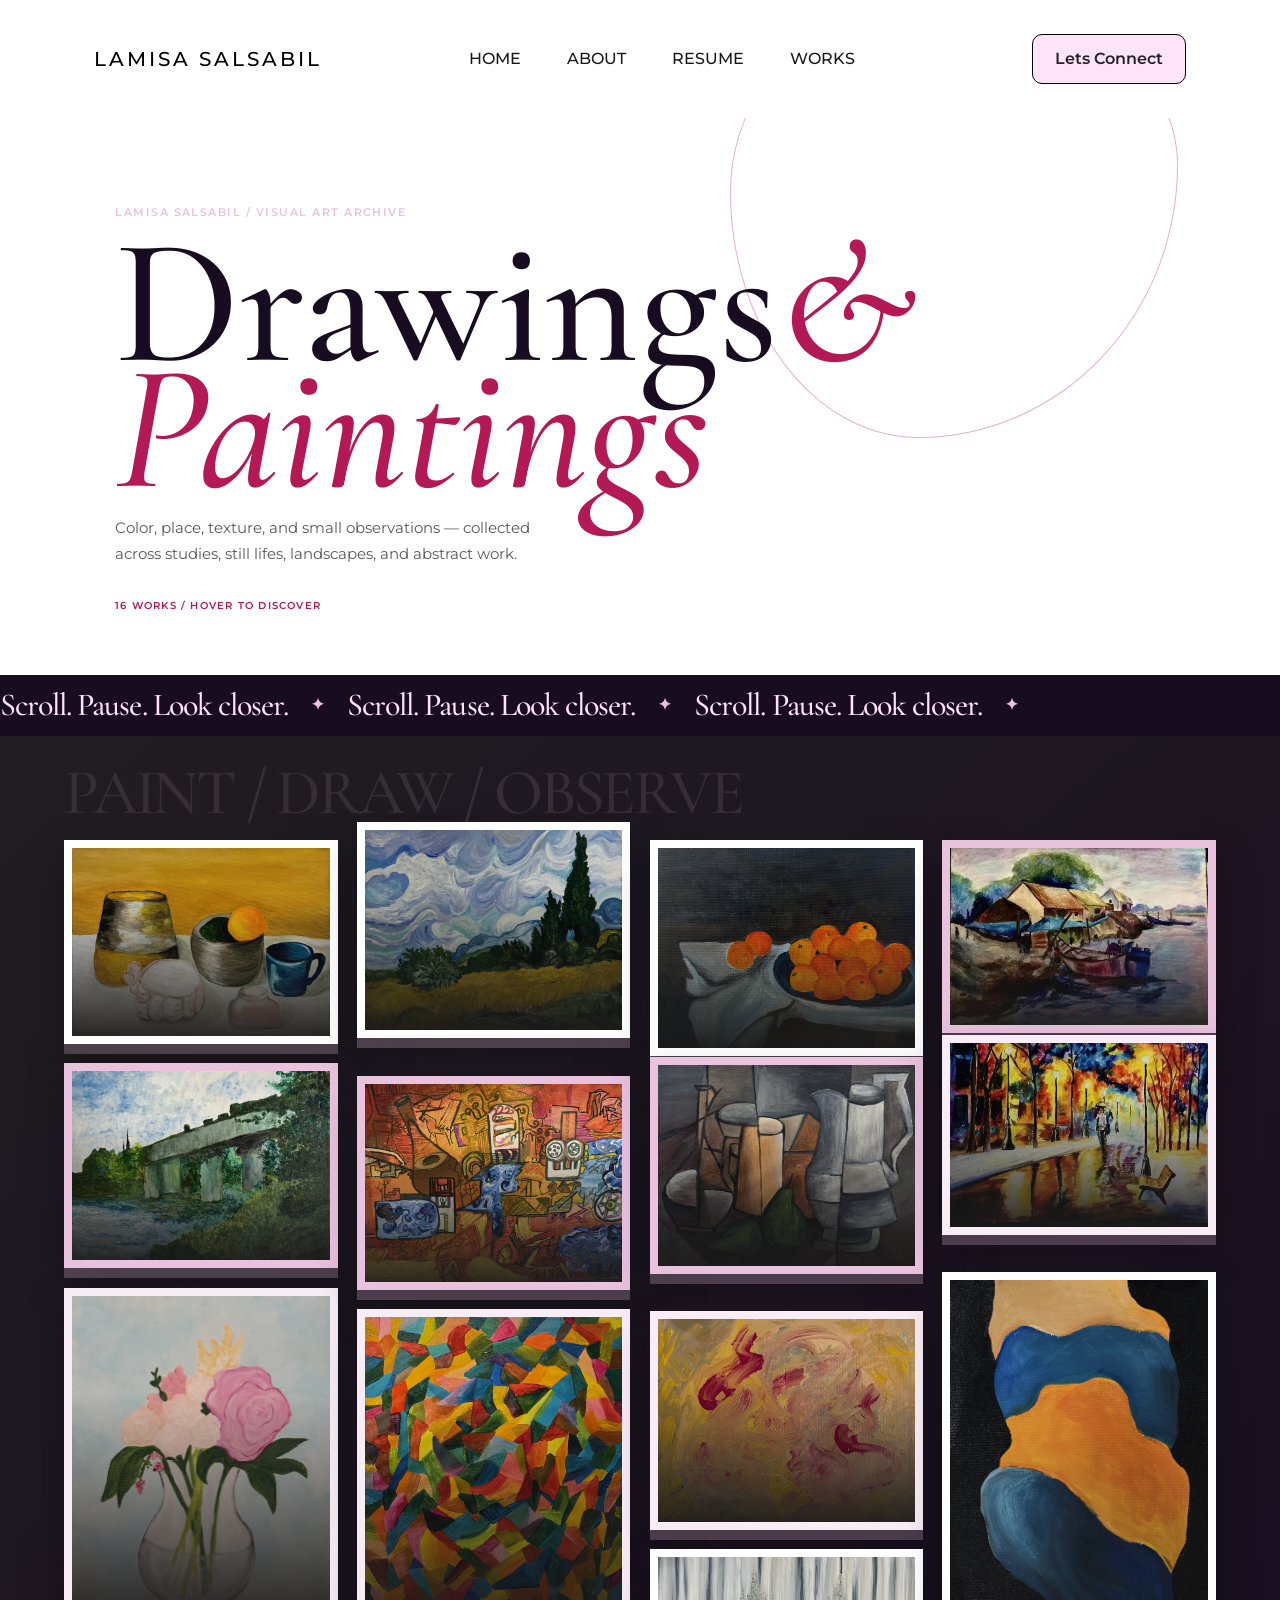
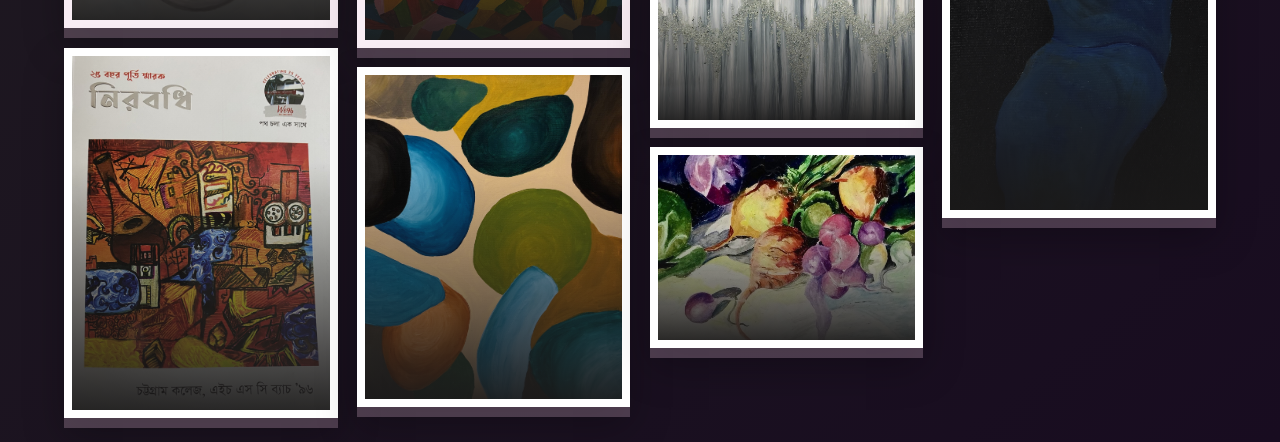
<file: drawings.html>
<!DOCTYPE html>
<html lang="en">
<head>
	  <meta charset="UTF-8">
    <meta name="viewport" content="width=device-width, initial-scale=1.0">
    <meta name="title" content="Lamisa Salsabil">
    <meta name="description" content="layout ">
    <meta name="keywords" content="portfolio, design, fordham, university, visual, art, storyteller">
    <meta name="robots" content="index, follow">
    <meta http-equiv="Content-Type" content="text/html; charset=utf-8">
    <meta name="language" content="English">
    <meta name="revisit-after" content="30 days">
    <meta name="author" content="Abu Bakr">
	  <title>Lamisa Salsabil</title>

    <!-- fav icon -->
    <link rel="shortcut icon" href="images/lsalsabil.png" type="images/x-icon">

    <!-- css sytlesheet link -->
    <link rel="stylesheet" href="vendor/bs/css/bootstrap.css">
    <link rel="stylesheet" href="https://cdn.jsdelivr.net/npm/bootstrap-icons@1.11.0/font/bootstrap-icons.css">
    <!-- <link rel="stylesheet" href="vendor/bs/css/bootstrap.min.css"> -->
	  <link rel="stylesheet" href="css/style.css">
      <link rel="stylesheet" href="css/media.css">



    <!-- font links -->
    <link rel="preconnect" href="https://fonts.googleapis.com">
    <link rel="preconnect" href="https://fonts.gstatic.com" crossorigin>

    <link href="https://fonts.googleapis.com/css2?family=Cormorant+Garamond:wght@300;400;500;600;700&family=Montserrat:wght@300;400;500;600&display=swap" rel="stylesheet">
</head>
<body class="bd-w drab">
    <!-- header start -->
    <header class="head">
        <!-- <div class="head-top">
            <div class="container">
                <h4>Crafting ideas into meaningful visual experiences.</h4>
            </div>
        </div> -->
        <div class="head-bottom">
            <div class="container">
                <nav class="navbar navbar-expand-lg bg-body-tertiary">
                    <div class="container-fluid">
                        <a class="navbar-brand logo" href="index.html">Lamisa Salsabil</a>
                        <button class="navbar-toggler" type="button" data-bs-toggle="collapse" data-bs-target="#navbarSupportedContent" aria-controls="navbarSupportedContent" aria-expanded="false" aria-label="Toggle navigation">
                        <span class="navbar-toggler-icon togicon"><i class="bi bi-list"></i></span>
                        </button>
                        <div class="menu collapse navbar-collapse" id="navbarSupportedContent">
                            <ul class="navbar-nav m-auto mb-2 mb-lg-0">
                                <li class="nav-item">
                                    <a class="nav-link nlc active act" aria-current="page" href="index.html">Home</a>
                                </li>
                                <li class="nav-item">
                                    <a class="nav-link nlc" href="about.html">About</a>
                                </li>
                                <li class="nav-item">
                                    <a class="nav-link nlc" href="resume.html">Resume</a>
                                </li>
                                <li class="nav-item">
                                    <a class="nav-link nlc" href="work.html">Works</a>
                                </li>
                            </ul>
                            <div class="btn-lc">
                                <a target="_blank" href="https://mail.google.com/mail/?view=cm&fs=1&to=lsalsabil0520@gmail.com?subject=Portfolio Inquiry&body=Hello Lamisa, I would like to discuss..." class="btn ms-auto">Lets Connect</a>
                            </div>
                        </div>
                    </div>
                </nav>
            </div>
        </div>
    </header>

    <!-- header end -->

    <main class="gallery-page">
      <header class="gallery-intro">
        <p class="eyebrow">Lamisa Salsabil / Visual art archive</p>
        <h1>Drawings<em>&amp; Paintings</em></h1>
        <p>Color, place, texture, and small observations — collected across studies, still lifes, landscapes, and abstract work.</p>
        <span class="gallery-count">16 works / Hover to discover</span>
      </header>

      <div class="gallery-marquee" aria-hidden="true">
        <div><span>Scroll. Pause. Look closer.</span><b>✦</b><span>Scroll. Pause. Look closer.</span><b>✦</b><span>Scroll. Pause. Look closer.</span><b>✦</b></div>
      </div>

      <div id="artGallery" class="art-gallery" aria-label="Drawings and paintings gallery">
        <article class="gallery-card card-tall" data-title="Still Life Study" data-detail="Painting study / 01">
          <img src="assets/paintings/painting-01.jpg" alt="Still life painting" />
          <div class="card-detail"><span>01</span><h2>Still Life Study</h2><p>Painting study</p><i>View ↗</i></div>
        </article>
        <article class="gallery-card card-wide" data-title="Painting Study II" data-detail="Color and composition / 02">
          <img src="assets/paintings/painting-02.jpg" alt="Abstract painting study" />
          <div class="card-detail"><span>02</span><h2>Painting Study II</h2><p>Color and composition</p><i>View ↗</i></div>
        </article>
        <article class="gallery-card" data-title="Painting Study III" data-detail="Mixed media / 03">
          <img src="assets/paintings/painting-03.jpg" alt="Painting study" />
          <div class="card-detail"><span>03</span><h2>Painting Study III</h2><p>Mixed media</p><i>View ↗</i></div>
        </article>
        <article class="gallery-card card-tall" data-title="Painting Study IV" data-detail="Visual exploration / 04">
          <img src="assets/paintings/painting-04.jpg" alt="Painting study" />
          <div class="card-detail"><span>04</span><h2>Painting Study IV</h2><p>Visual exploration</p><i>View ↗</i></div>
        </article>
        <article class="gallery-card" data-title="Painting Study V" data-detail="Color study / 05">
          <img src="assets/paintings/painting-05.jpg" alt="Painting study" />
          <div class="card-detail"><span>05</span><h2>Painting Study V</h2><p>Color study</p><i>View ↗</i></div>
        </article>
        <article class="gallery-card card-wide" data-title="Painting Study VI" data-detail="Mixed media / 06">
          <img src="assets/paintings/painting-06.jpg" alt="Painting study" />
          <div class="card-detail"><span>06</span><h2>Painting Study VI</h2><p>Mixed media</p><i>View ↗</i></div>
        </article>
        <article class="gallery-card card-tall" data-title="Painting Study VII" data-detail="Visual exploration / 07">
          <img src="assets/paintings/painting-07.jpg" alt="Painting study" />
          <div class="card-detail"><span>07</span><h2>Painting Study VII</h2><p>Visual exploration</p><i>View ↗</i></div>
        </article>
        <article class="gallery-card" data-title="Painting Study VIII" data-detail="Color study / 08">
          <img src="assets/paintings/painting-08.jpg" alt="Painting study" />
          <div class="card-detail"><span>08</span><h2>Painting Study VIII</h2><p>Color study</p><i>View ↗</i></div>
        </article>
        <article class="gallery-card card-wide" data-title="Painting Study IX" data-detail="Mixed media / 09">
          <img src="assets/paintings/painting-09.jpg" alt="Painting study" />
          <div class="card-detail"><span>09</span><h2>Painting Study IX</h2><p>Mixed media</p><i>View ↗</i></div>
        </article>
        <article class="gallery-card" data-title="Painting Study X" data-detail="Visual exploration / 10">
          <img src="assets/paintings/painting-10.jpg" alt="Painting study" />
          <div class="card-detail"><span>10</span><h2>Painting Study X</h2><p>Visual exploration</p><i>View ↗</i></div>
        </article>
        <article class="gallery-card card-tall" data-title="Painting Study XI" data-detail="Color study / 11">
          <img src="assets/paintings/painting-11.jpg" alt="Painting study" />
          <div class="card-detail"><span>11</span><h2>Painting Study XI</h2><p>Color study</p><i>View ↗</i></div>
        </article>
        <article class="gallery-card" data-title="Painting Study XII" data-detail="Mixed media / 12">
          <img src="assets/paintings/painting-16.jpg" alt="Painting study" />
          <div class="card-detail"><span>12</span><h2>Silver Current</h2><p>Mixed media</p><i>View ↗</i></div>
        </article>
        <article class="gallery-card card-wide" data-title="Harvest Still Life" data-detail="Watercolor / 13">
          <img src="assets/paintings/painting-13.jpg" alt="Colorful fruit still life painting" />
          <div class="card-detail"><span>13</span><h2>Harvest Still Life</h2><p>Watercolor</p><i>View ↗</i></div>
        </article>
        <article class="gallery-card card-wide" data-title="Riverbank" data-detail="Watercolor landscape / 14">
          <img src="assets/paintings/painting-14.jpg" alt="Watercolor riverside landscape painting" />
          <div class="card-detail"><span>14</span><h2>Riverbank</h2><p>Watercolor landscape</p><i>View ↗</i></div>
        </article>
        <article class="gallery-card card-wide" data-title="City Lights" data-detail="Night scene / 15">
          <img src="assets/paintings/painting-15.jpg" alt="Colorful painting of a park at night" />
          <div class="card-detail"><span>15</span><h2>City Lights</h2><p>Night scene</p><i>View ↗</i></div>
        </article>
        <article class="gallery-card card-tall" data-title="Silver Current" data-detail="Abstract painting / 16">
          <img src="assets/paintings/painting-12.jpg" alt="Silver and grey abstract painting" />
          <div class="card-detail"><span>16</span><h2>Painting Study XII</h2><p>Abstract painting</p><i>View ↗</i></div>
        </article>
      </div>
    </main>

    <dialog id="artDialog" class="art-dialog">
      <button class="dialog-close" type="button" aria-label="Close artwork preview">×</button>
      <img id="dialogImage" alt="" />
      <div><p id="dialogDetail"></p><h2 id="dialogTitle"></h2></div>
    </dialog>
    </main>

    <!--  -->
    <!-- <section class="contact">
        <div class="container">
            <div class="cont-text">
                <div class="cc-text">
                    <p class="con-p1">Contact</p>
                    <h1 class="con-h1">Let's Connect</h1>
                    <p class="con-p2">Always excited to meet fellow creatives, exchange ideas, and build <br>something meaningful.</p>
                </div>

                <div class="con-info">
                    <div class="row">
                        <div class="offset-lg-2 col-lg-3">
                            <div class="cmail">
                                <a target="_blank" href="https://mail.google.com/mail/?view=cm&fs=1&to=lsalsabil0520@gmail.com?subject=Portfolio Inquiry&body=Hello Lamisa, I would like to discuss...">lsalsabil0520@gmail.com</a>
                            </div>
                        </div>
                        <div class="col-lg-3">
                            <div class="cnum">
                                <a href="tel:+1 (929) 393-4497">  +1 (929) 393 4497</a>
                            </div>
                        </div>
                        <div class="col-lg-4">
                            <div class="cloc">
                                <a target="_blank" href="https://maps.app.goo.gl/GKYGActFXGjX47QH6">Queens, NY</a>
                            </div>
                        </div>
                    </div>
                </div>
            </div>
        </div>
    </section> -->
    <!-- contant ends -->

    <!-- footer starts -->
    <!-- <footer>
        <div class="fftt">
        <div class="container">
            <div class="foot-top">
                <div class="row">
                <div class="col-lg-4">
                    <div class="fll">
                    <a class="navbar-brand logo foot-logo" href="index.html">Lamisa Salsabil</a>
                    <p class="flogo-sub">Passion Fueled By Creativity Across Design, Branding, Marketing & Engagement.</p>
                    </div>
                </div>
                <div class="offset-lg-5 col-lg-3">
                    <div class="fright">
                        <p>Social</p>
                        <ul class="nav">
                           <li class="nav-item">
                                <a class="nav-link active" aria-current="page" href="www.linkedin.com/in/lamisasalsabil"><i class="bi bi-linkedin"></i></a>
                           </li>
                           <li class="nav-item">
                                <a class="nav-link" href="https://www.instagram.com/lamisasalsabil/"><i class="bi bi-instagram"></i></a>
                           </li>
                        </ul>
                    </div>
                </div>
            </div>
            </div>
        </div> 
        </div>   -->

            <!-- <div class="foot-mid">
                <div class="container">
               <div class="row">
                    <div class="col-lg fcl">
                    <div class="fm-img">
                        <img src="images/1.png" alt="lsalsabil">
                    </div>
                </div>
                <div class="col-lg fcl">
                    <div class="fm-img">
                        <img src="images/2.jpeg" alt="lsalsabil">
                    </div>
                </div>
                <div class="col-lg fcl">
                    <div class="fm-img">
                        <img src="images/4.png" alt="lsalsabil">
                    </div>
                </div>
                <div class="col-lg fcl">
                    <div class="fm-img">
                        <img src="images/3.png" alt="lsalsabil">
                    </div>
                </div>
                <div class="col-lg fcl">
                    <div class="fm-img">
                        <img src="images/5.png" alt="lsalsabil">
                    </div>
               </div>
                </div>
                </div>
        </div> -->

       
    <!-- footer ends -->












    <!-- js links -->
    <script src="vendor/bs/js/bootstrap.bundle.min.js"></script>
    <script src="js/script.js"></script>
</body>
</html>
</file>
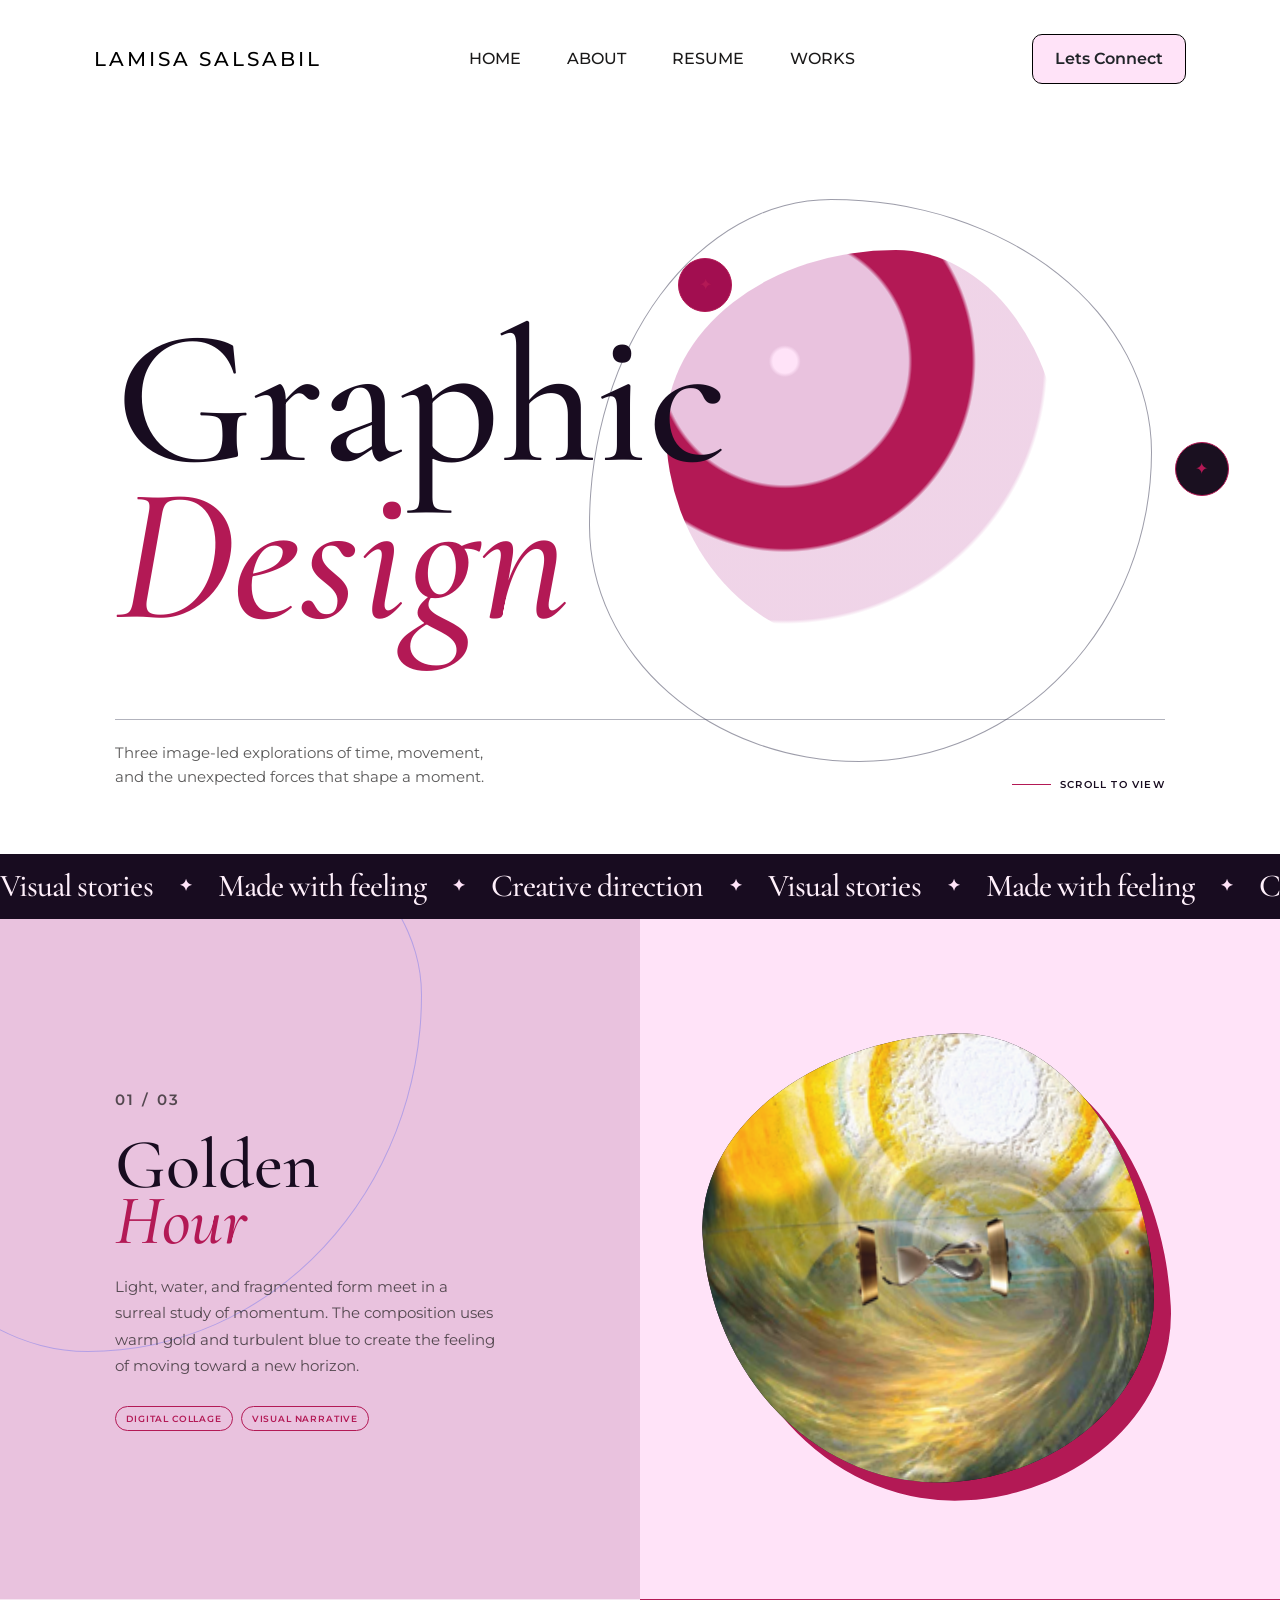
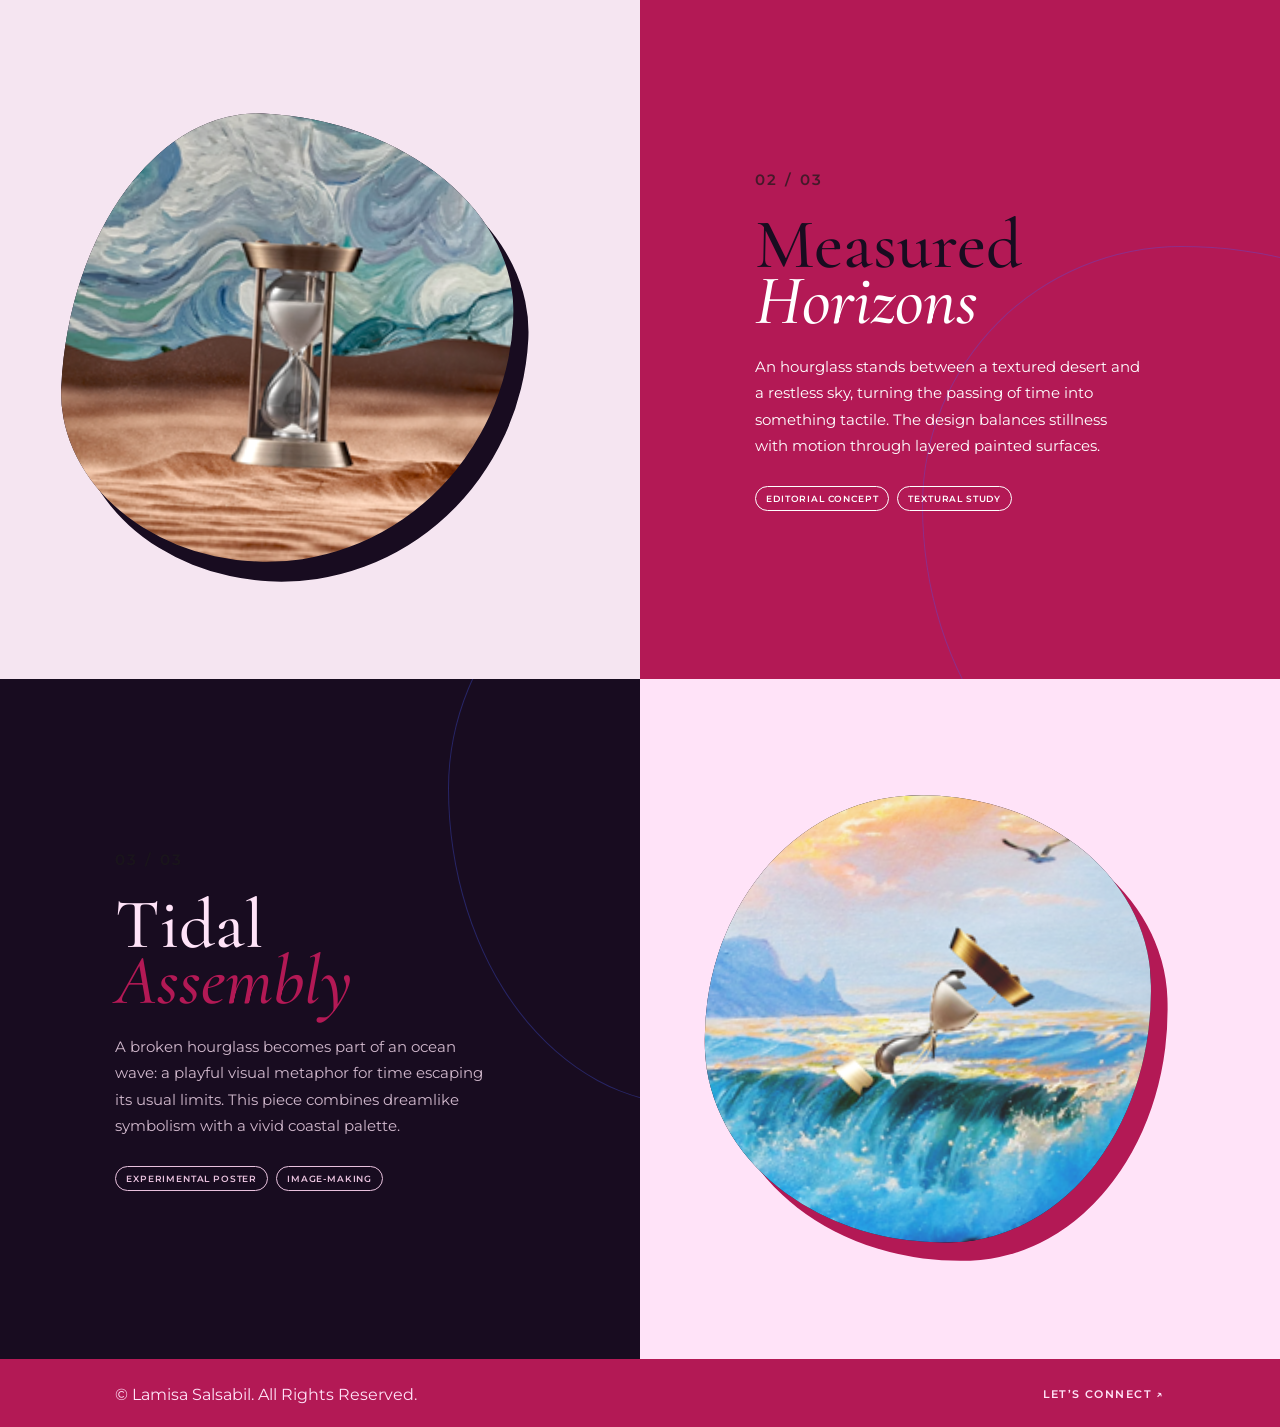
<file: graph.html>
<!DOCTYPE html>
<html lang="en">
<head>
	  <meta charset="UTF-8">
    <meta name="viewport" content="width=device-width, initial-scale=1.0">
    <meta name="title" content="Lamisa Salsabil">
    <meta name="description" content="layout ">
    <meta name="keywords" content="portfolio, design, fordham, university, visual, art, storyteller">
    <meta name="robots" content="index, follow">
    <meta http-equiv="Content-Type" content="text/html; charset=utf-8">
    <meta name="language" content="English">
    <meta name="revisit-after" content="30 days">
    <meta name="author" content="Abu Bakr">
	  <title>Lamisa Salsabil</title>

    <!-- fav icon -->
    <link rel="shortcut icon" href="images/lsalsabil.png" type="images/x-icon">

    <!-- css sytlesheet link -->
    <link rel="stylesheet" href="vendor/bs/css/bootstrap.css">
    <link rel="stylesheet" href="https://cdn.jsdelivr.net/npm/bootstrap-icons@1.11.0/font/bootstrap-icons.css">
    <!-- <link rel="stylesheet" href="vendor/bs/css/bootstrap.min.css"> -->
	  <link rel="stylesheet" href="css/style.css">
      <link rel="stylesheet" href="css/media.css">



    <!-- font links -->
    <link rel="preconnect" href="https://fonts.googleapis.com">
    <link rel="preconnect" href="https://fonts.gstatic.com" crossorigin>

    <link href="https://fonts.googleapis.com/css2?family=Cormorant+Garamond:wght@300;400;500;600;700&family=Montserrat:wght@300;400;500;600&display=swap" rel="stylesheet">
</head>
<body class="bd-w">
    <!-- header start -->
    <header class="head">
        <!-- <div class="head-top">
            <div class="container">
                <h4>Crafting ideas into meaningful visual experiences.</h4>
            </div>
        </div> -->
        <div class="head-bottom">
            <div class="container">
                <nav class="navbar navbar-expand-lg bg-body-tertiary">
                    <div class="container-fluid">
                        <a class="navbar-brand logo" href="index.html">Lamisa Salsabil</a>
                        <button class="navbar-toggler" type="button" data-bs-toggle="collapse" data-bs-target="#navbarSupportedContent" aria-controls="navbarSupportedContent" aria-expanded="false" aria-label="Toggle navigation">
                        <span class="navbar-toggler-icon togicon"><i class="bi bi-list"></i></span>
                        </button>
                        <div class="menu collapse navbar-collapse" id="navbarSupportedContent">
                            <ul class="navbar-nav m-auto mb-2 mb-lg-0">
                                <li class="nav-item">
                                    <a class="nav-link nlc active act" aria-current="page" href="index.html">Home</a>
                                </li>
                                <li class="nav-item">
                                    <a class="nav-link nlc" href="about.html">About</a>
                                </li>
                                <li class="nav-item">
                                    <a class="nav-link nlc" href="resume.html">Resume</a>
                                </li>
                                <li class="nav-item">
                                    <a class="nav-link nlc" href="work.html">Works</a>
                                </li>
                            </ul>
                            <div class="btn-lc">
                                <a target="_blank" href="https://mail.google.com/mail/?view=cm&fs=1&to=lsalsabil0520@gmail.com?subject=Portfolio Inquiry&body=Hello Lamisa, I would like to discuss..." class="btn ms-auto">Lets Connect</a>
                            </div>
                        </div>
                    </div>
                </nav>
            </div>
        </div>
    </header>

    <!-- header end -->

    <main>
      <section class="graphic-hero" aria-labelledby="page-title">
        <div class="hero-orbit orbit-one" aria-hidden="true">✦</div>
        <div class="hero-orbit orbit-two" aria-hidden="true">✦</div>
        <div class="container-fluid px-0">
          <!-- <p class="eyebrow">Selected visual studies / 2026</p> -->
          <h1 id="page-title"><span>Graphic</span><em>Design</em></h1>
          <div class="hero-footer">
            <p>Three image-led explorations of time, movement, and the unexpected forces that shape a moment.</p>
            <span class="scroll-prompt" aria-hidden="true"><i></i> Scroll to view</span>
          </div>
        </div>
      </section>

      <div class="creative-marquee" aria-label="Creative disciplines">
        <div class="creative-marquee-track">
          <span>Visual stories</span><b>✦</b><span>Made with feeling</span><b>✦</b><span>Creative direction</span><b>✦</b><span>Visual stories</span><b>✦</b><span>Made with feeling</span><b>✦</b><span>Creative direction</span><b>✦</b>
        </div>
      </div>

      <section class="project-section project-gold" aria-labelledby="sunlit-current-title">
        <div class="container-fluid px-0">
          <div class="row g-0 align-items-center">
            <div class="col-lg-6 project-copy reveal-item2">
              <p class="project-number">01 / 03</p>
              <h2 id="sunlit-current-title">Golden<br /><em>Hour</em></h2>
              <p>Light, water, and fragmented form meet in a surreal study of momentum. The composition uses warm gold and turbulent blue to create the feeling of moving toward a new horizon.</p>
              <div class="project-tags"><span>Digital collage</span><span>Visual narrative</span></div>
            </div>
            <div class="col-lg-6 project-art reveal-item2">
              <div class="art-frame art-frame-gold tilt-card">
                <img src="images/graph1.png" alt="Surreal gold and ocean graphic design composition" />
                <span class="frame-mark" aria-hidden="true">01</span>
              </div>
            </div>
          </div>
        </div>
      </section>

      <section class="project-section project-sand" aria-labelledby="measured-horizons-title">
        <div class="container-fluid px-0">
          <div class="row g-0 align-items-center flex-lg-row-reverse">
            <div class="col-lg-6 project-copy reveal-item2">
              <p class="project-number">02 / 03</p>
              <h2 id="measured-horizons-title">Measured<br /><em class="measure">Horizons</em></h2>
              <p class="measp">An hourglass stands between a textured desert and a restless sky, turning the passing of time into something tactile. The design balances stillness with motion through layered painted surfaces.</p>
              <div class="project-tags ptsp"><span>Editorial concept</span><span>Textural study</span></div>
            </div>
            <div class="col-lg-6 project-art reveal-item2">
              <div class="art-frame art-frame-sand tilt-card">
                <img src="images/graph2.png" />
                <span class="frame-mark" aria-hidden="true">02</span>
              </div>
            </div>
          </div>
        </div>
      </section>

      <section class="project-section project-tide" aria-labelledby="tidal-assembly-title">
        <div class="container-fluid px-0">
          <div class="row g-0 align-items-center">
            <div class="col-lg-6 project-copy reveal-item2">
              <p class="project-number">03 / 03</p>
              <h2 id="tidal-assembly-title">Tidal<br /><em>Assembly</em></h2>
              <p>A broken hourglass becomes part of an ocean wave: a playful visual metaphor for time escaping its usual limits. This piece combines dreamlike symbolism with a vivid coastal palette.</p>
              <div class="project-tags"><span>Experimental poster</span><span>Image-making</span></div>
            </div>
            <div class="col-lg-6 project-art reveal-item2">
              <div class="art-frame art-frame-tide tilt-card">
                <img src="images/graph3.png" />
                <span class="frame-mark" aria-hidden="true">03</span>
              </div>
            </div>
          </div>
        </div>
      </section>

      <footer class="graphic-footer">
        <p>&copy; Lamisa Salsabil. All Rights Reserved.</p>
        <a href="mailto:hello@example.com">Let’s connect <span aria-hidden="true">↗</span></a>
      </footer>

    <!-- contant starts -->
    <!-- <section class="contact">
        <div class="container">
            <div class="cont-text">
                <div class="cc-text">
                    <p class="con-p1">Contact</p>
                    <h1 class="con-h1">Let's Connect</h1>
                    <p class="con-p2">Always excited to meet fellow creatives, exchange ideas, and build <br>something meaningful.</p>
                </div>

                <div class="con-info">
                    <div class="row">
                        <div class="offset-lg-2 col-lg-3">
                            <div class="cmail">
                                <a target="_blank" href="https://mail.google.com/mail/?view=cm&fs=1&to=lsalsabil0520@gmail.com?subject=Portfolio Inquiry&body=Hello Lamisa, I would like to discuss...">lsalsabil0520@gmail.com</a>
                            </div>
                        </div>
                        <div class="col-lg-3">
                            <div class="cnum">
                                <a href="tel:+1 (929) 393-4497">  +1 (929) 393 4497</a>
                            </div>
                        </div>
                        <div class="col-lg-4">
                            <div class="cloc">
                                <a target="_blank" href="https://maps.app.goo.gl/GKYGActFXGjX47QH6">Queens, NY</a>
                            </div>
                        </div>
                    </div>
                </div>
            </div>
        </div>
    </section> -->
    <!-- contant ends -->

    <!-- footer starts -->
    <!-- <footer>
        <div class="fftt">
        <div class="container">
            <div class="foot-top">
                <div class="row">
                <div class="col-lg-4">
                    <div class="fll">
                    <a class="navbar-brand logo foot-logo" href="index.html">Lamisa Salsabil</a>
                    <p class="flogo-sub">Passion Fueled By Creativity Across Design, Branding, Marketing & Engagement.</p>
                    </div>
                </div>
                <div class="offset-lg-5 col-lg-3">
                    <div class="fright">
                        <p>Social</p>
                        <ul class="nav">
                           <li class="nav-item">
                                <a class="nav-link active" aria-current="page" href="www.linkedin.com/in/lamisasalsabil"><i class="bi bi-linkedin"></i></a>
                           </li>
                           <li class="nav-item">
                                <a class="nav-link" href="https://www.instagram.com/lamisasalsabil/"><i class="bi bi-instagram"></i></a>
                           </li>
                        </ul>
                    </div>
                </div>
            </div>
            </div>
        </div> 
        </div>   -->

            <!-- <div class="foot-mid">
                <div class="container">
               <div class="row">
                    <div class="col-lg fcl">
                    <div class="fm-img">
                        <img src="images/1.png" alt="lsalsabil">
                    </div>
                </div>
                <div class="col-lg fcl">
                    <div class="fm-img">
                        <img src="images/2.jpeg" alt="lsalsabil">
                    </div>
                </div>
                <div class="col-lg fcl">
                    <div class="fm-img">
                        <img src="images/4.png" alt="lsalsabil">
                    </div>
                </div>
                <div class="col-lg fcl">
                    <div class="fm-img">
                        <img src="images/3.png" alt="lsalsabil">
                    </div>
                </div>
                <div class="col-lg fcl">
                    <div class="fm-img">
                        <img src="images/5.png" alt="lsalsabil">
                    </div>
               </div>
                </div>
                </div>
        </div> -->

       
    <!-- footer ends -->












    <!-- js links -->
    <script src="vendor/bs/js/bootstrap.bundle.min.js"></script>
    <script src="js/script.js"></script>
</body>
</html>
</file>
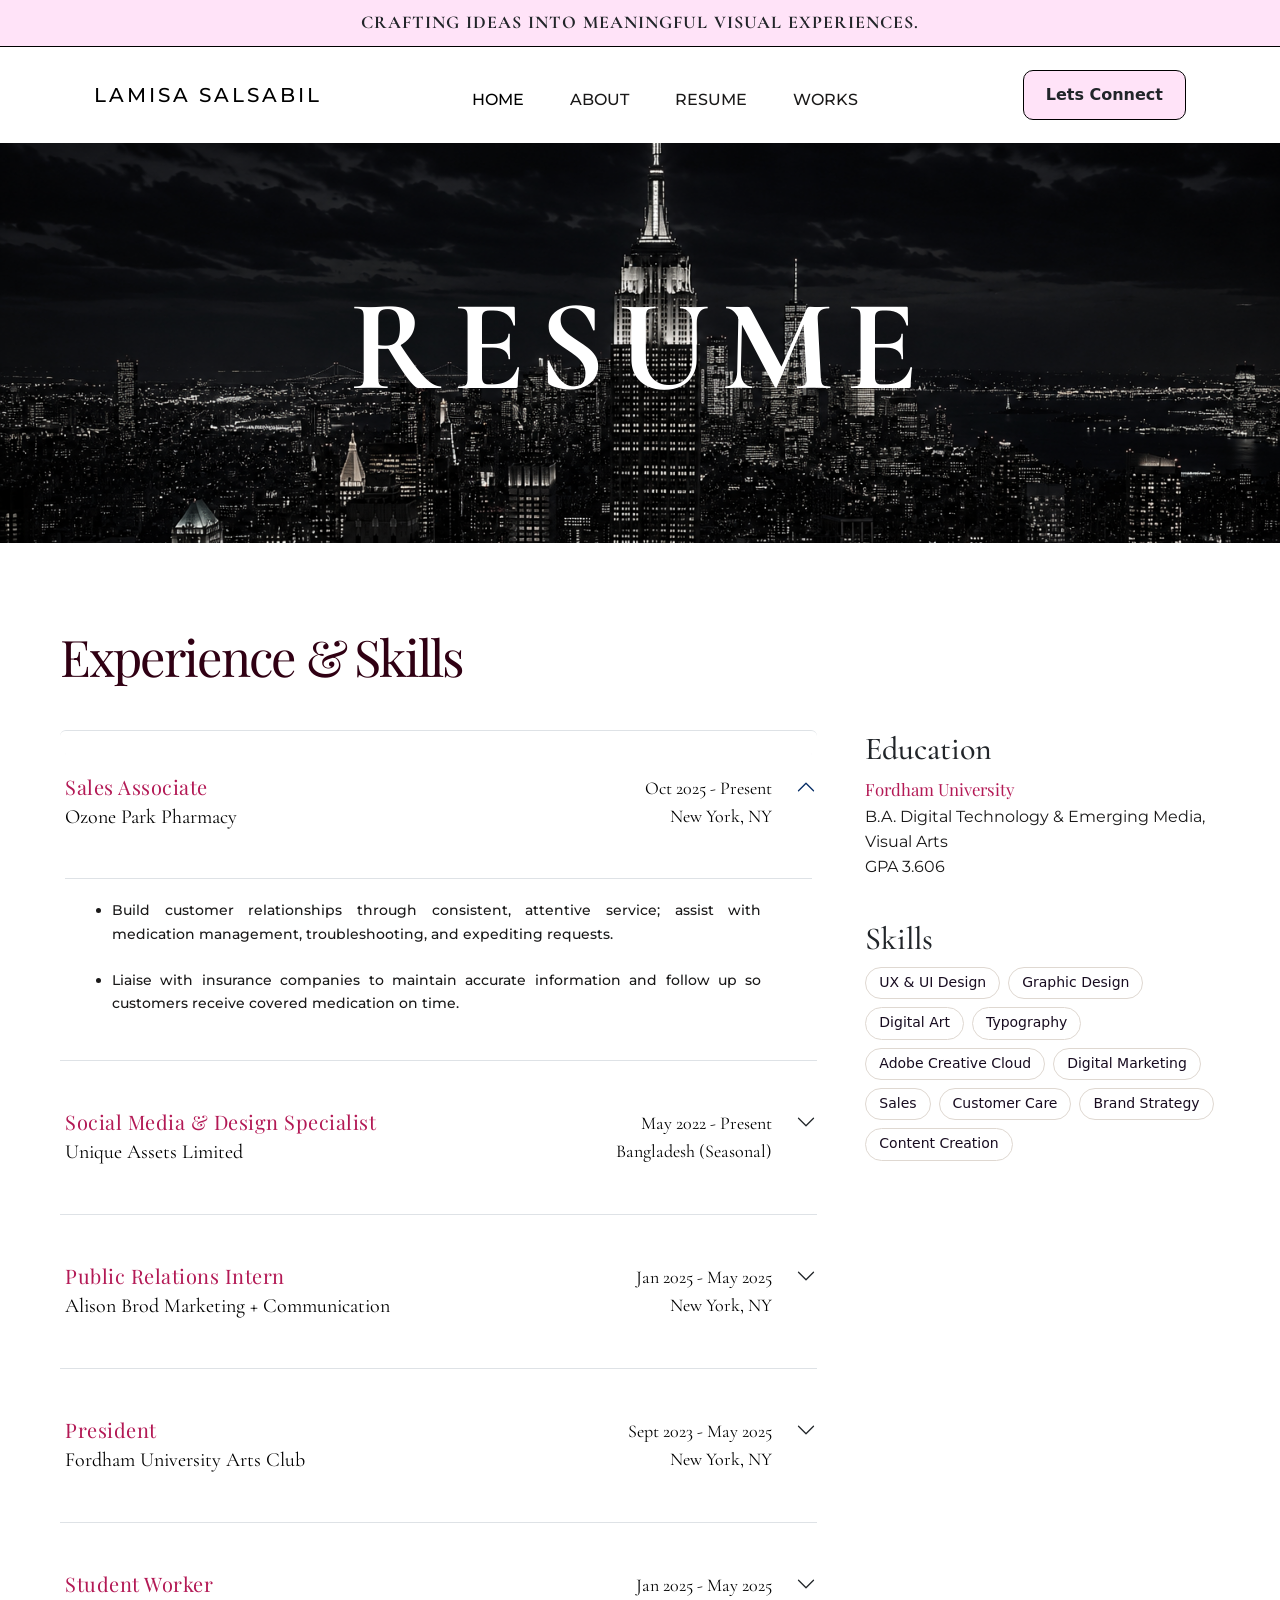
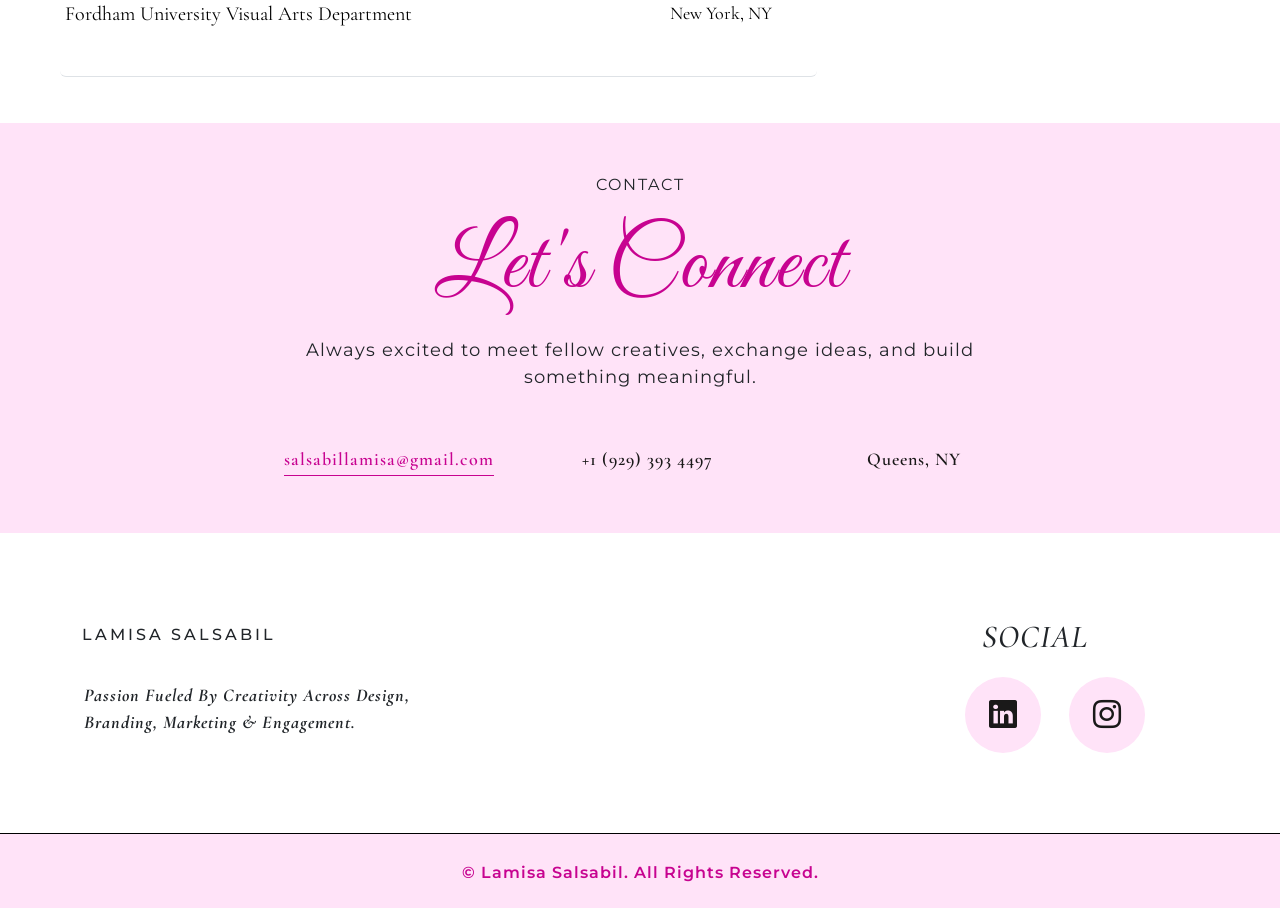
<file: resume.html>
<!DOCTYPE html>
<html lang="en">
<head>
	  <meta charset="UTF-8">
    <meta name="viewport" content="width=device-width, initial-scale=1.0">
    <meta name="title" content="Lamisa Salsabil">
    <meta name="description" content="layout ">
    <meta name="keywords" content="portfolio, design, fordham, university, visual, art, storyteller">
    <meta name="robots" content="index, follow">
    <meta http-equiv="Content-Type" content="text/html; charset=utf-8">
    <meta name="language" content="English">
    <meta name="revisit-after" content="30 days">
    <meta name="author" content="Abu Bakr">
	  <title>Lamisa Salsabil</title>

    <!-- fav icon -->
    <link rel="shortcut icon" href="images/herro.jpeg" type="images/x-icon">

    <!-- css sytlesheet link -->
    <link rel="stylesheet" href="vendor/bs/css/bootstrap.css">
    <link rel="stylesheet" href="https://cdn.jsdelivr.net/npm/bootstrap-icons@1.11.0/font/bootstrap-icons.css">
    <!-- <link rel="stylesheet" href="vendor/bs/css/bootstrap.min.css"> -->
	  <link rel="stylesheet" href="css/style.css">
      <link rel="stylesheet" href="css/media.css">



    <!-- font links -->
     <link
      href="https://cdn.jsdelivr.net/npm/bootstrap@5.3.3/dist/css/bootstrap.min.css"
      rel="stylesheet"
    />
    <link rel="preconnect" href="https://fonts.googleapis.com">
    <link rel="preconnect" href="https://fonts.gstatic.com" crossorigin>

    <link
      href="https://fonts.googleapis.com/css2?family=DM+Mono:wght@400;500&family=DM+Sans:wght@400;500&family=Playfair+Display:wght@400;500&display=swap"
      rel="stylesheet"
    />

    <link href="https://fonts.googleapis.com/css2?family=Cormorant+Garamond:wght@300;400;500;600;700&family=Montserrat:wght@300;400;500;600&display=swap" rel="stylesheet">
</head>
<body>
    <!-- header start -->
    <header class="head">
        <div class="head-top">
            <div class="container">
                <h4>Crafting ideas into meaningful visual experiences.</h4>
            </div>
        </div>
        <div class="head-bottom">
            <div class="container">
                <nav class="navbar navbar-expand-lg ">
                    <div class="container-fluid">
                        <a class="navbar-brand logo" href="index.html">Lamisa Salsabil</a>
                        <button class="navbar-toggler" type="button" data-bs-toggle="collapse" data-bs-target="#navbarSupportedContent" aria-controls="navbarSupportedContent" aria-expanded="false" aria-label="Toggle navigation">
                        <span class="navbar-toggler-icon togicon"><i class="bi bi-list"></i></span>
                        </button>
                        <div class="menu collapse navbar-collapse" id="navbarSupportedContent">
                            <ul class="navbar-nav m-auto mb-2 mb-lg-0">
                                <li class="nav-item">
                                    <a class="nav-link nlc active act" aria-current="page" href="index.html">Home</a>
                                </li>
                                <li class="nav-item">
                                    <a class="nav-link nlc" href="about.html">About</a>
                                </li>
                                <li class="nav-item">
                                    <a class="nav-link nlc" href="resume.html">Resume</a>
                                </li>
                                <li class="nav-item">
                                    <a class="nav-link nlc" href="work.html">Works</a>
                                </li>
                            </ul>
                            <div class="btn-lc">
                                <a target="_blank" href="https://mail.google.com/mail/?view=cm&fs=1&to=salsabillamisa@gmail.com?subject=Portfolio Inquiry&body=Hello Lamisa, I would like to discuss..." class="btn ms-auto">Lets Connect</a>
                            </div>
                        </div>
                    </div>
                </nav>
            </div>
        </div>
    </header>

    <!-- header end -->
    <!-- resume page part-1 starts -->
    <div class="resume-hero">
        <div class="container">
            <div class="rh-text">
                <h1>Resume</h1>
            </div>
        </div>
    </div>
    <!-- resume page part-1 ends -->
    <!-- resume page part-2 starts -->
    <section class="r-experience">
        <main class="resume-section">
      <div class="container-fluid px-0">
        <h1 class="exp-res">Experience <span>&amp;</span> Skills</h1>

        <div class="row g-5 resume-grid">
          <section class="col-lg-8" aria-labelledby="experience-heading">
            <div id="experience-list" class="accordion resume-accordion"></div>
          </section>

          <aside class="col-lg-4 sidebar">
            <section aria-labelledby="education-heading">
              <h2 id="education-heading .edu2">Education</h2>
              <div class="education-copy">
                <h3 class="uni-res">Fordham University</h3>
                <p class="res-p">B.A. Digital Technology &amp; Emerging Media,<br />Visual Arts</p>
                <p class="res-p">GPA 3.606</p>
              </div>
            </section>

            <section class="skills-section" aria-labelledby="skills-heading">
              <h2 id="skills-heading .edu2">Skills</h2>
              <div id="skills-list" class="skills-list" aria-label="Professional skills"></div>
            </section>
          </aside>
        </div>
      </div>
    </main>
    </section>
    <!-- resume page part-2 ends -->




    <!-- contant starts -->
    <section class="contact">
        <div class="container">
            <div class="cont-text">
                <div class="cc-text">
                    <p class="con-p1">Contact</p>
                    <h1 class="con-h1">Let's Connect</h1>
                    <p class="con-p2">Always excited to meet fellow creatives, exchange ideas, and build <br>something meaningful.</p>
                </div>

                <div class="con-info">
                    <div class="row">
                        <div class="offset-lg-2 col-lg-3">
                            <div class="cmail">
                                <a target="_blank" href="https://mail.google.com/mail/?view=cm&fs=1&to=salsabillamisa@gmail.com?subject=Portfolio Inquiry&body=Hello Lamisa, I would like to discuss...">salsabillamisa@gmail.com</a>
                            </div>
                        </div>
                        <div class="col-lg-3">
                            <div class="cnum">
                                <a href="tel:+1 (929) 393-4497">  +1 (929) 393 4497</a>
                            </div>
                        </div>
                        <div class="col-lg-4">
                            <div class="cloc">
                                <a target="_blank" href="https://maps.app.goo.gl/GKYGActFXGjX47QH6">Queens, NY</a>
                            </div>
                        </div>
                    </div>
                </div>
            </div>
        </div>
    </section>
    <!-- contant ends -->

    <!-- footer starts -->
    <footer>
        <div class="fftt">
        <div class="container">
            <div class="foot-top">
                <div class="row">
                <div class="col-lg-4">
                    <div class="fll">
                    <a class="navbar-brand logo foot-logo" href="index.html">Lamisa Salsabil</a>
                    <p class="flogo-sub">Passion Fueled By Creativity Across Design, Branding, Marketing & Engagement.</p>
                    </div>
                </div>
                <div class="offset-lg-5 col-lg-3">
                    <div class="fright">
                        <p>Social</p>
                        <ul class="nav">
                           <li class="nav-item">
                                <a class="nav-link active" aria-current="page" href="https://www.linkedin.com/in/lamisasalsabil" target="_blank" rel="noopener noreferrer"><i class="bi bi-linkedin"></i></a>
                           </li>
                           <li class="nav-item">
                                <a class="nav-link" href="https://www.instagram.com/artalike_/" target="_blank"><i class="bi bi-instagram"></i></a>
                           </li>
                        </ul>
                    </div>
                </div>
            </div>
            </div>
        </div> 
        </div>  

           <!--  <div class="foot-mid">
                <div class="container">
               <div class="row">
                    <div class="col-lg fcl">
                    <div class="fm-img">
                        <img src="images/1.png" alt="lsalsabil">
                    </div>
                </div>
                <div class="col-lg fcl">
                    <div class="fm-img">
                        <img src="images/2.jpeg" alt="lsalsabil">
                    </div>
                </div>
                <div class="col-lg fcl">
                    <div class="fm-img">
                        <img src="images/4.png" alt="lsalsabil">
                    </div>
                </div>
                <div class="col-lg fcl">
                    <div class="fm-img">
                        <img src="images/3.png" alt="lsalsabil">
                    </div>
                </div>
                <div class="col-lg fcl">
                    <div class="fm-img">
                        <img src="images/5.png" alt="lsalsabil">
                    </div>
               </div>
                </div>
                </div>
        </div> -->

        <div class="foot-down">
            <div class="container">
                <p>&copy; Lamisa Salsabil. All Rights Reserved.</p>
            </div>
        </div>
    </footer>
    <!-- footer ends -->












    <!-- js links -->
    <script src="vendor/bs/js/bootstrap.bundle.min.js"></script>
    <script src="js/script.js"></script>
</body>
</html>
</file>
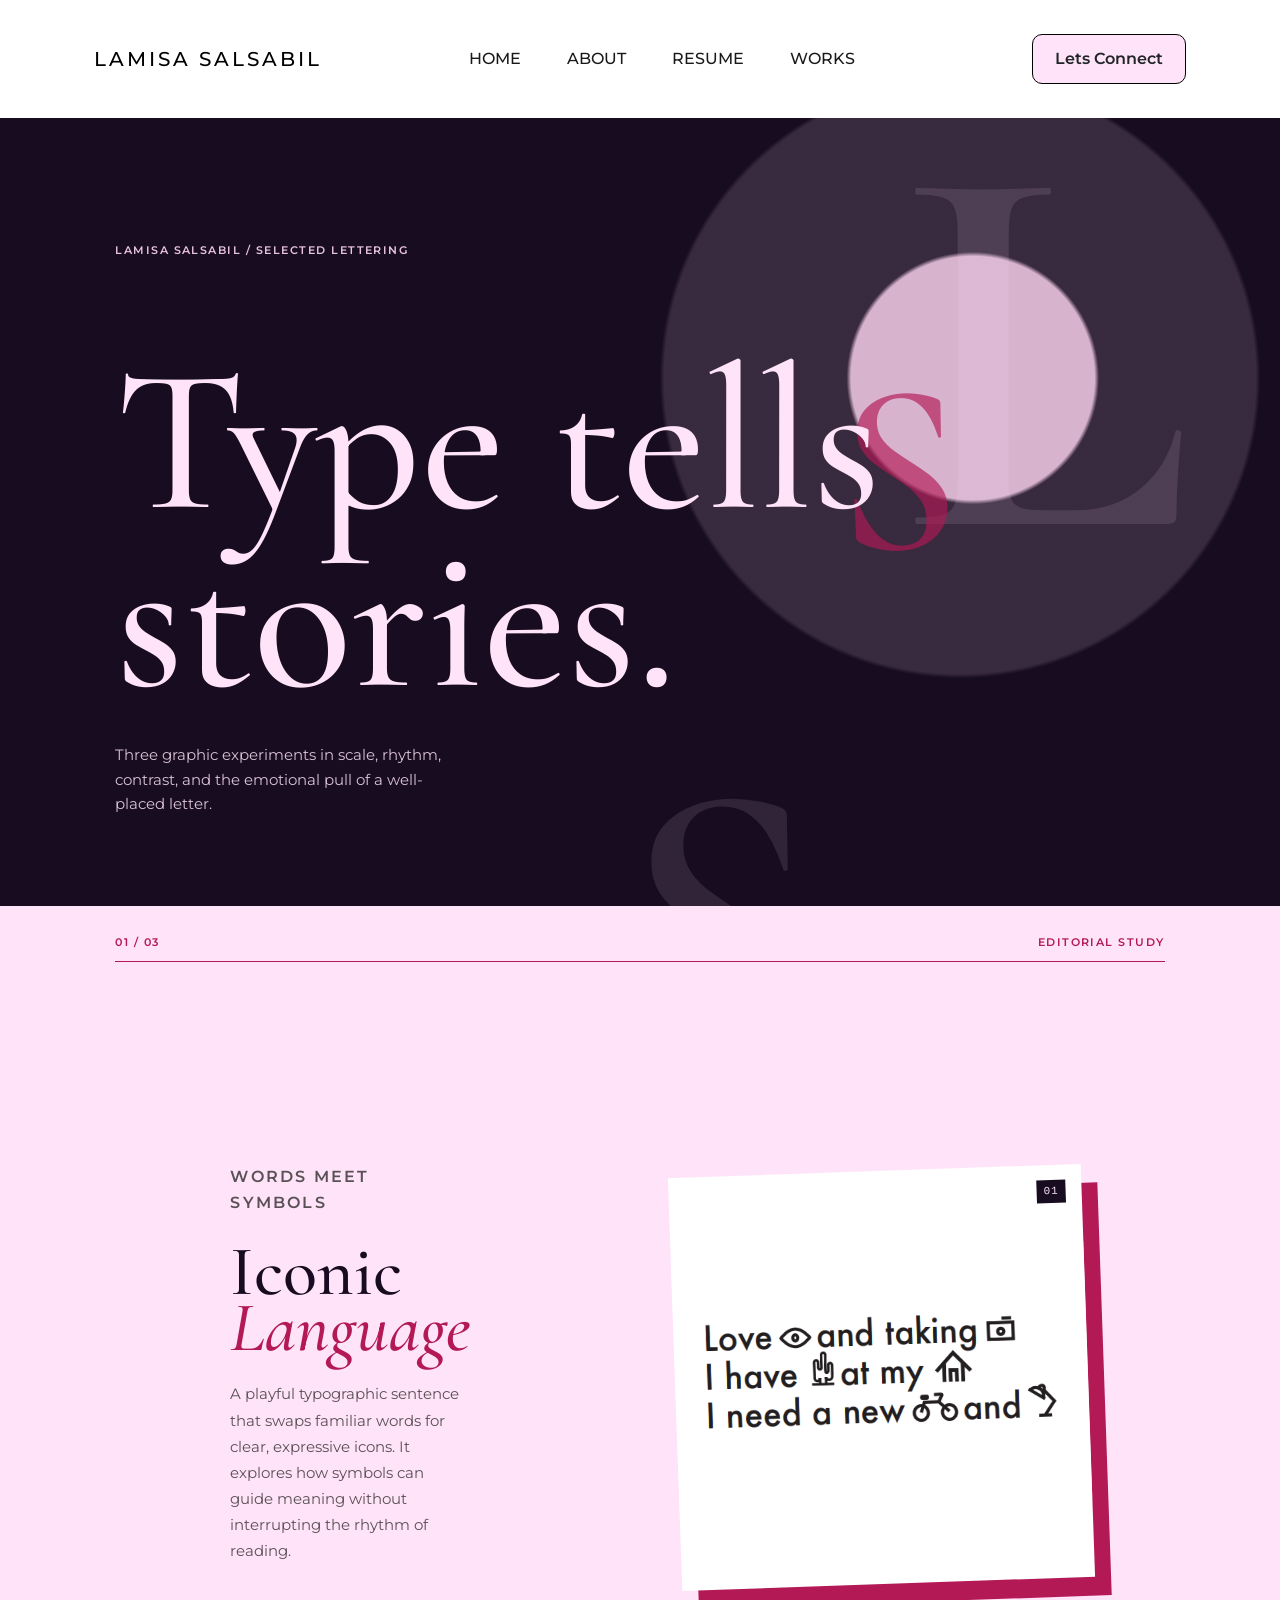
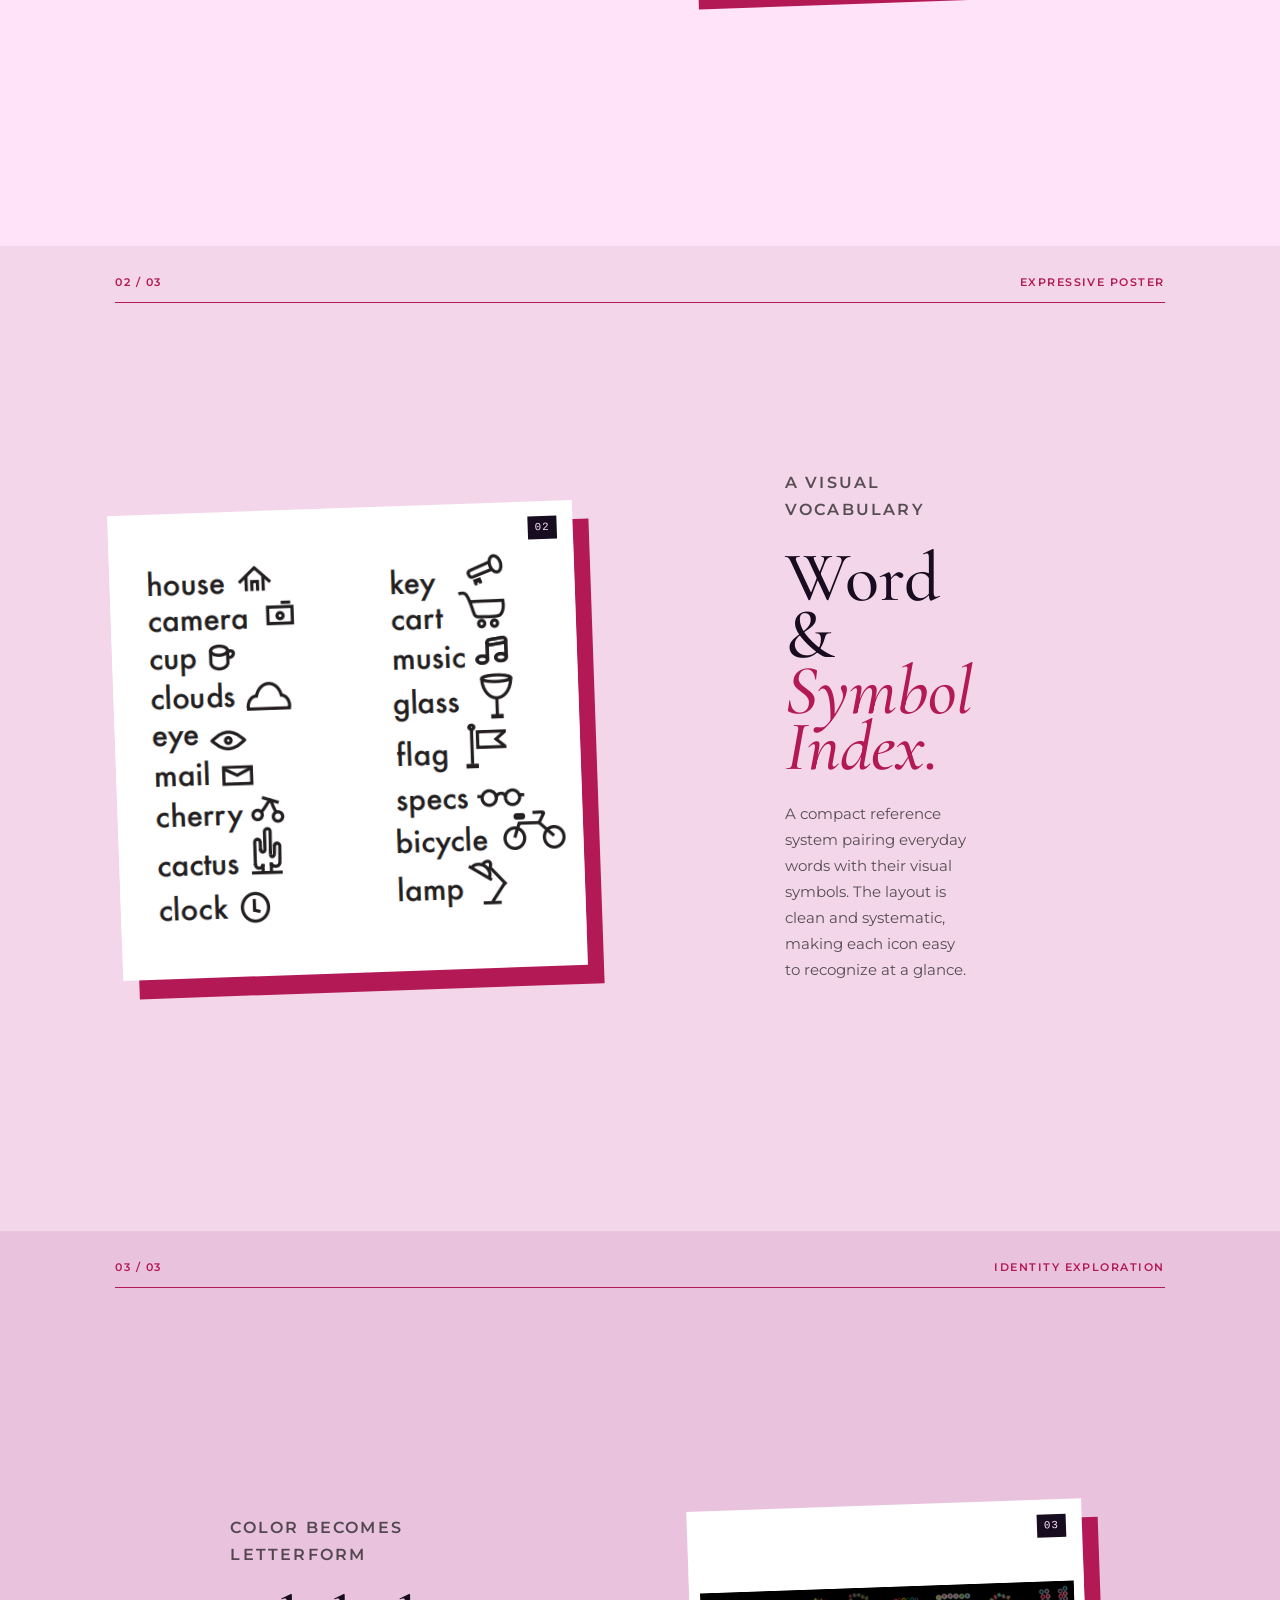
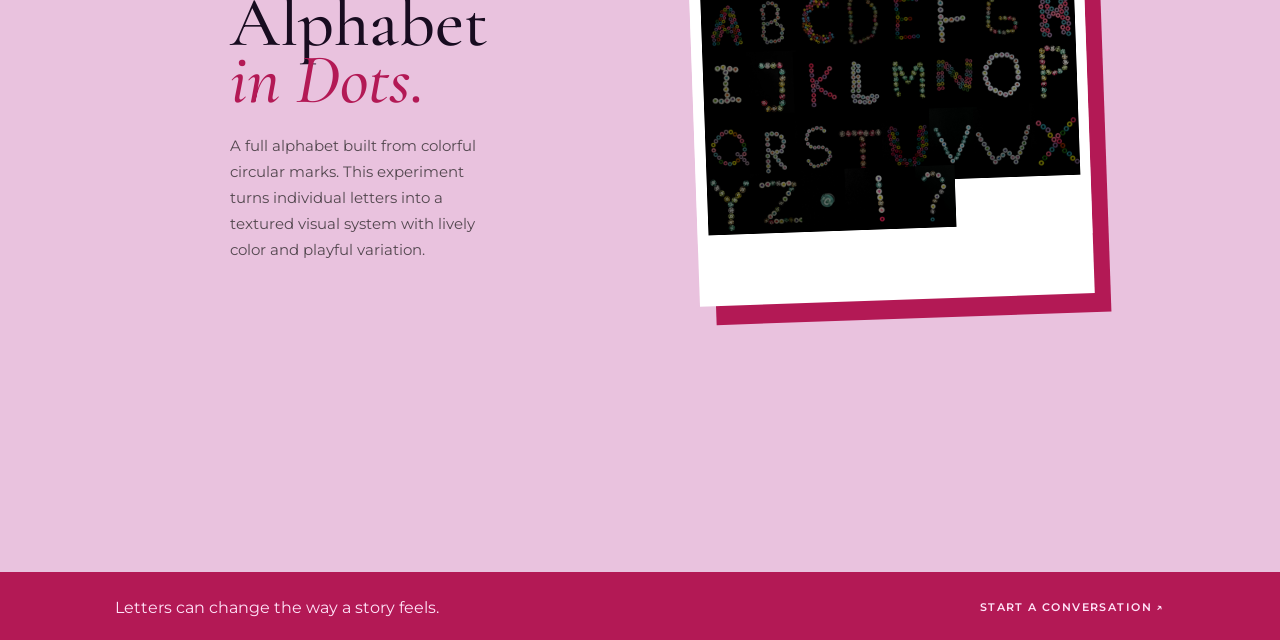
<file: typography.html>
<!DOCTYPE html>
<html lang="en">
<head>
	  <meta charset="UTF-8">
    <meta name="viewport" content="width=device-width, initial-scale=1.0">
    <meta name="title" content="Lamisa Salsabil">
    <meta name="description" content="layout ">
    <meta name="keywords" content="portfolio, design, fordham, university, visual, art, storyteller">
    <meta name="robots" content="index, follow">
    <meta http-equiv="Content-Type" content="text/html; charset=utf-8">
    <meta name="language" content="English">
    <meta name="revisit-after" content="30 days">
    <meta name="author" content="Abu Bakr">
	  <title>Lamisa Salsabil</title>

    <!-- fav icon -->
    <link rel="shortcut icon" href="images/lsalsabil.png" type="images/x-icon">

    <!-- css sytlesheet link -->
    <link rel="stylesheet" href="vendor/bs/css/bootstrap.css">
    <link rel="stylesheet" href="https://cdn.jsdelivr.net/npm/bootstrap-icons@1.11.0/font/bootstrap-icons.css">
    <!-- <link rel="stylesheet" href="vendor/bs/css/bootstrap.min.css"> -->
	  <link rel="stylesheet" href="css/style.css">
      <link rel="stylesheet" href="css/media.css">



    <!-- font links -->
    <link rel="preconnect" href="https://fonts.googleapis.com">
    <link rel="preconnect" href="https://fonts.gstatic.com" crossorigin>

    <link href="https://fonts.googleapis.com/css2?family=Cormorant+Garamond:wght@300;400;500;600;700&family=Montserrat:wght@300;400;500;600&display=swap" rel="stylesheet">
</head>
<body class="bd-w">
    <!-- header start -->
    <header class="head">
        <!-- <div class="head-top">
            <div class="container">
                <h4>Crafting ideas into meaningful visual experiences.</h4>
            </div>
        </div> -->
        <div class="head-bottom">
            <div class="container">
                <nav class="navbar navbar-expand-lg bg-body-tertiary">
                    <div class="container-fluid">
                        <a class="navbar-brand logo" href="index.html">Lamisa Salsabil</a>
                        <button class="navbar-toggler" type="button" data-bs-toggle="collapse" data-bs-target="#navbarSupportedContent" aria-controls="navbarSupportedContent" aria-expanded="false" aria-label="Toggle navigation">
                        <span class="navbar-toggler-icon togicon"><i class="bi bi-list"></i></span>
                        </button>
                        <div class="menu collapse navbar-collapse" id="navbarSupportedContent">
                            <ul class="navbar-nav m-auto mb-2 mb-lg-0">
                                <li class="nav-item">
                                    <a class="nav-link nlc active act" aria-current="page" href="index.html">Home</a>
                                </li>
                                <li class="nav-item">
                                    <a class="nav-link nlc" href="about.html">About</a>
                                </li>
                                <li class="nav-item">
                                    <a class="nav-link nlc" href="resume.html">Resume</a>
                                </li>
                                <li class="nav-item">
                                    <a class="nav-link nlc" href="work.html">Works</a>
                                </li>
                            </ul>
                            <div class="btn-lc">
                                <a target="_blank" href="https://mail.google.com/mail/?view=cm&fs=1&to=lsalsabil0520@gmail.com?subject=Portfolio Inquiry&body=Hello Lamisa, I would like to discuss..." class="btn ms-auto">Lets Connect</a>
                            </div>
                        </div>
                    </div>
                </nav>
            </div>
        </div>
    </header>

    <!-- header end -->

    
      <section class="type-hero" aria-labelledby="page-title">
        <p class="eyebrow">Lamisa Salsabil / Selected lettering</p>
        <h1 id="page-title"><span>Type tells</span><em></em><span>stories.</span></h1>
        <p class="hero-note">Three graphic experiments in scale, rhythm, contrast, and the emotional pull of a well-placed letter.</p>
        <div class="hero-letter letter-a" aria-hidden="true">L</div>
        <div class="hero-letter letter-m" aria-hidden="true">S</div>
        <div class="hero-letter letter-s" aria-hidden="true">S</div>
      </section>

      <section class="type-project project-alchemy reveal-item" aria-labelledby="alchemy-title">
        <div class="project-label"><span>01 / 03</span><span>Editorial study</span></div>
        <div class="project-grid">
          <div class="project-copy">
            <p class="project-kicker">Words meet symbols</p>
            <h2 id="alchemy-title">Iconic<br /><em>Language</em></h2>
            <p>A playful typographic sentence that swaps familiar words for clear, expressive icons. It explores how symbols can guide meaning without interrupting the rhythm of reading.</p>
          </div>
          <div class="type-art art-image tilt-art" aria-label="Iconic Language typography design">
            <img class="project-artwork" src="images/typ1.png" alt="Typography sentence using symbols for eye, camera, cactus, house, bicycle, and lamp" />
            <span class="art-number">01</span>
          </div>
        </div>
      </section>

      <section class="type-project project-sayless reveal-item" aria-labelledby="sayless-title">
        <div class="project-label"><span>02 / 03</span><span>Expressive poster</span></div>
        <div class="project-grid reverse-project">
          <div class="project-copy">
            <p class="project-kicker">A visual vocabulary</p>
            <h2 id="sayless-title">Word &amp;<br /><em>Symbol Index.</em></h2>
            <p>A compact reference system pairing everyday words with their visual symbols. The layout is clean and systematic, making each icon easy to recognize at a glance.</p>
          </div>
          <div class="type-art art-image tilt-art" aria-label="Word and Symbol Index typography design">
            <img class="project-artwork" src="images/typ2.png" alt="Typography index pairing words with symbols including house, camera, cup, clouds, key, cart, and music" />
            <span class="art-number">02</span>
          </div>
        </div>
      </section>

      <section class="type-project project-bloom reveal-item" aria-labelledby="bloom-title">
        <div class="project-label"><span>03 / 03</span><span>Identity exploration</span></div>
        <div class="project-grid">
          <div class="project-copy">
            <p class="project-kicker">Color becomes letterform</p>
            <h2 id="bloom-title">Alphabet<br /><em>in Dots.</em></h2>
            <p>A full alphabet built from colorful circular marks. This experiment turns individual letters into a textured visual system with lively color and playful variation.</p>
          </div>
          <div class="type-art art-image tilt-art" aria-label="Alphabet in Dots typography design">
            <img class="project-artwork" src="images/typ3.png" alt="Alphabet typography design made from multicolored circular dots" />
            <span class="art-number">03</span>
          </div>
        </div>
      </section>


      <footer class="type-footer">
        <p>Letters can change the way a story feels.</p>
        <a href="mailto:hello@example.com">Start a conversation <span aria-hidden="true">↗</span></a>
      </footer>

    <!-- contant starts -->
    <!-- <section class="contact">
        <div class="container">
            <div class="cont-text">
                <div class="cc-text">
                    <p class="con-p1">Contact</p>
                    <h1 class="con-h1">Let's Connect</h1>
                    <p class="con-p2">Always excited to meet fellow creatives, exchange ideas, and build <br>something meaningful.</p>
                </div>

                <div class="con-info">
                    <div class="row">
                        <div class="offset-lg-2 col-lg-3">
                            <div class="cmail">
                                <a target="_blank" href="https://mail.google.com/mail/?view=cm&fs=1&to=lsalsabil0520@gmail.com?subject=Portfolio Inquiry&body=Hello Lamisa, I would like to discuss...">lsalsabil0520@gmail.com</a>
                            </div>
                        </div>
                        <div class="col-lg-3">
                            <div class="cnum">
                                <a href="tel:+1 (929) 393-4497">  +1 (929) 393 4497</a>
                            </div>
                        </div>
                        <div class="col-lg-4">
                            <div class="cloc">
                                <a target="_blank" href="https://maps.app.goo.gl/GKYGActFXGjX47QH6">Queens, NY</a>
                            </div>
                        </div>
                    </div>
                </div>
            </div>
        </div>
    </section> -->
    <!-- contant ends -->

    <!-- footer starts -->
    <!-- <footer>
        <div class="fftt">
        <div class="container">
            <div class="foot-top">
                <div class="row">
                <div class="col-lg-4">
                    <div class="fll">
                    <a class="navbar-brand logo foot-logo" href="index.html">Lamisa Salsabil</a>
                    <p class="flogo-sub">Passion Fueled By Creativity Across Design, Branding, Marketing & Engagement.</p>
                    </div>
                </div>
                <div class="offset-lg-5 col-lg-3">
                    <div class="fright">
                        <p>Social</p>
                        <ul class="nav">
                           <li class="nav-item">
                                <a class="nav-link active" aria-current="page" href="www.linkedin.com/in/lamisasalsabil"><i class="bi bi-linkedin"></i></a>
                           </li>
                           <li class="nav-item">
                                <a class="nav-link" href="https://www.instagram.com/lamisasalsabil/"><i class="bi bi-instagram"></i></a>
                           </li>
                        </ul>
                    </div>
                </div>
            </div>
            </div>
        </div> 
        </div>   -->

            <!-- <div class="foot-mid">
                <div class="container">
               <div class="row">
                    <div class="col-lg fcl">
                    <div class="fm-img">
                        <img src="images/1.png" alt="lsalsabil">
                    </div>
                </div>
                <div class="col-lg fcl">
                    <div class="fm-img">
                        <img src="images/2.jpeg" alt="lsalsabil">
                    </div>
                </div>
                <div class="col-lg fcl">
                    <div class="fm-img">
                        <img src="images/4.png" alt="lsalsabil">
                    </div>
                </div>
                <div class="col-lg fcl">
                    <div class="fm-img">
                        <img src="images/3.png" alt="lsalsabil">
                    </div>
                </div>
                <div class="col-lg fcl">
                    <div class="fm-img">
                        <img src="images/5.png" alt="lsalsabil">
                    </div>
               </div>
                </div>
                </div>
        </div> -->

       
    <!-- footer ends -->












    <!-- js links -->
    <script src="vendor/bs/js/bootstrap.bundle.min.js"></script>
    <script src="js/script.js"></script>
</body>
</html>
</file>
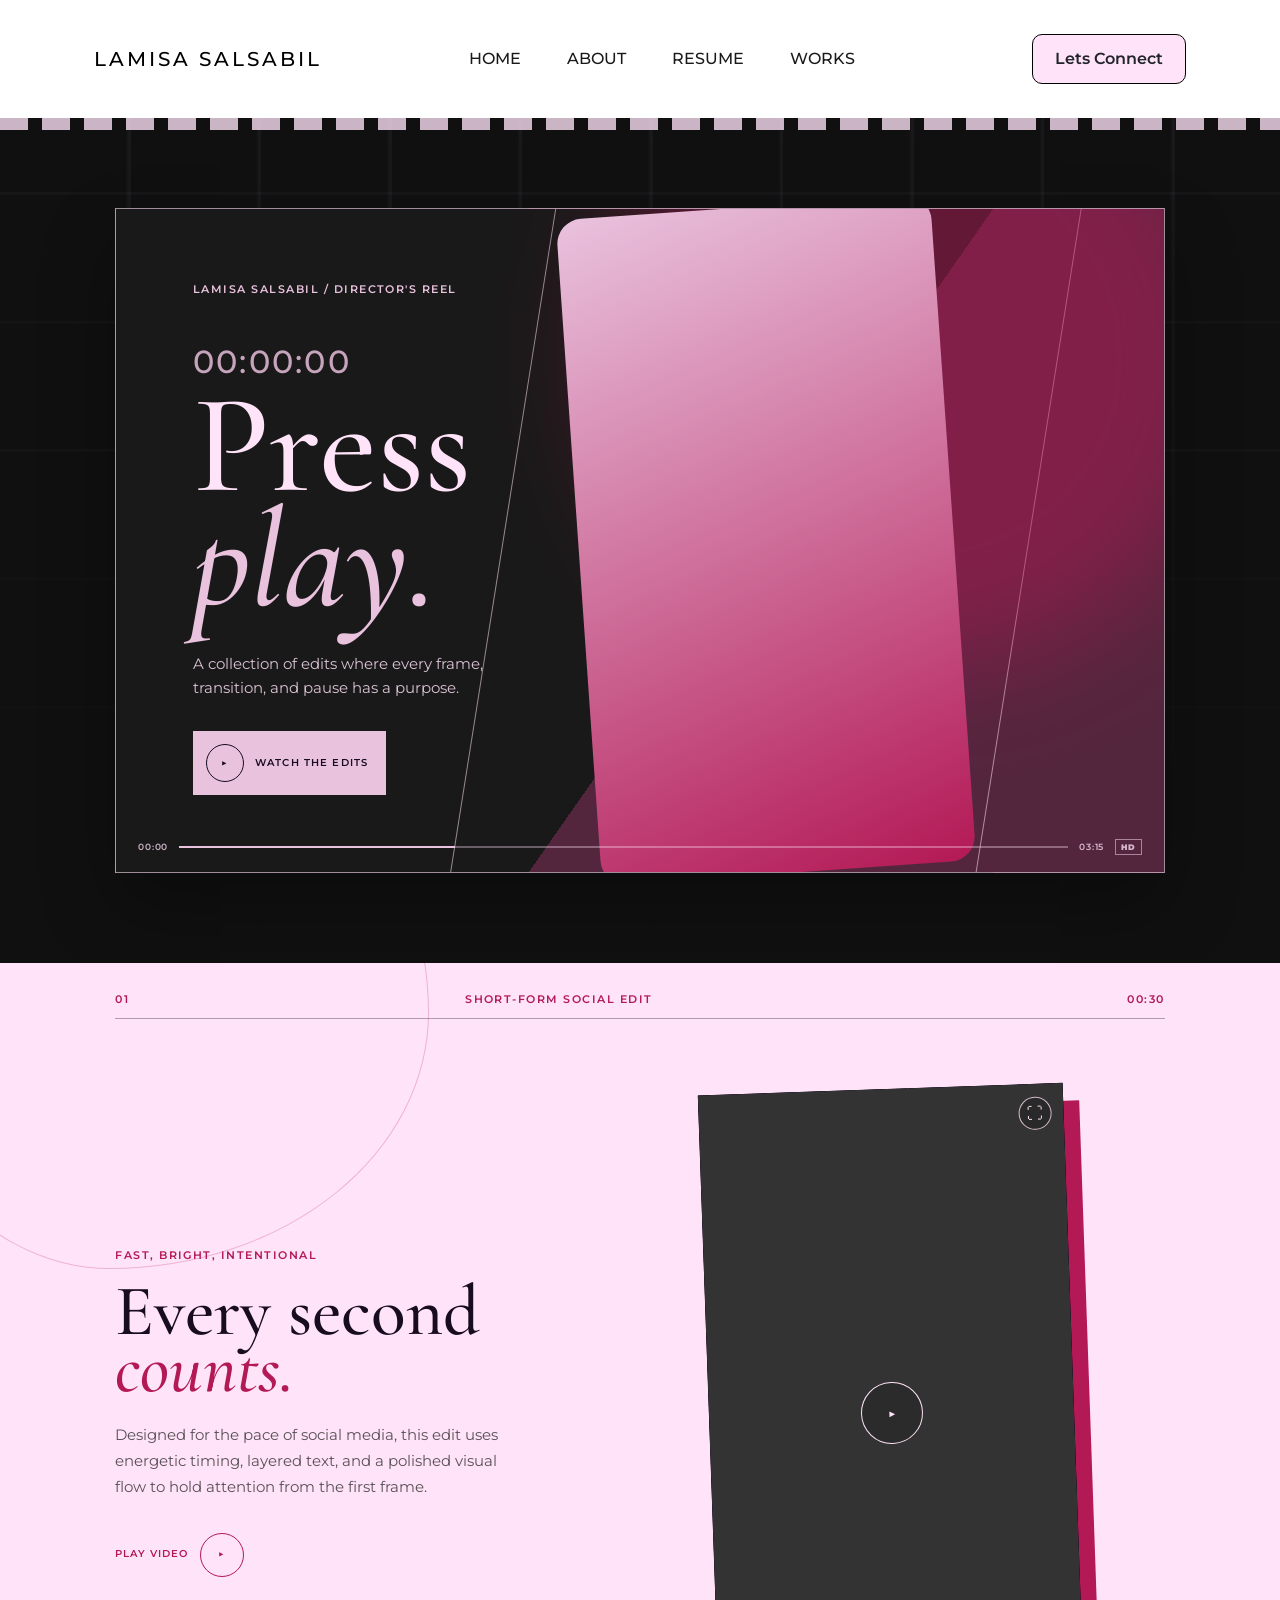
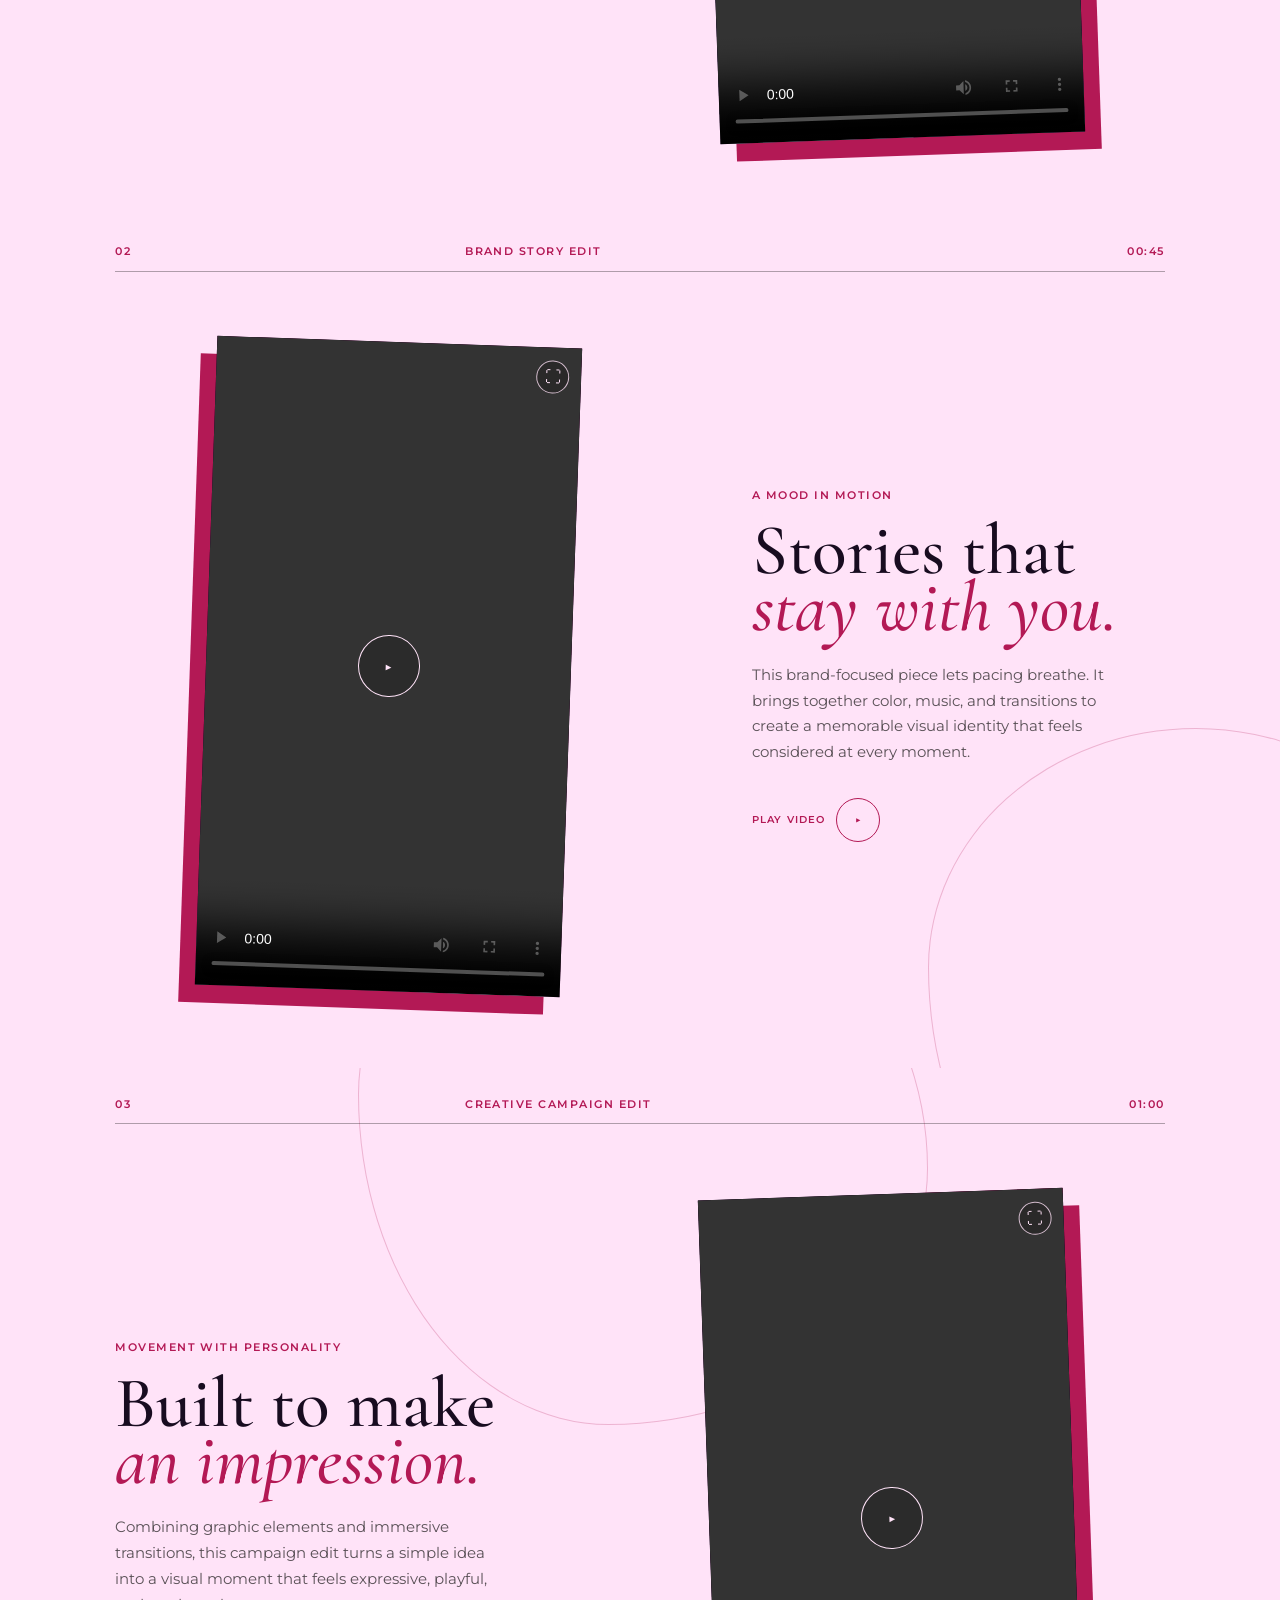
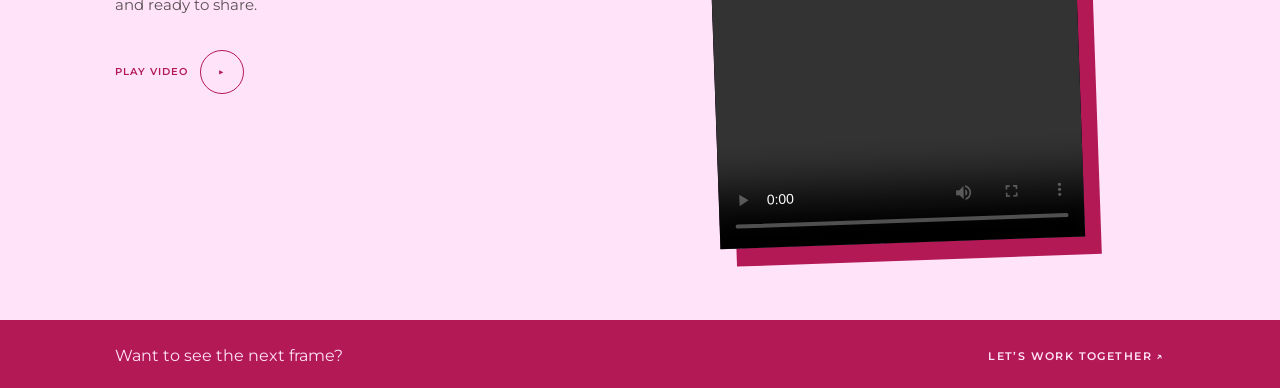
<file: videos.html>
<!DOCTYPE html>
<html lang="en">
<head>
	  <meta charset="UTF-8">
    <meta name="viewport" content="width=device-width, initial-scale=1.0">
    <meta name="title" content="Lamisa Salsabil">
    <meta name="description" content="layout ">
    <meta name="keywords" content="portfolio, design, fordham, university, visual, art, storyteller">
    <meta name="robots" content="index, follow">
    <meta http-equiv="Content-Type" content="text/html; charset=utf-8">
    <meta name="language" content="English">
    <meta name="revisit-after" content="30 days">
    <meta name="author" content="Abu Bakr">
	  <title>Lamisa Salsabil</title>

    <!-- fav icon -->
    <link rel="shortcut icon" href="images/lsalsabil.png" type="images/x-icon">

    <!-- css sytlesheet link -->
    <link rel="stylesheet" href="vendor/bs/css/bootstrap.css">
    <link rel="stylesheet" href="https://cdn.jsdelivr.net/npm/bootstrap-icons@1.11.0/font/bootstrap-icons.css">
    <!-- <link rel="stylesheet" href="vendor/bs/css/bootstrap.min.css"> -->
	  <link rel="stylesheet" href="css/style.css">
      <link rel="stylesheet" href="css/media.css">



    <!-- font links -->
    <link rel="preconnect" href="https://fonts.googleapis.com">
    <link rel="preconnect" href="https://fonts.gstatic.com" crossorigin>

    <link href="https://fonts.googleapis.com/css2?family=Cormorant+Garamond:wght@300;400;500;600;700&family=Montserrat:wght@300;400;500;600&display=swap" rel="stylesheet">
</head>
<body class="bd-w">
    <!-- header start -->
    <header class="head">
        <!-- <div class="head-top">
            <div class="container">
                <h4>Crafting ideas into meaningful visual experiences.</h4>
            </div>
        </div> -->
        <div class="head-bottom">
            <div class="container">
                <nav class="navbar navbar-expand-lg bg-body-tertiary">
                    <div class="container-fluid">
                        <a class="navbar-brand logo" href="index.html">Lamisa Salsabil</a>
                        <button class="navbar-toggler" type="button" data-bs-toggle="collapse" data-bs-target="#navbarSupportedContent" aria-controls="navbarSupportedContent" aria-expanded="false" aria-label="Toggle navigation">
                        <span class="navbar-toggler-icon togicon"><i class="bi bi-list"></i></span>
                        </button>
                        <div class="menu collapse navbar-collapse" id="navbarSupportedContent">
                            <ul class="navbar-nav m-auto mb-2 mb-lg-0">
                                <li class="nav-item">
                                    <a class="nav-link nlc active act" aria-current="page" href="index.html">Home</a>
                                </li>
                                <li class="nav-item">
                                    <a class="nav-link nlc" href="about.html">About</a>
                                </li>
                                <li class="nav-item">
                                    <a class="nav-link nlc" href="resume.html">Resume</a>
                                </li>
                                <li class="nav-item">
                                    <a class="nav-link nlc" href="work.html">Works</a>
                                </li>
                            </ul>
                            <div class="btn-lc">
                                <a target="_blank" href="https://mail.google.com/mail/?view=cm&fs=1&to=lsalsabil0520@gmail.com?subject=Portfolio Inquiry&body=Hello Lamisa, I would like to discuss..." class="btn ms-auto">Lets Connect</a>
                            </div>
                        </div>
                    </div>
                </nav>
            </div>
        </div>
    </header>

    <!-- header end -->

     <section class="video-hero" aria-labelledby="page-title">
        <div class="film-strip film-strip-top" aria-hidden="true"></div>
        <div class="container-fluid px-0">
          <div class="showreel-player">
            <div class="showreel-glow" aria-hidden="true"></div>
            <div class="showreel-screen">
              <p class="eyebrow">Lamisa Salsabil / Director's reel</p>
              <p class="showreel-time" aria-hidden="true">00:00:00</p>
              <h1 id="page-title"><span>Press</span><em>play.</em></h1>
              <p class="showreel-description">A collection of edits where every frame, transition, and pause has a purpose.</p>
              <button id="reelButton" class="reel-button reel-button-large" type="button"><i aria-hidden="true">▶</i><span>Watch the edits</span></button>
            </div>
            <div class="showreel-controls" aria-hidden="true">
              <span>00:00</span><i></i><span>03:15</span><b>HD</b>
            </div>
          </div>
        </div>
      </section>

      <section class="video-gallery" aria-label="Featured video edits">
        <article class="video-project project-one reveal-item6">
          <div class="project-meta"><span>01</span><span>Short-form social edit</span><span>00:30</span></div>
          <div class="video-layout">
            <div class="video-copy">
              <p class="video-kicker">Fast, bright, intentional</p>
              <h2>Every second<br /><em>counts.</em></h2>
              <p>Designed for the pace of social media, this edit uses energetic timing, layered text, and a polished visual flow to hold attention from the first frame.</p>
              <button class="video-play" type="button" data-video="video-01" aria-label="Play Video Work 01"><span>Play video</span><i aria-hidden="true">▶</i></button>
            </div>
            <div class="video-screen tilt-card" data-video-card="video-01">
              <!-- Add the first video at assets/video-work/video-01.mp4. -->
              <video id="video-01" class="portfolio-video" controls playsinline preload="metadata">
                <source src="videos/vid1.mp4" type="video/mp4" />
              </video>
              <div class="video-poster poster-one" aria-hidden="true"><span>01</span><b>Social</b></div>
              <button class="center-play" type="button" data-video="video-01" aria-label="Play Video Work 01">▶</button>
              <button class="fullscreen-button" type="button" data-fullscreen="video-01" aria-label="Open Video Work 01 in full screen">⛶</button>
            </div>
          </div>
        </article>

        <article class="video-project project-two reveal-item6">
          <div class="project-meta"><span>02</span><span>Brand story edit</span><span>00:45</span></div>
          <div class="video-layout reverse-layout">
            <div class="video-copy">
              <p class="video-kicker">A mood in motion</p>
              <h2>Stories that<br /><em>stay with you.</em></h2>
              <p>This brand-focused piece lets pacing breathe. It brings together color, music, and transitions to create a memorable visual identity that feels considered at every moment.</p>
              <button class="video-play" type="button" data-video="video-02" aria-label="Play Video Work 02"><span>Play video</span><i aria-hidden="true">▶</i></button>
            </div>
            <div class="video-screen tilt-card" data-video-card="video-02">
              <!-- Add the second video at assets/video-work/video-02.mp4. -->
              <video id="video-02" class="portfolio-video" controls playsinline preload="metadata">
                <source src="videos/vid2.mp4" type="video/mp4" />
              </video>
              <div class="video-poster poster-two" aria-hidden="true"><span>02</span><b>Story</b></div>
              <button class="center-play" type="button" data-video="video-02" aria-label="Play Video Work 02">▶</button>
              <button class="fullscreen-button" type="button" data-fullscreen="video-02" aria-label="Open Video Work 02 in full screen">⛶</button>
              
            </div>
          </div>
        </article>

        <article class="video-project project-three reveal-item6">
          <div class="project-meta"><span>03</span><span>Creative campaign edit</span><span>01:00</span></div>
          <div class="video-layout">
            <div class="video-copy">
              <p class="video-kicker">Movement with personality</p>
              <h2>Built to make<br /><em>an impression.</em></h2>
              <p>Combining graphic elements and immersive transitions, this campaign edit turns a simple idea into a visual moment that feels expressive, playful, and ready to share.</p>
              <button class="video-play" type="button" data-video="video-03" aria-label="Play Video Work 03"><span>Play video</span><i aria-hidden="true">▶</i></button>
            </div>
            <div class="video-screen tilt-card" data-video-card="video-03">
              <!-- Add the third video at assets/video-work/video-03.mp4. -->
              <video id="video-03" class="portfolio-video" controls playsinline preload="metadata">
                <source src="videos/vid3.mp4" type="video/mp4" />
              </video>
              <div class="video-poster poster-three" aria-hidden="true"><span>03</span><b>Motion</b></div>
              <button class="center-play" type="button" data-video="video-03" aria-label="Play Video Work 03">▶</button>
              <button class="fullscreen-button" type="button" data-fullscreen="video-03" aria-label="Open Video Work 03 in full screen">⛶</button>
            
            </div>
          </div>
        </article>
      </section>

      <section class="end-card">
        <p>Want to see the next frame?</p>
        <a href="mailto:hello@example.com">Let’s work together <span aria-hidden="true">↗</span></a>
      </section>

    <!-- contant starts -->
    <!-- <section class="contact">
        <div class="container">
            <div class="cont-text">
                <div class="cc-text">
                    <p class="con-p1">Contact</p>
                    <h1 class="con-h1">Let's Connect</h1>
                    <p class="con-p2">Always excited to meet fellow creatives, exchange ideas, and build <br>something meaningful.</p>
                </div>

                <div class="con-info">
                    <div class="row">
                        <div class="offset-lg-2 col-lg-3">
                            <div class="cmail">
                                <a target="_blank" href="https://mail.google.com/mail/?view=cm&fs=1&to=lsalsabil0520@gmail.com?subject=Portfolio Inquiry&body=Hello Lamisa, I would like to discuss...">lsalsabil0520@gmail.com</a>
                            </div>
                        </div>
                        <div class="col-lg-3">
                            <div class="cnum">
                                <a href="tel:+1 (929) 393-4497">  +1 (929) 393 4497</a>
                            </div>
                        </div>
                        <div class="col-lg-4">
                            <div class="cloc">
                                <a target="_blank" href="https://maps.app.goo.gl/GKYGActFXGjX47QH6">Queens, NY</a>
                            </div>
                        </div>
                    </div>
                </div>
            </div>
        </div>
    </section> -->
    <!-- contant ends -->

    <!-- footer starts -->
    <!-- <footer>
        <div class="fftt">
        <div class="container">
            <div class="foot-top">
                <div class="row">
                <div class="col-lg-4">
                    <div class="fll">
                    <a class="navbar-brand logo foot-logo" href="index.html">Lamisa Salsabil</a>
                    <p class="flogo-sub">Passion Fueled By Creativity Across Design, Branding, Marketing & Engagement.</p>
                    </div>
                </div>
                <div class="offset-lg-5 col-lg-3">
                    <div class="fright">
                        <p>Social</p>
                        <ul class="nav">
                           <li class="nav-item">
                                <a class="nav-link active" aria-current="page" href="www.linkedin.com/in/lamisasalsabil"><i class="bi bi-linkedin"></i></a>
                           </li>
                           <li class="nav-item">
                                <a class="nav-link" href="https://www.instagram.com/lamisasalsabil/"><i class="bi bi-instagram"></i></a>
                           </li>
                        </ul>
                    </div>
                </div>
            </div>
            </div>
        </div> 
        </div>   -->

            <!-- <div class="foot-mid">
                <div class="container">
               <div class="row">
                    <div class="col-lg fcl">
                    <div class="fm-img">
                        <img src="images/1.png" alt="lsalsabil">
                    </div>
                </div>
                <div class="col-lg fcl">
                    <div class="fm-img">
                        <img src="images/2.jpeg" alt="lsalsabil">
                    </div>
                </div>
                <div class="col-lg fcl">
                    <div class="fm-img">
                        <img src="images/4.png" alt="lsalsabil">
                    </div>
                </div>
                <div class="col-lg fcl">
                    <div class="fm-img">
                        <img src="images/3.png" alt="lsalsabil">
                    </div>
                </div>
                <div class="col-lg fcl">
                    <div class="fm-img">
                        <img src="images/5.png" alt="lsalsabil">
                    </div>
               </div>
                </div>
                </div>
        </div> -->

       
    <!-- footer ends -->












    <!-- js links -->
    <script src="vendor/bs/js/bootstrap.bundle.min.js"></script>
    <script src="js/script.js"></script>
</body>
</html>
</file>
<file: css/style.css>
/* fonts */
@import url('https://fonts.googleapis.com/css2?family=Great+Vibes&display=swap');

/* root directory starts */
:root{
  --light: #F4F0F3;
  /* --spink: #E8D7E4; */
  --spink: #ffe3f8;
  --white: #FAF9F8;

  --black: #1A1919;
  --charcoal: #2A2524;

  --text-gray: #6B6763;
  --taupe: #A78E7A;
  --sbrown: #9D8776;

  --accent: #CDBBC8;

  --paper: #fbf7f2;
  --ink: #170d20;
  --muted-ink: #1A1919;
  --accent: #b31955;
  --line: #dfd8d1;
  --pink: #e9c2de;

   --ink: #1a1919;
  --cream: #ffe3f8;
  --pink: #e9c2de;
  --hot-pink: #b31955;
  --purple: #1a1919;
  --lime: #e9c2de;

  --cream: #ffe3f8;
  --pink: #e9c2de;
  --hot-pink: #b31955;
  --ink: #1a1919;
  --soft-ink: rgba(26, 25, 25, .72);
  --coral: #b31955;
  --sky: #e9c2de;
  --lime: #ffe3f8;

   --cream: #ffe3f8;
  --pink: #e9c2de;
  --hot: #b31955;
  --ink: #1a1919;

    --paper: #fbf7f2;
  --paper-deep: #f1e8df;
  --ink: #180c20;
  --muted: #625664;
  --accent: #b31955;

}

/* root directory ends */


/* common css starts */
*{
	margin: 0;
	padding: 0;
	box-sizing: border-box;
}

h1,h2,h3,h4,h5{
   font-family: 'Cormorant Garamond', serif;
}

body,p,a,button,input{
   font-family: 'Montserrat', sans-serif;
}

body{
	/* min-height: 700vh; */

}
section {
    animation: fadeUp .8s ease;
}

/* common css ends */

/* header starts */
.head{}
.head-top{
	background-color: var(--spink);
	border-bottom: 1px solid black;
}
.head-top h4{
	margin-bottom: 0;
	padding: 12px 0;
    font-size: 18px;
    font-weight: 900;
    letter-spacing: 1px;
    word-spacing: 1px;
    text-transform: uppercase;
    text-align: center;
}
.head-bottom{
	background-color: white !important;
  padding-top: 15px;
  padding-bottom: 15px;
}

.logo{
	margin: 0 0 0 0;
	font-weight: 500;
    color: black;
    text-transform: uppercase;
    letter-spacing: 3px;
}

.logo:hover{
	color: var(--black);
}

.togicon{}
.togicon i{
	font-size: 30px;
	color: var(--black);
}

.navbar-toggler:focus {
    box-shadow: 0 0 0 0.05rem;
}

.nav-link:hover, .nav-link:focus{
    color: var(--black);
}

.menu{}
.menu ul{}
.menu ul li{
	margin-right: 30px;
}

.menu ul li a{
	font-weight: 500;
	color: var(--black);
	text-transform: uppercase;
}

.nlc{
	padding: 1.5rem 1rem;
}

.btn-lc{}
.btn-lc a{
	padding: 12px 22px;
    font-weight: 600;
    background-color: var(--spink);
    border: 1px solid black;
    border-radius: 10px;
}

.btn-lc a:hover{
	background-color: #e9c2de;
}
/* header ends */

/* hero section starts */
.hero{
   box-shadow: 5px 5px 5px 1px #0000004d;
}
.hero-text{
	padding: 75px 0;
}
.hero-text h2{
	font-size: 77px;
	text-transform: uppercase;
}
.hero-text h2 span{}
.hero-p1{
	margin: 0;
	font-size: 20px;
	color: #a9017a;
}
.hero-p2{
	font-size: 20px;
	color: #a9017a;
}
.hero-p3{
	margin: 20px 95px 35px 0;
	text-align: justify;
}

.hero-img{
	width: 100%;
	padding: 8px 0 0;
}
.hero-img img{
	width: 100%;
}

/* ------------------------- */

.hero-visual-side { display: grid; min-height: min(66vw, 640px); place-items: center;  }
.portrait-stage { position: relative; width: min(74vw, 580px); aspect-ratio: 1; animation: stageIn .85s cubic-bezier(.22,1,.36,1) .25s backwards; }
.portrait-blob { position: absolute; z-index: 0; inset: 14% 8% 11% 9%; background: #ffe3f8; animation: blobMorph 8s ease-in-out infinite alternate; }
.blob-one { border-radius: 45% 55% 58% 42% / 45% 39% 61% 55%; transform: rotate(-11deg); }
.blob-two { inset: 21% 2% 7% 17%; border: 1px solid #e8a6c3; background: transparent; border-radius: 50% 41% 52% 49% / 58% 48% 52% 42%; animation-delay: -3s; }
.portrait-ring { position: absolute; z-index: 1; inset: 8% 4%; border: 1px solid rgba(179,25,85,.28); border-radius: 50%; transform: rotate(-15deg); animation: ringRotate 14s linear infinite; }
.portrait-circle { position: absolute; z-index: 2; inset: 15%; overflow: hidden; border: 7px solid #fff; border-radius: 50%; background: #e9c2de; box-shadow: 0 18px 42px rgba(78,35,58,.16); animation: circleFloat 5.5s ease-in-out infinite; }
.portrait-circle img { width: 100%; height: 100%; display: block; object-fit: cover; object-position: 50% 69%; opacity: 1; transform: scale(1.12); transition: opacity .65s ease, transform 1s cubic-bezier(.2,.8,.2,1); z-index: 999;}
.portrait-stage.is-ready .portrait-circle img { opacity: 1; transform: scale(1); }
.portrait-label { position: absolute; z-index: 3; right: 2%; bottom: 9%; margin: 0; color: var(--accent); font: 500 .67rem/1.35 "DM Mono", monospace; letter-spacing: .12em; text-align: right; text-transform: uppercase; animation: labelWiggle 4s ease-in-out infinite; }


@keyframes heroTextIn { from { opacity: 0; transform: translateY(24px); } to { opacity: 1; transform: none; } }
@keyframes stageIn { from { opacity: 0; transform: scale(.78) rotate(-7deg); } to { opacity: 1; transform: scale(1) rotate(0); } }
@keyframes blobMorph { 50% { border-radius: 60% 40% 42% 58% / 62% 44% 56% 38%; transform: rotate(8deg) scale(1.04); } 100% { border-radius: 39% 61% 53% 47% / 46% 61% 39% 54%; transform: rotate(-4deg) scale(.98); } }
@keyframes ringRotate { to { transform: rotate(345deg); } }
@keyframes circleFloat { 50% { transform: translateY(-13px) rotate(2deg); } }


@media (max-width: 991.98px) {
  .hero-visual-side { min-height: 69vw; }

}


/* ------------------------- */


/* hero section ends */

/* about starts */
.about{
	margin: 200px 0 110px;
}
.img-bbox {
    height: 592px;
    width: 487px;
    background-color: #e9c2de;

}
.about-img{
	width: 100%;
}
.about-img img{
	width: 100%;
	padding: 10px 45px 0 45px;
	margin: -60px 0 0;
}

.img-text{
	margin: 0;
    font-family: "Dancing Script", cursive !important;
    font-size: 57px;
    font-weight: 100;
    font-style: italic;
    color: #ab2c8d;
    position: relative;
    left: 280px;
    top: -80px;
}

.img-text span{
	font-size: 80px;
}

.about-text{
	padding: 16px 0;
}
.ab-p1{
	font-size: 25px;
    font-weight: 700;
    color: #9f949c;
    text-transform: uppercase;
    letter-spacing: 1px;
}
.ab1-h3, .ab2-h3{
	padding: 0 0 0 1px;
    font-size: 50px;
}
.ab1-h3{}
.ab2-h3{}
.ab-p2{
	margin: 25px 0 0 3px !important;
	text-align: justify;
}
.ab a{
	padding: 13px 35px;
	margin: 33px 0 0 0;
}
/* about ends */
/* resume starts */
.resume{
	background: linear-gradient(to left, black);

}
.r-text{
	padding: 90px 0;
	color: white;
}
.r-text p{
	margin-bottom: 30px;
    font-size: 17px;
    font-weight: 600;
    color: var(--spink);
    text-transform: uppercase;
}
.r-text h4{
	font-size: 55px;
	letter-spacing: 1px;
}
.card {
    padding: 48px 20px !important;
    margin: 92px 0;
    background-color: transparent;
    text-align: center;
    border: 1px solid white;
}
.ric{}
.ric i{
	font-size: 65px;
	color: var(--spink);
}
.rb-text{}
.rb-text h4{
	font-size: 21px;
    font-weight: 700;
    color: var(--spink);
    text-transform: uppercase;
    letter-spacing: 1px;
}
.rb-text p{
	margin: 0 6px 0;
    font-size: 14px;
    color: var(--spink);
}

/* resume ends */

/* work starts */
.work{
	margin: 100px 0;
	/* background-color: var(--spink); */
}
.work-head{

}
.wb-p{
	margin: 5px 0 0 0;
    font-size: 36px;
    color: #767376 !important;
    letter-spacing: 0px;
}
.wb a{
	margin: 0 0 0 100px !important;
}

.work-bot{
	margin-top: 35px;
}

.wb-img {
  position: relative;
  overflow: hidden;
  display: block;
  transition: 0.3s ease-in-out;
}


.overlay {
  position: absolute;
  top: 0;
  left: 0;
  width: 100%;
  height: 100%;
  background: rgba(0, 0, 0, 0.5);
  opacity: 0;
  transition: opacity 0.3s ease;
  display: flex;
  align-items: center;
  justify-content: center;
}

.overlay h4{
	padding: 5px 8px;
	color: var(--spink);
	border-radius: 5px;
}

.wb-img:hover .overlay {
  opacity: 1;
}

.wb-img img{
	width: 100%;
}

.wb-img img:hover {
	background: rgba(128, 128, 128, 0.3);

}
.wb-text h4{
	margin: 8px 0 2px 5px;
    font-family: 'Playfair Display', serif;
    font-size: 22px;
    font-weight: 600;
    font-style: italic;
}
.wb-text p{
	margin: 0 0 0 17px;
    font-size: 15px;
}


/* work ends */

/* about page starts */
.hero-layout { min-height: 695px; }
.hero-image-column { min-height: 695px; animation: heroImageSlide 1.05s cubic-bezier(.22,1,.36,1) both; }
.hero-portrait { position: relative; height: 100%; min-height: inherit; overflow: hidden; background: #b31955; }
.hero-portrait::after { position: absolute;  content: ""; background: #e8b5e5; transform-origin: right; animation: curtainOpen 1.3s cubic-bezier(.77, 0, .18, 1) .2s both; }
.hero-portrait img { width: 100%; height: 100%; display: block; object-fit: cover; object-position: 50% 72%;  animation: portraitSettle 1.5s cubic-bezier(.2,.8,.2,1) .35s forwards; }
.portrait-stamp { position: absolute; z-index: 2; right: 24px; bottom: 24px; display: grid; place-items: center; width: 88px; height: 88px; border-radius: 50%; background: #e8b5e5; color: #1a1020; font: 500 .65rem/1.3 "DM Mono", monospace; letter-spacing: .08em; text-align: center; text-transform: uppercase; animation: stampSpin .8s cubic-bezier(.2,.8,.2,1) .65s backwards; }
.hero-copy-column { display: flex; min-height: 695px; padding: 124px 5.8vw 48px; flex-direction: column; justify-content: center; background: linear-gradient(140deg, #f0b9ee 0%, #e2a5e4 100%); color: var(--ink); }
.hero-kicker { margin-bottom: 27px; color: var(--ink); animation: fadeLift .75s ease .55s backwards; }
.hero-split h1 { max-width: 710px; margin: 0; font-size: clamp(4rem, 7.5vw, 7.5rem); line-height: .79; }
.hero-split h1 span, .hero-split h1 em { display: block; overflow: hidden; padding: 0 0 .12em; font-style: normal; animation: wordIn .95s cubic-bezier(.22, 1, .36, 1) both; }
.hero-split h1 em { color: #a20e50; font-style: italic; animation-delay: .14s; }
.hero-split h1 span:last-child { animation-delay: .28s; }
.hero-bottom-line { display: flex; align-items: end; justify-content: space-between; gap: 25px; margin-top: 43px; padding-top: 17px; border-top: 1px solid rgba(24,12,32,.35); animation: fadeLift .75s ease .7s backwards; }
.hero-bottom-line p { max-width: 320px; margin: 0; font-size: .89rem; line-height: 1.5; }
.hero-arrow { font: 400 2.1rem/1 "Playfair Display", Georgia, serif; animation: arrowBob 1.5s ease-in-out infinite; }
.ab-hero{
	background: url('../images/abhero2.png');
	height: 700px;
	background-size: cover;
	background-repeat: no-repeat;
}


.section-two { background: var(--paper-deep); }

.story-collage { position: relative; background: #f8e0f3; overflow: hidden; }
.story-layout { min-height: 650px;   padding: 80px 0 !important;}
.story-copy-wrap { display: flex; min-height: 650px; align-items: center; }
.story-copy { padding-left: 5vw; text-align: justify;}
.story-copy h2 { max-width: 480px; }
.story-copy p { max-width: 410px; }
.about-biography p { margin-bottom: 1.1rem; font-size: .93rem; line-height: 1.66; }
.more-about { overflow: hidden; animation: bioExpand .6s cubic-bezier(.2,.8,.2,1) both; }
.about-toggle { border: 0; background: transparent; cursor: pointer; }
.about-toggle[aria-expanded="true"] span { transform: rotate(90deg); }
.mini-link { display: inline-flex; gap: 12px; margin-top: 16px; padding-bottom: 6px; border-bottom: 1px solid var(--accent); color: var(--accent); font: 500 .7rem/1 "DM Mono", monospace; letter-spacing: .1em; text-decoration: none; text-transform: uppercase; }
.mini-link span { transition: transform .25s ease; }
.mini-link:hover span, .mini-link:focus-visible span { transform: translateX(5px); }
.story-visual-wrap { min-height: 650px; padding: 57px 7vw 57px 2vw; }
.story-visual { position: relative; height: 100%; min-height: 536px; overflow: hidden; background: #b31955; }
.story-visual::before { position: absolute; z-index: 2; opacity: 0; inset: 0; content: ""; background: #b31955; transform-origin: bottom; transition: transform 1s cubic-bezier(.77,0,.18,1); }
.story-visual-wrap.is-visible .story-visual::before { transform: scaleY(0); }
.story-visual img { width: 100%; height: 100%; display: block; object-fit: cover; filter: saturate(.78); transform: scale(1.17); transition: transform 1.15s cubic-bezier(.2,.8,.2,1); }
.story-visual-wrap.is-visible .story-visual img { transform: scale(1); }
.orbit { position: absolute; z-index: 3; display: grid; place-items: center; width: 94px; height: 94px; border: 1px solid rgba(255,255,255,.8); border-radius: 50%; color: #fff; font: 500 .7rem/1 "DM Mono", monospace; letter-spacing: .08em; text-transform: uppercase; opacity: 0; animation: orbitIn .75s cubic-bezier(.2,.8,.2,1) forwards; animation-play-state: paused; }
.story-visual-wrap.is-visible .orbit { animation-play-state: running; }
.orbit-one { top: 14%; left: -27px; background: #a20e50; animation-delay: .65s; }
.orbit-two { top: 44%; right: -23px; background: #1a1020; animation-delay: .78s; }
.orbit-three { bottom: 9%; left: 12%; background: #d58dd2; color: var(--ink); animation-delay: .91s; }
.visual-note { position: absolute; z-index: 3; right: 25px; bottom: 20px; margin: 0; color: #fff; font: 400 1.05rem/1.26 "Playfair Display", Georgia, serif; text-align: right; opacity: 0; animation: fadeLift .7s ease 1.05s forwards; animation-play-state: paused; }

.abhero-text{}
.abhero-text h1{
	margin: 278px 0 0 -177px;
    display: inline-block;
    font-family: 'Montserrat', sans-serif;
    font-size: 55px;
    font-weight: 700;
    color: white;
    letter-spacing: 17px;
    text-transform: uppercase;
    transform: rotate(-90deg);
}
.abhero-text h1 span{

}

.abhero-text2{
	padding: 0 65px 50px;
}
.abhero-text2 h4{
	margin-bottom: 40px;
	font-size: 65px;
	letter-spacing: 1px;
	text-transform: uppercase;
	text-align: center;
}
.abhero-text2 p{
	font-size: 17px;
	font-weight: 500;
	text-align: justify;
}

.about-del{}
#ad{
	padding-top: 100px;
	padding-bottom: 100px;
	border-top: 3px solid white;
	border-bottom: 3px solid white;

}
.ad-text{}
.ad-text h4{}
.ad-text p{
	padding: 0 30px 0 0;
    font-weight: 500;
    line-height: 27px;
    text-align: justify;
}

.adpp{
	display: none;
}
.rm1{
	font-weight: 500;
	color: black;
	text-decoration: none;
}
.rm1:hover{
	color: maroon;
}
.rm1 i{
	padding-left: 5px;
}
.rll{
	display: none;
}
.ad-img{
	width: 100%;
}
.ad-img img{
	width: 100%;
}







/* about page ends */

/* resume page starts */

.resume-hero{
	padding: 10px 0;
	background: url('../images/rhero2.png');
	background-repeat: no-repeat;
	background-size: cover;
	height: 400px;
	background-position-y: -120px;
	
}


.rh-text{

}

.rh-text h1{
	padding: 116px 0;
    font-size: 130px;
    font-weight: 800;
    color: white;
    text-transform: uppercase;
    text-align: center;
    letter-spacing: 13px;
}

.r-experience{
	
}

.resume-section {
  min-height: 100vh;
  padding: 90px 60px 46px;
  overflow: hidden;
}

.eyebrow {
  margin: 0 0 11px;
  color: #5c5362;
  font: 500 14px/1 "DM Mono", monospace;
  letter-spacing: .25em;
  text-transform: uppercase;
}

.exp-res, .edu2, .uni-res, .res-p { margin-top: 0; }

.exp-res, .edu2, .uni-res { 
	font-family: "Playfair Display", Georgia, serif; 
	font-weight: 400; 
}

.exp-res {
	color: #300013;
  margin-bottom: 50px;
  font-size: clamp(2.35rem, 4.1vw, 3.15rem);
  line-height: .95;
  letter-spacing: -.04em;
}

.exp-res span { letter-spacing: -.09em; }

.resume-grid { --bs-gutter-x: 3rem; }

.edu2 {
  margin-bottom: 25px;
  color: var(--accent);
  font-size: 1.25rem;
  line-height: 1;
}

.accordion-header{
	padding: 20px 5px 0;
}

.resume-accordion {
  --bs-accordion-bg: transparent;
  --bs-accordion-border-color: var(--line);
  --bs-accordion-btn-focus-box-shadow: none;
  --bs-accordion-active-bg: transparent;
  --bs-accordion-active-color: var(--ink);
  --bs-accordion-btn-icon-width: 1rem;
}

.accordion-button:not(.collapsed) {
    color: var(--bs-accordion-active-color);
    background-color: white !important;
    box-shadow: transparent;
}
.accordion-button:focus {
	border-color: maroon !important;
    box-shadow: none !important;
}

.resume-accordion .accordion-item { 
	border-left: 0; 
	border-right: 0; }

.resume-accordion .accordion-button {
  display: grid;
  grid-template-columns: minmax(0, 1fr) auto 16px;
  gap: 1.5rem;
  align-items: start;
  padding: 0 0 22px;
  color: var(--ink);
  background: transparent;
  box-shadow: none;
}

.resume-accordion .accordion-button:not(.collapsed) { 
	padding-top: 20px; 
}
.resume-accordion .accordion-button::after { 
	grid-column: 3; 
	grid-row: 1 / span 2; 
	margin: 6px 0 0; 
}
.resume-accordion .accordion-button:focus-visible { 
	outline: 2px solid var(--accent); 
	outline-offset: 4px; 
}
.resume-accordion .accordion-item + .accordion-item .accordion-button { padding-top: 25px; }


.accordion-button:not(.collapsed){
}

.accordion-header-copy { min-width: 0; }

.experience-company{
	font-size: 20px !important;
	color: black !important;
}

.experience-meta{
	padding-top: 4px;
	font-size: 18px !important;
	color: black !important;

}
.experience-role{
	font-size: 20px !important;
	color: #b31955 !important;
	letter-spacing: 0.5px;
}
.experience-role, .experience-company, .experience-meta, .education-copy p {
  font-size: 1rem;
  line-height: 1.55;
}

.experience-role { margin: 0; font-family: "Playfair Display", Georgia, serif; }
.experience-company { margin: 0; color: var(--muted-ink); }
.experience-meta { min-width: 152px; margin: 0; color: var(--muted-ink); text-align: right; }

.resume-accordion .accordion-body { padding: 0 2.25rem 25px 0; color: var(--muted-ink); }
.experience-summary {
    margin: 20px;
    max-width: 46rem;
    font-family: 'Montserrat';
    font-size: 14px;
    font-weight: 500;
    line-height: 1.65;
    text-align: justify;
}

.education-copy, .uni-res { 
	margin-bottom: 3px; 
	font-size: 1.05rem; 
	color: #b31955 !important;
	line-height: 1.5; }
.education-copy, .res-p { margin-bottom: 0; color: var(--muted-ink); }

.skills-section { margin-top: 41px; }
.skills-list { display: flex; flex-wrap: wrap; gap: 8px; }

.skill-pill {
  padding: 7px 13px 8px;
  border: 1px solid var(--line);
  border-radius: 99px;
  background: rgba(255, 255, 255, .55);
  color: var(--ink);
  font-size: .875rem;
  line-height: 1.1;
  white-space: nowrap;
  transition: color .2s ease, background-color .2s ease, border-color .2s ease;
}

.skill-pill:hover, .skill-pill:focus-visible {
  background: var(--accent);
  border-color: var(--accent);
  color: #fff;
  outline: none;
}

@media (max-width: 991.98px) {
  .resume-section { padding: 24px 28px 42px; }
  .exp-res { margin-bottom: 42px; }
  .resume-grid { --bs-gutter-y: 3.25rem; }
  .sidebar { max-width: 580px; }
}

@media (max-width: 575.98px) {
  .resume-section { padding: 22px 20px 34px; }
  .eyebrow { font-size: 12px; }
  .exp-res { margin-bottom: 38px; font-size: 2.3rem; }
  .edu2{ margin-bottom: 21px; }
  .resume-accordion .accordion-button { grid-template-columns: 1fr 16px; gap: 8px 16px; padding-bottom: 18px; }
  .resume-accordion .accordion-button::after { grid-column: 2; grid-row: 1 / span 2; }
  .resume-accordion .accordion-item + .accordion-item .accordion-button { padding-top: 20px; }
  .experience-meta { min-width: 0; text-align: left; font-size: .925rem; }
  .resume-accordion .experience-meta { grid-column: 1; }
  .resume-accordion .accordion-body { padding: 0 0 21px; }
  .experience-role, .experience-company, .education-copy p { font-size: .95rem; }
  .skills-section { margin-top: 34px; }
}


/* resume page ends */

/* work page starts */

.bd-w { min-width: 320px; margin: 0; color: var(--ink); background: var(--cream); font-family: "DM Sans", Arial, sans-serif; }
.wh2, .wh1, .wp1 { margin-top: 0; }
.wh2, .wh1{ font-family: "Playfair Display", Georgia, serif; font-weight: 400; letter-spacing: -.065em; }
em { color: var(--hot-pink); font-style: italic; }

.site-header { position: relative; z-index: 10; background: #fff; color: var(--ink); }
.header-tagline { padding: 13px 20px 12px; border-bottom: 1px solid var(--ink); background: var(--cream); font: 500 .73rem/1 "Playfair Display", Georgia, serif; letter-spacing: .13em; text-align: center; text-transform: uppercase; }
.main-nav { display: grid; min-height: 109px; padding: 0 9.5vw; grid-template-columns: 1fr auto 1fr; align-items: center; gap: 30px; }
.brand { color: var(--ink); font: 500 1.04rem/1 "DM Sans", Arial, sans-serif; letter-spacing: .16em; text-decoration: none; text-transform: uppercase; }
.nav-links { display: flex; align-items: center; justify-content: center; gap: clamp(25px, 3.4vw, 56px); }
.nav-links a { position: relative; padding: 8px 0; color: var(--ink); font-size: .86rem; font-weight: 500; text-decoration: none; text-transform: uppercase; }
.nav-links a::after { position: absolute; right: 0; bottom: 2px; left: 0; height: 1px; content: ""; background: var(--hot-pink); transform: scaleX(0); transition: transform .2s ease; }
.nav-links a:hover::after, .nav-links a:focus-visible::after, .nav-links a.active::after { transform: scaleX(1); }
.connect-button { justify-self: end; padding: 14px 18px; border: 1px solid var(--ink); border-radius: 10px; background: var(--cream); color: var(--ink); font-size: .82rem; font-weight: 600; text-decoration: none; transition: background-color .2s ease, color .2s ease; }
.connect-button:hover, .connect-button:focus-visible { background: var(--hot-pink); color: #fff; }
.works-hero { position: relative; display: flex; min-height: calc(100svh - 152px); padding: 60px 5vw 39px; flex-direction: column; justify-content: space-between; overflow: hidden; background: var(--ink); color: var(--cream); }
.works-hero::before, .works-hero::after { position: absolute; border-radius: 50%; content: ""; filter: blur(2px); }
.works-hero::before { top: -20vw; right: -9vw; width: 54vw; height: 54vw; background: var(--hot-pink); animation: glowDrift 8s ease-in-out infinite alternate; }
.works-hero::after { bottom: -19vw; left: 25vw; width: 43vw; height: 43vw; background: var(--purple); animation: glowDrift 11s ease-in-out -2s infinite alternate-reverse; }
.hero-title-wrap, .scroll-down { position: relative; z-index: 1; }
.hero-title-wrap { margin: auto 0; }
.hero-label, .work-index { font: 500 .71rem/1 "DM Mono", monospace; letter-spacing: .13em; text-transform: uppercase; }
.hero-label { margin: 0 0 17px; color: var(--pink); animation: heroLift .7s ease .15s backwards; }
.works-hero h1 { margin: 0; font-size: clamp(6rem, 19vw, 18rem); line-height: .72; animation: heroLift 1s cubic-bezier(.22,1,.36,1) .28s backwards; }
.hero-dot { color: var(--pink); }
.hero-copy { max-width: 340px; margin: 39px 0 0; color: rgba(255,255,255,.85); font-size: .95rem; line-height: 1.6; animation: heroLift .7s ease .56s backwards; }
.scroll-down { display: flex; align-items: center; gap: 10px; align-self: flex-end; font: 500 .68rem/1 "DM Mono", monospace; letter-spacing: .12em; text-transform: uppercase; animation: heroLift .7s ease .72s backwards; }
.scroll-down span { width: 43px; height: 1px; background: var(--pink); animation: linePulse 1.8s ease-in-out infinite; }

.marquee { 
	border-bottom: 1px solid black;
	overflow: hidden; padding: 17px 0; background: var(--pink); white-space: nowrap; }
.marquee-track { display: inline-flex; align-items: center; gap: 28px; width: max-content; animation: marqueeMove 25s linear infinite; }
.marquee span { font: 400 clamp(1.3rem, 2.6vw, 2.35rem)/1 "Playfair Display", Georgia, serif; letter-spacing: -.04em; }
.marquee b { color: var(--hot-pink); font-size: 1.1rem; }
.marquee-bottom { background: var(--lime); }
.marquee-reverse { animation-direction: reverse; animation-duration: 20s; }

.work-section { overflow: hidden; }
.work-copy { display: flex; min-height: 690px; padding: 90px 9vw; flex-direction: column; justify-content: center; }
.work-index { margin-bottom: 24px; color: var(--hot-pink); }
.work-copy h2, .video-content h2 { margin-bottom: 25px; font-size: clamp(3.6rem, 6vw, 6.3rem); line-height: .82; }
.work-copy > p:not(.work-index), .video-content > p:not(.work-index) { max-width: 345px; margin-bottom: 26px; color: #625868; font-size: .98rem; line-height: 1.67; }
.work-link { display: inline-flex; gap: 11px; width: max-content; padding-bottom: 7px; border-bottom: 1px solid currentColor; color: var(--hot-pink); font: 500 .7rem/1 "DM Mono", monospace; letter-spacing: .1em; text-decoration: none; text-transform: uppercase; }
.ttwl1{
    margin-top: 30px;
    font-size: 13px;
    color: white;
}


.ttwl1:hover, .drawl:hover, .grawl:hover {
    color: black;
    letter-spacing: 2px;

}
.work-link span { transition: transform .25s ease; }
.work-link:hover span, .work-link:focus-visible span { transform: translate(4px, 4px); }

.graphic-section { background: var(--pink); }
.project-grid { display: grid; min-height: 690px; padding: 52px 6vw 52px 0; grid-template-columns: 1.2fr .8fr; gap: 20px; }
.dddn{
    display: grid;
    max-width: 1207px;
    margin: 0 auto;
    padding-top: 60px;
    grid-template-columns: 2fr 1.7fr !important;
    gap: clamp(38px, 7vw, 115px);
    align-items: center;
}
.project-card { position: relative; overflow: hidden; background: var(--purple); }
.project-card img { width: 100%; height: 100%; display: block; object-fit: cover; transition: transform .7s cubic-bezier(.2,.8,.2,1); }
.project-card:hover img { transform: scale(1.07); }
.project-card span { position: absolute; right: 14px; bottom: 12px; color: #fff; font: 500 .62rem/1 "DM Mono", monospace; letter-spacing: .09em; text-transform: uppercase; }
.card-tall { min-height: 200px; }
.card-small { min-height: 355px; align-self: end; }

.type-section { position: relative; min-height: 785px; padding: 62px 5vw; background: var(--hot-pink); color: #fff; }
.type-stage { position: relative; display: grid; min-height: 660px; grid-template-columns: minmax(0, 1.18fr) minmax(260px, .82fr); gap: 5vw; align-items: center; }
.type-content { position: relative; z-index: 2; }
.type-section .work-index { color: var(--cream); }
.type-display { position: relative; z-index: 2; margin: 0; font-size: clamp(4.8rem, 15vw, 14rem); line-height: .72; letter-spacing: -.1em; }
.type-quote { position: relative; z-index: 2; margin-top: 44px; }
.type-quote p { margin: 0 0 9px; font: 400 clamp(1.5rem, 2.4vw, 2.55rem)/1 "Playfair Display", Georgia, serif; }
.type-quote span { font: 500 .65rem/1.4 "DM Mono", monospace; letter-spacing: .1em; text-transform: uppercase; }
.type-orbit { position: absolute; display: grid; place-items: center; border: 1px solid rgba(255,255,255,.7); border-radius: 50%; color: rgba(255,255,255,.88); font-family: "Playfair Display", Georgia, serif; animation: floatOrbit 7s ease-in-out infinite alternate; }
.type-media { position: relative; z-index: 2; display: grid; min-height: 498px; grid-template-columns: repeat(2, minmax(0, 1fr)); grid-template-rows: repeat(2, minmax(0, 1fr)); gap: 13px; }
.type-image { position: relative; overflow: hidden; aspect-ratio: 1; margin: 0; background: var(--ink); box-shadow: 5px 7px 0 rgba(26,25,25,.18); }
.type-image img { position: absolute; width: 220%; max-width: none; height: auto; display: block; filter: saturate(.96) contrast(1.02); transition: transform .65s cubic-bezier(.2,.8,.2,1); }
.type-image:hover img { transform: scale(1.07); }
.type-image figcaption { position: absolute; right: 11px; bottom: 10px; color: #fff; font: 500 .59rem/1 "DM Mono", monospace; letter-spacing: .09em; text-transform: uppercase; }
.crop-ocean img {
    top: -17%;
    left: -110px;
 }
.crop-type img {
    top: -38%;
    left: -114%;
}
.crop-zebra img {
    top: -13%;
    left: -16px;
}
.crop-painting img {
    top: -14%;
    left: -114%;
}
.orbit-a { top: 7%; left: 11%; width: 135px; height: 135px; font-size: 6.5rem; animation-delay: -3s; }
.orbit-b { right: 4%; bottom: 5%; width: 105px; height: 105px; font-size: 5rem; animation-delay: -1.4s; }
.orbit-c { top: 23%; right: 43%; width: 76px; height: 76px; font-size: 3rem; animation-delay: -4.6s; }

.art-section { background: var(--cream); }
.art-copy { background: var(--pink); }
.art-gallery { position: relative; min-height: 715px; padding: 65px 7vw 65px 4vw; }
.art-gallery figure { margin: 0; overflow: hidden; }
.art-gallery img { width: 100%; height: 100%; display: block; object-fit: cover; }
.art-main { width: 310%; height: 570px; transform: rotate(-2.2deg); box-shadow: 14px 16px 0 var(--hot-pink); }
.art-main figcaption { padding-top: 11px; font: 500 .62rem/1 "DM Mono", monospace; letter-spacing: .1em; text-transform: uppercase; }
.art-secondary { position: absolute; right: 7vw; bottom: 67px; width: 33%; height: 230px; border: 10px solid #fff; transform: rotate(7deg); box-shadow: 4px 7px 18px rgba(25,18,29,.14); }

.video-section { position: relative; display: grid; min-height: 720px; place-items: center; padding: 80px 5vw; background: var(--ink); color: #fff; isolation: isolate; }
.video-backdrop { position: absolute; z-index: -2; inset: 0; overflow: hidden; }
.video-backdrop::after { position: absolute; inset: 0; content: ""; background: linear-gradient(100deg, rgba(25,18,29,.93), rgba(25,18,29,.62)); }
.video-backdrop img { width: 100%; height: 100%; object-fit: cover; filter: grayscale(1); animation: slowZoom 12s ease-in-out infinite alternate; }
.video-content { width: min(100%, 890px); }
.video-content .work-index { color: var(--pink); }
.video-content h2 { font-size: clamp(4.4rem, 10vw, 10rem); }
.video-content > p:not(.work-index) { color: rgba(255,255,255,.82); }
.play-button { display: inline-flex; align-items: center; gap: 16px; margin-top: 16px; padding: 0; border: 0; color: var(--pink); background: transparent; font: 500 .72rem/1 "DM Mono", monospace; letter-spacing: .12em; text-transform: uppercase; }
.vh1{
    color: white;
    text-decoration: none;
}

.vh1:hover{
    color: black;
}
.play-button i { display: grid; width: 54px; height: 54px; place-items: center; border: 1px solid currentColor; border-radius: 50%; font-size: .75rem; font-style: normal; transition: color .2s ease, background .2s ease, transform .2s ease; }
.play-button:hover i, .play-button:focus-visible i { color: var(--ink); background: var(--pink); transform: scale(1.08); }
.play-button:focus-visible { outline: 2px solid var(--pink); outline-offset: 6px; }

.reveal-item { opacity: 0; transform: translateY(42px); transition: opacity .8s ease, transform .8s cubic-bezier(.2,.8,.2,1); }
.reveal-item.is-visible { opacity: 1; transform: none; }

@keyframes heroLift { from { opacity: 0; transform: translateY(32px); } to { opacity: 1; transform: none; } }
@keyframes glowDrift { to { transform: translate(-8%, 11%) scale(1.13); } }
@keyframes linePulse { 50% { transform: scaleX(.45); transform-origin: left; } }
@keyframes marqueeMove { to { transform: translateX(-50%); } }
@keyframes floatOrbit { to { transform: translate(25px, -20px) rotate(25deg); } }
@keyframes slowZoom { to { transform: scale(1.1); } }

@media (max-width: 991.98px) {
  .main-nav { min-height: 88px; padding: 0 5vw; grid-template-columns: auto 1fr auto; gap: 23px; }
  .nav-links { gap: clamp(16px, 2.7vw, 28px); }
  .brand { font-size: .88rem; }
  .work-copy { min-height: auto; padding: 72px 11vw; }
  .project-grid { min-height: 620px; padding: 48px 11vw 58px; }
  .type-section { min-height: 650px; }
  .type-stage { grid-template-columns: 1fr 1fr; gap: 6vw; }
  .art-copy { min-height: auto; }
  .art-gallery { min-height: 650px; padding: 52px 12vw; }
  .art-secondary { right: 12vw; }
}

@media (max-width: 575.98px) {
  .header-tagline { padding: 11px 18px; font-size: .59rem; letter-spacing: .09em; }
  .main-nav { min-height: auto; padding: 17px 20px; grid-template-columns: 1fr auto; gap: 15px; }
  .brand { font-size: .76rem; letter-spacing: .11em; }
  .nav-links { grid-row: 2; grid-column: 1 / -1; justify-content: space-between; gap: 10px; }
  .nav-links a { padding: 5px 0; font-size: .67rem; }
  .connect-button { padding: 11px 13px; border-radius: 8px; font-size: .69rem; white-space: nowrap; }
  .works-hero { min-height: 85svh; padding: 19px 23px 26px; }
  .works-hero h1 { font-size: clamp(5.5rem, 25vw, 8rem); }
  .hero-copy { margin-top: 30px; font-size: .9rem; }
  .marquee { padding: 13px 0; }
  .marquee-track { gap: 19px; }
  .marquee span { font-size: 1.55rem; }
  .work-copy { padding: 54px 24px; }
  .work-copy h2 { font-size: 4.1rem; }
  .project-grid { min-height: 510px; padding: 25px 24px 42px; gap: 12px; }
  .card-tall { min-height: 440px; }
  .card-small { min-height: 270px; }
  .type-section { min-height: 560px; padding: 42px 24px; }
  .type-stage { min-height: auto; grid-template-columns: 1fr; gap: 46px; }
  .type-display { font-size: clamp(4.2rem, 21vw, 6.3rem); }
  .type-quote { margin-top: 33px; }
  .orbit-a { width: 85px; height: 85px; font-size: 4rem; }
  .orbit-b { width: 112px; height: 112px; font-size: 5rem; }
  .orbit-c { right: 16%; width: 54px; height: 54px; font-size: 2rem; }
  .type-media { min-height: 425px; }
  .art-gallery { min-height: 515px; padding: 46px 24px; }
  .art-main {
    width: 83%;
   height: 385px; 
 }
  .art-secondary {
    right: 24px;
    bottom: 43px;
    width: 38%;
    height: 165px;
    border-width: 6px;
  }
  .video-section {
    min-height: 610px;
    padding: 60px 24px;
  }
  .video-content h2 {
    font-size: 5.4rem;
  }
}

@media (prefers-reduced-motion: reduce) {
  *, *::before, *::after { scroll-behavior: auto !important; animation-duration: .01ms !important; animation-iteration-count: 1 !important; transition-duration: .01ms !important; }
  .reveal-item { opacity: 1; transform: none; }
}
/* work page ends */

/* graphics page starts */

.graphic-hero { position: relative; min-height: 76svh; padding: 11vw 9vw 5vw; overflow: hidden; background: #ffffff; color: var(--ink); }
.graphic-hero::before { position: absolute; top: 11%; right: 10%; width: min(44vw, 570px); aspect-ratio: 1; border: 1px solid rgba(36,37,66,.45); border-radius: 43% 57% 52% 48% / 58% 45% 55% 42%; content: ""; animation: slowSpin 18s linear infinite; }
.graphic-hero::after { position: absolute; top: 18%; right: 17%; width: min(31vw, 420px); aspect-ratio: 1; border-radius: 58% 42% 50% 50% / 45% 56% 44% 55%; content: ""; background: radial-gradient(circle at 30% 28%, var(--cream) 0 3%, var(--sky) 4% 31%, var(--coral) 32% 47%, rgba(233,194,222,.7) 48% 65%, transparent 66%); filter: none; animation: heroFloat 7s ease-in-out infinite alternate; }
.graphic-hero .container-fluid { position: relative; z-index: 1; display: flex; min-height: 59svh; flex-direction: column; justify-content: space-between; }
.eyebrow, .project-number { font: 600 .67rem/1 "Montserrat", Arial, sans-serif; letter-spacing: .15em; text-transform: uppercase; }
.eyebrow { margin-bottom: 29px; color: var(--hot-pink); animation: liftIn .6s ease .1s backwards; }
.graphic-hero h1 { max-width: 780px; margin: auto 0; font-size: clamp(5.4rem, 15vw, 14rem); line-height: .7; }
.graphic-hero h1 em { color: var(--coral); }
.graphic-hero h1 > span, .graphic-hero h1 > em { display: block; padding-bottom: .12em; animation: titleIn .95s cubic-bezier(.22,1,.36,1) backwards; }
.graphic-hero h1 > em { animation-delay: .13s; }
.letter { display: inline-block; opacity: 0; transform: translateY(110%) rotate(8deg); animation: letterRise .62s cubic-bezier(.22,1,.36,1) forwards; }
.hero-footer { display: flex; align-items: end; justify-content: space-between; gap: 22px; padding-top: 22px; border-top: 1px solid rgba(36,37,66,.35); animation: liftIn .7s ease .48s backwards; }
.hero-footer p { max-width: 370px; margin: 0; color: var(--soft-ink); font-size: .93rem; line-height: 1.6; }
.scroll-prompt { display: flex; align-items: center; gap: 9px; font: 600 .63rem/1 "Montserrat", Arial, sans-serif; letter-spacing: .12em; text-transform: uppercase; }
.scroll-prompt i { width: 39px; height: 1px; background: var(--hot-pink); animation: lineBreathe 1.6s ease-in-out infinite; }
.hero-orbit { position: absolute; z-index: 2; display: grid; width: 54px; height: 54px; place-items: center; border: 1px solid var(--hot-pink); border-radius: 50%; color: var(--hot-pink); animation: bobble 4.5s ease-in-out infinite alternate; }
.orbit-one { top: 19%; left: 53%; }
.orbit-two { right: 4%; bottom: 15%; animation-delay: -2.1s; }

.creative-marquee { overflow: hidden; padding: 16px 0; background: var(--ink); color: #fff0fb; white-space: nowrap; }
.creative-marquee-track { display: inline-flex; align-items: center; gap: 26px; width: max-content; animation: marqueeSlide 24s linear infinite; }
.creative-marquee span { font: 500 clamp(1.35rem, 2.5vw, 2.35rem)/1 "Cormorant Garamond", Georgia, serif; letter-spacing: -.03em; }
.creative-marquee b { color: var(--lime); font-size: 1rem; }

.project-section { position: relative; overflow: hidden; }
.project-section::before { position: absolute; z-index: 0; width: min(45vw, 640px); aspect-ratio: 1; border: 1px solid rgba(71,88,243,.33); border-radius: 45% 55% 58% 42% / 45% 38% 62% 55%; content: ""; animation: contourDrift 12s ease-in-out infinite alternate; }
.project-section > .container-fluid { position: relative; z-index: 1; }
.project-gold::before { top: -21%; left: -12%; }
.project-sand::before { right: -17%; bottom: -21%; }
.measure, .measp{
    color: white !important;
}
.project-tide::before { top: -22%; left: 35%; }
.project-copy { display: flex; min-height: 680px; padding: 92px 9vw; flex-direction: column; justify-content: center; }
.project-number { margin-bottom: 24px; color: var(--hot-pink); }
.project-copy h2 { margin-bottom: 27px; font-size: clamp(3.7rem, 6vw, 6.2rem); line-height: .8; }
.project-copy > p:not(.project-number) { max-width: 390px; margin-bottom: 27px; color: var(--soft-ink); font-size: .98rem; line-height: 1.7; }
.project-tags { display: flex; flex-wrap: wrap; gap: 8px; }
.project-tags span { padding: 7px 10px; border: 1px solid currentColor; border-radius: 99px; color: var(--hot-pink); font: 600 .58rem/1 "Montserrat", Arial, sans-serif; letter-spacing: .09em; text-transform: uppercase; }
.ptsp span{
    border: 1px solid white;
    color: white !important;
}
.ptsp span:hover{
    background: white;
    border: 1px solid var(--spink);
    color:#b31955  !important;
}
.project-art { display: grid; min-height: 680px; place-items: center; padding: 72px 10vw 72px 5vw; }
.art-frame { position: relative; width: min(100%, 510px); aspect-ratio: 1; overflow: hidden; border-radius: var(--frame-shape, 48% 52% 46% 54% / 55% 43% 57% 45%); background: var(--ink); box-shadow: 16px 19px 0 var(--frame-shadow, var(--hot-pink)); transform: rotate(var(--rotation, -3deg)); transition: transform .55s cubic-bezier(.2,.8,.2,1), box-shadow .4s ease, border-radius .55s ease; }
.art-frame::after { position: absolute; z-index: 2; inset: 0; opacity: 0; content: ""; background: var(--cream); transform: scaleY(1); transform-origin: bottom; transition: transform 1s cubic-bezier(.77,0,.18,1); }
.project-art.is-visible .art-frame::after { transform: scaleY(0); }
.art-frame:hover { border-radius: 14px; box-shadow: 22px 27px 0 var(--frame-shadow, var(--hot-pink)); transform: rotate(0) scale(1.025); }
.art-frame img { width: 100%; height: 100%; display: block; object-fit: cover; transition: transform .8s cubic-bezier(.2,.8,.2,1); }
.art-frame:hover img { transform: scale(1.08); }
.frame-mark { position: absolute; right: 16px; bottom: 12px; color: var(--cream); font: 600 .67rem/1 "Montserrat", Arial, sans-serif; letter-spacing: .12em; text-shadow: 0 1px 7px rgba(0,0,0,.45); }
.project-gold { background: var(--sky); }
.project-gold .project-art { background: var(--cream); }
.art-frame-gold { --rotation: -3deg; --frame-shadow: var(--coral); --frame-shape: 58% 42% 48% 52% / 42% 59% 41% 58%; }
.project-sand { background: var(--coral); }
.project-sand .project-art { background: #f5e5f1; }
.art-frame-sand { --rotation: 3deg; --frame-shadow: var(--ink); --frame-shape: 42% 58% 55% 45% / 63% 43% 57% 37%; }
.project-sand .project-copy > p:not(.project-number) { color: rgba(36,37,66,.83); }
.project-tide { background: var(--ink); color: var(--cream); }
.project-tide .project-art { background: var(--lime); }
.project-tide .project-copy > p:not(.project-number) { color: rgba(255,227,248,.8); }
.project-tide .project-tags span { color: var(--pink); }
.art-frame-tide { --rotation: -2deg; }

.graphic-footer, .type-footer, .end-card { 
    display: flex;
    align-items: center;
    justify-content: space-between;
    gap: 25px;
    padding: 24px 9vw 20px;
    background: var(--hot-pink);
    color: var(--cream);
}
.graphic-footer p, .type-footer p, .end-card p{ margin: 0;  }
.graphic-footer a { color: var(--lime); font: 600 .68rem/1 "Montserrat", Arial, sans-serif; letter-spacing: .13em; text-decoration: none; text-transform: uppercase; }
.graphic-footer a span { display: inline-block; transition: transform .2s ease; }
.graphic-footer a:hover span, .graphic-footer a:focus-visible span { transform: translate(4px, -4px); }

.reveal-item { opacity: 0; transform: translateY(42px); transition: opacity .75s ease, transform .75s cubic-bezier(.2,.8,.2,1); }
.reveal-item.is-visible { opacity: 1; transform: none; }

@keyframes titleIn { from { opacity: 0; transform: translateY(110%); } to { opacity: 1; transform: none; } }
@keyframes liftIn { from { opacity: 0; transform: translateY(24px); } to { opacity: 1; transform: none; } }
@keyframes slowSpin { to { transform: rotate(360deg); } }
@keyframes heroFloat { to { transform: translate(-5%, 8%) scale(1.08); } }
@keyframes lineBreathe { 50% { transform: scaleX(.45); transform-origin: left; } }
@keyframes bobble { to { transform: translateY(-24px) rotate(60deg); } }
@keyframes letterRise { to { opacity: 1; transform: translateY(0) rotate(0); } }
@keyframes marqueeSlide { to { transform: translateX(-50%); } }
@keyframes contourDrift { to { transform: translate(10%, 7%) rotate(28deg) scale(1.1); border-radius: 56% 44% 35% 65% / 58% 50% 50% 42%; } }

@media (max-width: 991.98px) {
  .main-nav { min-height: 88px; padding: 0 5vw; grid-template-columns: auto 1fr auto; gap: 23px; }
  .nav-links { gap: clamp(16px, 2.7vw, 28px); }
  .brand { font-size: .88rem; }
  .graphic-hero { min-height: 70svh; padding: 10vw 10vw 6vw; }
  .project-copy { min-height: auto; padding: 72px 12vw 44px; }
  .project-art { min-height: auto; padding: 42px 12vw 72px; }
}

@media (max-width: 575.98px) {
  .header-tagline { padding: 11px 18px; font-size: .59rem; letter-spacing: .09em; }
  .main-nav { min-height: auto; padding: 17px 20px; grid-template-columns: 1fr auto; gap: 15px; }
  .brand { font-size: .76rem; letter-spacing: .11em; }
  .nav-links { grid-row: 2; grid-column: 1 / -1; justify-content: space-between; gap: 10px; }
  .nav-links a { padding: 5px 0; font-size: .67rem; }
  .connect-button { padding: 11px 13px; border-radius: 8px; font-size: .69rem; white-space: nowrap; }
  .graphic-hero { min-height: 67svh; padding: 15vw 24px 26px; }
  .graphic-hero .container-fluid { min-height: 50svh; }
  .graphic-hero h1 { font-size: clamp(5.2rem, 24vw, 7rem); }
  .creative-marquee { padding: 13px 0; }
  .creative-marquee-track { gap: 18px; }
  .creative-marquee span { font-size: 1.45rem; }
  .hero-footer { align-items: start; flex-direction: column; }
  .scroll-prompt { align-self: flex-end; }
  .project-copy { padding: 56px 24px 33px; }
  .project-copy h2 { font-size: 4.25rem; }
  .project-copy > p:not(.project-number) { font-size: .93rem; }
  .project-art { padding: 35px 24px 60px; }
  .art-frame { box-shadow: 10px 13px 0 var(--hot-pink); }
  .art-frame-sand { box-shadow: -10px 13px 0 var(--ink); }
  .graphic-footer { align-items: start; padding: 38px 24px; flex-direction: column; }
}

@media (prefers-reduced-motion: reduce) {
  *, *::before, *::after { scroll-behavior: auto !important; animation-duration: .01ms !important; animation-iteration-count: 1 !important; transition-duration: .01ms !important; }
  .reveal-item { opacity: 1; transform: none; }
}
/* graphics page ends */

/* typography page starts */

.type-hero { position: relative; min-height: 78svh; padding: 10vw 9vw 7vw; overflow: hidden; background: var(--ink); color: var(--cream); }
.type-hero::before { position: absolute; z-index: 0; inset: 0; content: ""; background: radial-gradient(circle at 76% 33%, rgba(233,194,222,.9) 0 11%, transparent 11.4%), radial-gradient(circle at 75% 33%, rgba(255,227,248,.14) 0 27%, transparent 27.4%); animation: heroGlow 8s ease-in-out infinite alternate; }
.type-hero > * { position: relative; z-index: 1; }
.eyebrow, .project-label, .project-kicker { font: 600 .66rem/1 "Montserrat", Arial, sans-serif; letter-spacing: .14em; text-transform: uppercase; }
.eyebrow { color: var(--pink); animation: liftIn .6s ease .1s backwards; }
.type-hero h1 { position: relative; z-index: 2; max-width: 850px; margin: 13vh 0 34px; font-size: clamp(5.5rem, 16vw, 15rem); line-height: .67; }
.type-hero h1 span, .type-hero h1 em { display: block; padding-bottom: .1em; animation: titleIn .9s cubic-bezier(.22,1,.36,1) backwards; }
.type-hero h1 em { color: var(--pink); animation-delay: .13s; }
.type-hero h1 span:last-child { animation-delay: .26s; }
.hero-note { position: relative; z-index: 2; max-width: 345px; margin: 0; color: rgba(255,227,248,.84); font-size: .92rem; line-height: 1.65; animation: liftIn .65s ease .52s backwards; }
.hero-letter { position: absolute; z-index: 1; color: rgba(255,227,248,.11); font-family: "Cormorant Garamond", Georgia, serif; font-weight: 600; line-height: .7; animation: floatLetter 8s ease-in-out infinite alternate; }
.letter-a { top: 6%; right: 7%; font-size: clamp(19rem, 42vw, 42rem); }
.letter-m { right: 36%; bottom: -20%; font-size: clamp(15rem, 31vw, 31rem); animation-delay: -3s; }
.letter-s { top: 34%; right: 25%; font-size: clamp(9rem, 19vw, 19rem); color: var(--hot); opacity: .65; animation-delay: -5s; }

.type-project { position: relative; min-height: 720px; padding: 32px 9vw 77px; overflow: hidden; }
.project-label { display: grid; padding-bottom: 13px; border-bottom: 1px solid currentColor; grid-template-columns: 1fr 1fr; color: var(--hot); }
.project-label span:last-child { text-align: right; }
.project-grid { display: grid; max-width: 1210px; margin: 0 auto; padding-top: 75px; grid-template-columns: .87fr 1.13fr; gap: clamp(38px, 7vw, 115px); align-items: center; }
.reverse-project { grid-template-columns: 1.13fr .87fr; }
.reverse-project .project-copy { order: 2; }
.reverse-project .type-art { order: 1; }
.project-kicker { margin-bottom: 20px; color: var(--hot); }
.project-copy h2 { margin-bottom: 25px; font-size: clamp(3.7rem, 5.5vw, 6rem); line-height: .8; }
.project-copy > p:not(.project-kicker) { max-width: 385px; color: rgba(26,25,25,.72); font-size: .96rem; line-height: 1.7; }

.type-art { position: relative; width: min(100%, 510px); aspect-ratio: 1; justify-self: center; overflow: hidden; box-shadow: 16px 19px 0 var(--hot); transform: rotate(var(--angle, -2deg)); transition: transform .55s cubic-bezier(.2,.8,.2,1), box-shadow .4s ease; }
.type-art:hover { box-shadow: 23px 28px 0 var(--hot); transform: rotate(0) scale(1.025); }
.art-number { position: absolute; z-index: 4; top: 15px; right: 16px; font: 500 .68rem/1 "DM Mono", monospace; letter-spacing: .08em; }
.art-image { display: grid; place-items: center; background: #fff; }
.project-artwork { width: 100%; height: 100%; display: block; object-fit: contain; }
.art-image .art-number { padding: 6px 7px; color: var(--cream); background: var(--ink); }
.art-alchemy { display: flex; padding: 11% 10%; flex-direction: column; justify-content: center; background: #5e233f; color: var(--cream); }
.art-alchemy::before { position: absolute; z-index: 0; width: 82%; aspect-ratio: 1; right: -15%; bottom: -25%; border: 1px solid var(--pink); border-radius: 50%; content: ""; animation: rotateRing 13s linear infinite; }
.art-alchemy .art-mini, .art-alchemy strong, .art-alchemy em, .art-alchemy i { position: relative; z-index: 1; }
.art-alchemy .art-mini { margin-bottom: 13px; font: 500 .63rem/1 "DM Mono", monospace; letter-spacing: .11em; text-transform: uppercase; }
.art-alchemy strong { font: 500 clamp(4rem, 8vw, 7.4rem)/.64 "Cormorant Garamond", Georgia, serif; letter-spacing: -.09em; }
.art-alchemy em { margin-left: 12%; color: var(--pink); font: 400 clamp(3.8rem, 7vw, 6.6rem)/.72 "Cormorant Garamond", Georgia, serif; letter-spacing: -.09em; }
.art-alchemy i { position: absolute; top: 17%; right: 18%; color: var(--pink); font-size: 1.7rem; animation: twinkle 1.6s ease-in-out infinite alternate; }

.art-sayless { background: var(--cream); color: var(--ink); }
.art-sayless::before { position: absolute; top: 13%; left: -30%; width: 137%; height: 22%; background: var(--hot); transform: rotate(-8deg); }
.art-sayless .say, .art-sayless .less { position: absolute; z-index: 1; margin: 0; font: 600 clamp(5rem, 10vw, 9.2rem)/.67 "Cormorant Garamond", Georgia, serif; letter-spacing: -.1em; }
.art-sayless .say { top: 16%; left: 10%; color: var(--cream); }
.art-sayless .less { right: 8%; bottom: 15%; color: var(--hot); }
.art-stamp { position: absolute; z-index: 2; bottom: 8%; left: 11%; font: 600 .58rem/1 "Montserrat", Arial, sans-serif; letter-spacing: .11em; text-transform: uppercase; }

.art-bloom { background: var(--pink); color: var(--ink); }
.bloom-word { position: absolute; z-index: 2; top: 22%; left: 12%; display: flex; flex-direction: column; font-family: "Cormorant Garamond", Georgia, serif; letter-spacing: -.1em; }
.bloom-word span { margin-left: 3%; font-size: clamp(2.9rem, 5vw, 4.7rem); line-height: .65; }
.bloom-word strong { font-size: clamp(6.6rem, 12vw, 11rem); line-height: .63; }
.bloom-word em { margin-left: 17%; color: var(--hot); font-size: clamp(4.6rem, 8vw, 7.4rem); line-height: .65; }
.flower { position: absolute; z-index: 1; display: grid; width: 130px; aspect-ratio: 1; place-items: center; border: 1px solid var(--hot); border-radius: 50%; color: var(--hot); font-size: 4rem; font-style: normal; animation: flowerSpin 12s linear infinite; }
.flower-one { top: -8%; right: -4%; }
.flower-two { bottom: -8%; left: -7%; width: 95px; font-size: 2.7rem; animation-direction: reverse; }

.art-moment { display: flex; padding: 11%; flex-direction: column; justify-content: center; background: var(--ink); color: var(--cream); }
.art-moment::before { position: absolute; z-index: 0; top: 11%; right: 12%; width: 66%; aspect-ratio: 1; border: 1px solid var(--pink); border-radius: 50%; content: ""; animation: pulseRing 4s ease-in-out infinite alternate; }
.art-moment p, .art-moment strong, .art-moment i { position: relative; z-index: 1; }
.art-moment p { margin: 0 0 11px; color: var(--pink); font: 600 .66rem/1 "Montserrat", Arial, sans-serif; letter-spacing: .15em; }
.art-moment strong { font: 500 clamp(5.5rem, 10vw, 9.5rem)/.59 "Cormorant Garamond", Georgia, serif; letter-spacing: -.11em; }
.art-moment i { position: absolute; z-index: 2; right: 16%; bottom: 14%; color: var(--hot); font: 400 5.8rem/1 "Cormorant Garamond", Georgia, serif; animation: momentFloat 4s ease-in-out infinite alternate; }

.project-alchemy { background: var(--cream); }
.project-sayless { background: #f3d6e9; }
.project-bloom { background: #e9c2de; }
.project-moment { background: var(--cream); }
.project-moment .type-art { --angle: 2deg; box-shadow: -16px 19px 0 var(--hot); }
.project-moment .type-art:hover { box-shadow: -23px 28px 0 var(--hot); }

.type-footer a { color: var(--cream); font: 600 .68rem/1 "Montserrat", Arial, sans-serif; letter-spacing: .13em; text-decoration: none; text-transform: uppercase; }
.type-footer a span { display: inline-block; transition: transform .2s ease; }
.type-footer a:hover span, .type-footer a:focus-visible span { transform: translate(4px, -4px); }

.reveal-item { opacity: 0; transform: translateY(50px); transition: opacity .8s ease, transform .8s cubic-bezier(.2,.8,.2,1); }
.reveal-item.is-visible { opacity: 1; transform: none; }

@keyframes titleIn { from { opacity: 0; transform: translateY(110%); } to { opacity: 1; transform: none; } }
@keyframes liftIn { from { opacity: 0; transform: translateY(24px); } to { opacity: 1; transform: none; } }
@keyframes heroGlow { to { transform: scale(1.1) translate(-3%, 7%); } }
@keyframes floatLetter { to { transform: translate(-5%, 5%) rotate(9deg); } }
@keyframes rotateRing { to { transform: rotate(360deg); } }
@keyframes twinkle { to { transform: scale(1.4) rotate(35deg); opacity: .45; } }
@keyframes flowerSpin { to { transform: rotate(360deg); } }
@keyframes pulseRing { to { transform: scale(1.13); opacity: .45; } }
@keyframes momentFloat { to { transform: translateY(-15px) rotate(27deg); } }

@media (max-width: 991.98px) {
  .main-nav { min-height: 88px; padding: 0 5vw; grid-template-columns: auto 1fr auto; gap: 23px; }
  .nav-links { gap: clamp(16px, 2.7vw, 28px); }
  .brand { font-size: .88rem; }
  .type-hero { min-height: 70svh; padding: 11vw 10vw 7vw; }
  .type-project { padding: 28px 11vw 65px; }
  .project-grid, .reverse-project { grid-template-columns: 1fr; gap: 41px; }
  .reverse-project .project-copy, .reverse-project .type-art { order: initial; }
}

@media (max-width: 575.98px) {
  .header-tagline { padding: 11px 18px; font-size: .59rem; letter-spacing: .09em; }
  .main-nav { min-height: auto; padding: 17px 20px; grid-template-columns: 1fr auto; gap: 15px; }
  .brand { font-size: .76rem; letter-spacing: .11em; }
  .nav-links { grid-row: 2; grid-column: 1 / -1; justify-content: space-between; gap: 10px; }
  .nav-links a { padding: 5px 0; font-size: .67rem; }
  .connect-button { padding: 11px 13px; border-radius: 8px; font-size: .69rem; white-space: nowrap; }
  .type-hero { min-height: 67svh; padding: 17vw 24px 42px; }
  .type-hero h1 { margin-top: 11vh; font-size: clamp(5rem, 24vw, 7rem); }
  .hero-note { font-size: .87rem; }
  .letter-a { top: 17%; right: -10%; font-size: 18rem; }
  .letter-m { right: 22%; }
  .type-project { min-height: auto; padding: 24px 24px 52px; }
  .project-label { font-size: .52rem; }
  .project-grid { padding-top: 49px; }
  .project-copy h2 { font-size: 4.1rem; }
  .project-copy > p:not(.project-kicker) { font-size: .92rem; }
  .type-art { box-shadow: 10px 13px 0 var(--hot); }
  .project-moment .type-art { box-shadow: -10px 13px 0 var(--hot); }
  .type-footer { align-items: start; padding: 38px 24px; flex-direction: column; }
}

@media (prefers-reduced-motion: reduce) {
  *, *::before, *::after { scroll-behavior: auto !important; animation-duration: .01ms !important; animation-iteration-count: 1 !important; transition-duration: .01ms !important; }
  .reveal-item { opacity: 1; transform: none; }
}
/* typography page ends */

/* drawings page starts */
.drab{
    background-color: white;
}
.gallery-page {  }
.gallery-intro { position: relative; padding: 7vw 9vw 5vw; overflow: hidden; }
.gallery-intro::after { position: absolute; z-index: -1; top: -10vw; right: 8vw; width: min(35vw, 500px); aspect-ratio: 1; border: 1px solid rgba(179,25,85,.34); border-radius: 48% 52% 58% 42% / 45% 39% 61% 55%; content: ""; animation: contourDrift 11s ease-in-out infinite alternate; }
.eyebrow { margin-bottom: 22px; color: var(--hot); font: 600 .66rem/1 "Montserrat", Arial, sans-serif; letter-spacing: .15em; text-transform: uppercase; animation: liftIn .6s ease .1s backwards; }
.gallery-intro h1 { max-width: 780px; margin-bottom: 24px; font-size: clamp(5.2rem, 14vw, 13rem); line-height: .7; animation: titleIn .9s cubic-bezier(.22,1,.36,1) backwards; }
.gallery-intro > p:not(.eyebrow) { max-width: 440px; margin: 0; color: rgba(26,25,25,.72); font-size: .96rem; line-height: 1.68; animation: liftIn .65s ease .3s backwards; }
.gallery-count { display: block; margin-top: 34px; color: var(--hot); font: 600 .63rem/1 "Montserrat", Arial, sans-serif; letter-spacing: .12em; text-transform: uppercase; animation: liftIn .65s ease .44s backwards; }

.gallery-marquee { overflow: hidden; padding: 14px 0; background: var(--ink); color: var(--cream); white-space: nowrap; }
.gallery-marquee > div { display: inline-flex; align-items: center; gap: 23px; width: max-content; animation: marqueeSlide 24s linear infinite; }
.gallery-marquee span { font: 500 clamp(1.3rem, 2.5vw, 2.25rem)/1 "Cormorant Garamond", Georgia, serif; letter-spacing: -.03em; }
.gallery-marquee b { color: var(--pink); }

.art-gallery { display: grid; max-width: 1500px; margin: 0 auto; padding: 4vw 3vw 0; grid-auto-flow: dense; grid-template-columns: repeat(4, minmax(0, 1fr)); grid-auto-rows: minmax(170px, 15vw); gap: clamp(10px, 1.2vw, 18px); }
.gallery-card { position: relative; min-height: 0; overflow: hidden; cursor: pointer; background: var(--ink); opacity: 1; transform: translateY(40px); transition: opacity .7s ease, transform .7s cubic-bezier(.2,.8,.2,1); }
.gallery-card.is-visible { opacity: 1; transform: none; }
.gallery-card.card-tall { grid-row: span 2; }
.gallery-card.card-wide { grid-column: span 2; }
.gallery-card img { width: 100%; height: 100%; display: block; object-fit: cover; transition: transform .7s cubic-bezier(.2,.8,.2,1), filter .5s ease; }
.gallery-card::after { position: absolute; z-index: 1; inset: 0; content: ""; background: linear-gradient(to top, rgba(26,25,25,.92), rgba(26,25,25,.05) 70%); opacity: 1; transition: opacity .35s ease; }
.card-detail { position: absolute; z-index: 2; right: 18px; bottom: 16px; left: 18px; color: var(--cream); opacity: 0; transform: translateY(20px); transition: opacity .35s ease, transform .35s cubic-bezier(.2,.8,.2,1); }
.card-detail span { display: block; margin-bottom: 7px; color: var(--pink); font: 500 .58rem/1 "DM Mono", monospace; letter-spacing: .09em; }
.card-detail h2 { margin-bottom: 3px; font-size: clamp(1.7rem, 2.5vw, 2.6rem); line-height: .82; }
.card-detail p, .card-detail i { margin: 0; font-size: .7rem; line-height: 1.35; }
.card-detail i { position: absolute; right: 0; bottom: 0; color: var(--pink); font-style: normal; }
.gallery-card:hover img, .gallery-card:focus-within img { filter: saturate(1.12); transform: scale(1.09); }
.gallery-card:hover::after, .gallery-card:focus-within::after, .gallery-card:focus-visible::after { opacity: 1; }
.gallery-card:hover .card-detail, .gallery-card:focus-within .card-detail, .gallery-card:focus-visible .card-detail { opacity: 1; transform: none; }
.gallery-card:focus-visible { outline: 3px solid var(--hot); outline-offset: 4px; }

.art-dialog { width: min(92vw, 1100px); max-height: 90vh; padding: 0; border: 0; background: var(--ink); color: var(--cream); box-shadow: 0 24px 80px rgba(0,0,0,.45); }
.art-dialog::backdrop { background: rgba(26,25,25,.78); backdrop-filter: blur(5px); }
.art-dialog img { display: block; width: 100%; max-height: 75vh; object-fit: contain; background: #000; }
.art-dialog > div { display: flex; align-items: baseline; justify-content: space-between; gap: 20px; padding: 18px 22px; }
.art-dialog p { margin: 0; color: var(--pink); font: 500 .64rem/1 "DM Mono", monospace; letter-spacing: .1em; text-transform: uppercase; }
.art-dialog h2 { margin: 0; font-size: 2rem; }
.dialog-close { position: absolute; z-index: 2; top: 12px; right: 12px; display: grid; width: 37px; height: 37px; place-items: center; border: 1px solid var(--cream); border-radius: 50%; color: var(--cream); background: rgba(26,25,25,.6); font-size: 1.5rem; line-height: 1; }
.dialog-close:hover, .dialog-close:focus-visible { color: var(--ink); background: var(--cream); }

/* Curated archive-wall gallery layout */
@media (min-width: 992px) {
  .art-gallery {
    position: relative;
    max-width: none;
    margin: 0;
    padding: clamp(42px, 6vw, 96px) 7vw;
    grid-template-columns: repeat(12, minmax(0, 1fr));
    grid-auto-rows: minmax(54px, 5.2vw);
    gap: clamp(13px, 1.5vw, 25px);
    overflow: hidden;
    background: var(--ink);
  }

  .art-gallery::before {
    position: absolute;
    z-index: 0;
    top: 8%;
    right: -2%;
    color: rgba(255,227,248,.09);
    content: "LAMISA\AART\AARCHIVE";
    font: 500 clamp(5rem, 10vw, 11rem)/.76 "Cormorant Garamond", Georgia, serif;
    letter-spacing: -.08em;
    white-space: pre;
  }

  .art-gallery::after {
    position: absolute;
    z-index: 0;
    bottom: -18%;
    left: -9%;
    width: min(48vw, 650px);
    aspect-ratio: 1;
    border: 1px solid rgba(233,194,222,.35);
    border-radius: 49% 51% 41% 59% / 58% 43% 57% 42%;
    content: "";
    animation: contourDrift 12s ease-in-out infinite alternate;
  }

  .art-gallery .gallery-card {
    z-index: 1;
    border: clamp(5px, .65vw, 10px) solid #fff;
    box-shadow: 0 12px 0 rgba(233,194,222,.3), 0 22px 42px rgba(0,0,0,.26);
    transform: rotate(var(--tilt, 0deg)) translateY(40px);
    transition: opacity .7s ease, transform .6s cubic-bezier(.2,.8,.2,1), box-shadow .45s ease, border-color .3s ease;
  }

  .art-gallery .gallery-card.is-visible { transform: rotate(var(--tilt, 0deg)); }
  .art-gallery .gallery-card:hover, .art-gallery .gallery-card:focus-visible { z-index: 5; border-color: var(--cream); box-shadow: 0 22px 0 var(--hot), 0 34px 60px rgba(0,0,0,.42); transform: rotate(0) scale(1.055); }

  .art-gallery .gallery-card:nth-child(1) { --tilt: -2.6deg; grid-column: span 5; grid-row: span 8; }
  .art-gallery .gallery-card:nth-child(2) { --tilt: 2.2deg; grid-column: span 4; grid-row: span 5; }
  .art-gallery .gallery-card:nth-child(3) { --tilt: -1.5deg; grid-column: span 3; grid-row: span 6; }
  .art-gallery .gallery-card:nth-child(4) { --tilt: 2.8deg; grid-column: span 3; grid-row: span 5; }
  .art-gallery .gallery-card:nth-child(5) { --tilt: -2deg; grid-column: span 4; grid-row: span 6; }
  .art-gallery .gallery-card:nth-child(6) { --tilt: 1.7deg; grid-column: span 5; grid-row: span 5; }
  .art-gallery .gallery-card:nth-child(7) { --tilt: -3deg; grid-column: span 4; grid-row: span 7; }
  .art-gallery .gallery-card:nth-child(8) { --tilt: 2deg; grid-column: span 3; grid-row: span 5; }
  .art-gallery .gallery-card:nth-child(9) { --tilt: -1.1deg; grid-column: span 5; grid-row: span 6; }
  .art-gallery .gallery-card:nth-child(10) { --tilt: 2.5deg; grid-column: span 3; grid-row: span 5; }
  .art-gallery .gallery-card:nth-child(11) { --tilt: -2.2deg; grid-column: span 4; grid-row: span 7; }
  .art-gallery .gallery-card:nth-child(12) { --tilt: 1.4deg; grid-column: span 5; grid-row: span 5; }
  .art-gallery .gallery-card:nth-child(13) { --tilt: -1.9deg; grid-column: span 5; grid-row: span 6; }
  .art-gallery .gallery-card:nth-child(14) { --tilt: 2.7deg; grid-column: span 4; grid-row: span 6; }
  .art-gallery .gallery-card:nth-child(15) { --tilt: -2.5deg; grid-column: span 3; grid-row: span 5; }
  .art-gallery .gallery-card:nth-child(16) { --tilt: 1.9deg; grid-column: span 5; grid-row: span 7; }

  .art-gallery .gallery-card:nth-child(3n + 2) .card-detail { text-align: right; }


@keyframes titleIn { from { opacity: 0; transform: translateY(90px); } to { opacity: 1; transform: none; } }
@keyframes liftIn { from { opacity: 0; transform: translateY(24px); } to { opacity: 1; transform: none; } }
@keyframes contourDrift { to { transform: translate(-8%, 8%) rotate(30deg) scale(1.1); border-radius: 60% 40% 39% 61% / 48% 62% 38% 52%; } }
@keyframes marqueeSlide { to { transform: translateX(-50%); } }

@media (max-width: 991.98px) {
  .main-nav { min-height: 88px; padding: 0 5vw; grid-template-columns: auto 1fr auto; gap: 23px; }
  .nav-links { gap: clamp(16px, 2.7vw, 28px); }
  .brand { font-size: .88rem; }
  .gallery-intro { padding: 10vw 10vw 7vw; }
  .art-gallery { padding: 5vw 4vw 0; grid-template-columns: repeat(3, minmax(0, 1fr)); grid-auto-rows: minmax(170px, 22vw); }
}

@media (max-width: 575.98px) {
  .header-tagline { padding: 11px 18px; font-size: .59rem; letter-spacing: .09em; }
  .main-nav { min-height: auto; padding: 17px 20px; grid-template-columns: 1fr auto; gap: 15px; }
  .brand { font-size: .76rem; letter-spacing: .11em; }
  .nav-links { grid-row: 2; grid-column: 1 / -1; justify-content: space-between; gap: 10px; }
  .nav-links a { padding: 5px 0; font-size: .67rem; }
  .connect-button { padding: 11px 13px; border-radius: 8px; font-size: .69rem; white-space: nowrap; }
  .gallery-intro { padding: 16vw 24px 12vw; }
  .gallery-intro h1 { font-size: clamp(4.9rem, 23vw, 6.8rem); }
  .gallery-intro > p:not(.eyebrow) { font-size: .91rem; }
  .art-gallery { padding: 7vw 13px 0; grid-template-columns: repeat(2, minmax(0, 1fr)); grid-auto-rows: minmax(155px, 42vw); gap: 9px; }
  .gallery-card.card-wide { grid-column: span 2; }
  .card-detail { right: 12px; bottom: 11px; left: 12px; }
  .card-detail h2 { font-size: 1.8rem; }
  .art-dialog > div { align-items: start; padding: 15px; flex-direction: column; gap: 6px; }
}

@media (min-width: 576px) and (max-width: 991.98px) {
  .art-gallery { background: var(--ink); }
  .art-gallery .gallery-card { border: 6px solid #fff; box-shadow: 0 9px 0 rgba(179,25,85,.42); }
}

/* Magazine-masonry alternative gallery layout */
.art-gallery {
  display: block;
  max-width: 1700px;
  padding: clamp(30px, 5vw, 78px) clamp(16px, 5vw, 86px);
  column-count: 4;
  column-gap: clamp(13px, 1.5vw, 25px);
  background: linear-gradient(140deg, #201d20, var(--ink));
}

.art-gallery::before {
  position: absolute;
  z-index: 0;
  top: 25px;
  left: 5vw;
  color: rgba(255,227,248,.1);
  content: "PAINT / DRAW / OBSERVE";
  font: 500 clamp(2.4rem, 5vw, 5rem)/1 "Cormorant Garamond", Georgia, serif;
  letter-spacing: -.05em;
  white-space: nowrap;
}

.art-gallery::after { display: none; }

.art-gallery .gallery-card,
.art-gallery .gallery-card.card-tall,
.art-gallery .gallery-card.card-wide {
  --tilt: 0deg;
  display: block;
  width: 100%;
  min-height: 0;
  margin: 0 0 clamp(13px, 1.5vw, 25px);
  border: 8px solid #fff;
  box-shadow: 0 10px 0 rgba(233,194,222,.25), 0 19px 38px rgba(0,0,0,.27);
  break-inside: avoid;
  grid-column: auto;
  grid-row: auto;
  transform: translateY(40px);
}

.art-gallery .gallery-card:nth-child(4n + 2) { border-color: var(--pink); }
.art-gallery .gallery-card:nth-child(4n + 3) { border-color: #f8edf4; }
.art-gallery .gallery-card:nth-child(5n) { transform: translateY(22px); }
.art-gallery .gallery-card.is-visible { transform: none; }
.art-gallery .gallery-card img { height: auto; min-height: 0; object-fit: contain; }
.art-gallery .gallery-card:hover,
.art-gallery .gallery-card:focus-visible {
  z-index: 5;
  border-color: var(--hot);
  box-shadow: 0 16px 0 var(--hot), 0 30px 55px rgba(0,0,0,.5);
  transform: translateY(-11px) rotate(-1deg) !important;
}

.art-gallery .gallery-card:nth-child(even):hover,
.art-gallery .gallery-card:nth-child(even):focus-visible { transform: translateY(-11px) rotate(1deg) !important; }
.art-gallery .gallery-card .card-detail { right: 14px; bottom: 13px; left: 14px; }

@media (max-width: 991.98px) {
  .art-gallery { display: block; padding: 52px 4vw; column-count: 3; grid-template-columns: none; grid-auto-rows: auto; }
  .art-gallery .gallery-card { border-width: 6px; }
}

@media (max-width: 575.98px) {
  .art-gallery { padding: 45px 13px; column-count: 2; column-gap: 10px; }
  .art-gallery::before { top: 14px; left: 13px; font-size: 1.85rem; }
  .art-gallery .gallery-card { margin-bottom: 10px; border-width: 4px; }
  .art-gallery .gallery-card.card-wide { grid-column: auto; }
  .art-gallery .gallery-card .card-detail { right: 10px; bottom: 9px; left: 10px; }
}

@media (prefers-reduced-motion: reduce) {
  *, *::before, *::after { scroll-behavior: auto !important; animation-duration: .01ms !important; animation-iteration-count: 1 !important; transition-duration: .01ms !important; }
  .gallery-card { opacity: 1; transform: none; }
}



















/* drawings page ends */


/* video page starts */

.video-hero { position: relative; min-height: 79svh; padding: clamp(38px, 7vw, 90px) 9vw; overflow: hidden; background: #101011; color: var(--cream); }
.video-hero::before { position: absolute; inset: 0; content: ""; background: repeating-linear-gradient(90deg, transparent 0 9.8%, rgba(255,227,248,.06) 10% 10.2%), repeating-linear-gradient(0deg, transparent 0 14.8%, rgba(255,227,248,.05) 15% 15.2%); mask-image: linear-gradient(to bottom, rgba(0,0,0,.7), transparent); }
.video-hero .container-fluid { position: relative; z-index: 1; }
.eyebrow, .project-meta, .video-kicker { font: 600 .66rem/1 "Montserrat", Arial, sans-serif; letter-spacing: .14em; text-transform: uppercase; }
.eyebrow { color: var(--pink); animation: fadeUp .6s ease .1s backwards; }
.showreel-player { position: relative; width: min(100%, 1180px); min-height: min(64vw, 650px); margin: 0 auto; padding: clamp(34px, 6vw, 86px); overflow: hidden; border: 1px solid rgba(255,227,248,.58); background: linear-gradient(125deg, #1a1919 0 58%, #54263d 58% 100%); box-shadow: 0 34px 70px rgba(0,0,0,.3); }
.showreel-player::before { position: absolute; z-index: 0; top: 50%; left: 62%; width: min(43vw, 520px); aspect-ratio: 9 / 16; border: 1px solid rgba(255,227,248,.55); border-radius: 30px; content: ""; transform: translate(-50%, -50%) rotate(9deg); animation: previewTilt 8s ease-in-out infinite alternate; }
.showreel-player::after { position: absolute; z-index: 0; top: 50%; left: 62%; width: min(31vw, 375px); aspect-ratio: 9 / 16; border-radius: 25px; content: ""; background: linear-gradient(160deg, var(--pink), var(--hot)); transform: translate(-50%, -50%) rotate(-4deg); animation: previewFloat 6s ease-in-out infinite alternate; }
.showreel-glow { position: absolute; z-index: 0; top: -25%; right: -7%; width: 60%; aspect-ratio: 1; border-radius: 50%; background: var(--hot); filter: blur(55px); opacity: .48; animation: blobShift 9s ease-in-out infinite alternate; }
.showreel-screen { position: relative; z-index: 2; display: flex; max-width: 58%; min-height: min(52vw, 510px); flex-direction: column; justify-content: center; }
.showreel-time { margin: auto 0 17px; color: var(--pink); font: 500 clamp(1.3rem, 2.5vw, 2.4rem)/1 "Montserrat", Arial, sans-serif; letter-spacing: .07em; opacity: .83; animation: fadeUp .7s ease .18s backwards; }
.video-hero h1 { margin: 0; font-size: clamp(5rem, 11vw, 10rem); line-height: .72; }
.video-hero h1 span, .video-hero h1 em { display: block; padding-bottom: .1em; animation: titleSlide .9s cubic-bezier(.22,1,.36,1) backwards; }
.video-hero h1 em { animation-delay: .14s; color: var(--pink); }
.showreel-description { max-width: 325px; margin: 27px 0 31px; color: rgba(255,227,248,.84); font-size: .92rem; line-height: 1.62; animation: fadeUp .65s ease .48s backwards; }
.reel-button, .video-play { display: inline-flex; align-items: center; gap: 11px; padding: 0; border: 0; color: inherit; background: transparent; font: 600 .65rem/1 "Montserrat", Arial, sans-serif; letter-spacing: .11em; text-transform: uppercase; }
.reel-button i, .video-play i { display: grid; width: 44px; height: 44px; place-items: center; border: 1px solid currentColor; border-radius: 50%; font-size: .64rem; font-style: normal; transition: color .2s ease, background-color .2s ease, transform .2s ease; }
.reel-button:hover i, .reel-button:focus-visible i { color: var(--ink); background: var(--pink); transform: scale(1.08); }
.reel-button-large { width: max-content; padding: 12px 17px 12px 12px; border: 1px solid var(--pink); background: var(--pink); color: var(--ink); animation: fadeUp .65s ease .64s backwards; }
.reel-button-large i { width: 38px; height: 38px; border-color: var(--ink); }
.reel-button-large:hover i, .reel-button-large:focus-visible i { background: var(--hot); color: var(--cream); }
.showreel-controls { position: absolute; z-index: 3; right: 22px; bottom: 17px; left: 22px; display: grid; grid-template-columns: auto 1fr auto auto; gap: 11px; align-items: center; color: rgba(255,227,248,.76); font: 600 .56rem/1 "Montserrat", Arial, sans-serif; letter-spacing: .09em; }
.showreel-controls i { height: 2px; background: linear-gradient(to right, var(--pink) 0 31%, rgba(255,227,248,.35) 31%); }
.showreel-controls b { padding: 3px 5px; border: 1px solid rgba(255,227,248,.5); font-size: .5rem; }

.film-strip { position: absolute; z-index: 3; right: 0; left: 0; height: 12px; background: repeating-linear-gradient(90deg, var(--cream) 0 28px, transparent 28px 42px); opacity: .78; }
.film-strip-top { top: 0; }
.video-gallery { background: var(--cream); }
.video-project { position: relative; min-height: 720px; padding: 32px 9vw 77px; overflow: hidden; }
.video-project::before { position: absolute; z-index: 0; width: min(45vw, 570px); aspect-ratio: 1; border: 1px solid rgba(179,25,85,.24); border-radius: 47% 53% 56% 44% / 42% 55% 45% 58%; content: ""; animation: contourMove 13s ease-in-out infinite alternate; }
.project-one::before { top: -31%; left: -11%; }
.project-two::before { right: -17%; bottom: -27%; }
.project-three::before { top: -25%; left: 28%; }
.project-meta { position: relative; z-index: 1; display: grid; padding-bottom: 13px; border-bottom: 1px solid rgba(26,25,25,.35); grid-template-columns: 1fr 1fr 1fr; color: var(--hot); }
.project-meta span:last-child { text-align: right; }
.video-layout { position: relative; z-index: 1; display: grid; max-width: 1200px; margin: 0 auto; padding-top: 70px; grid-template-columns: .86fr 1.14fr; gap: clamp(40px, 7vw, 115px); align-items: center; }
.reverse-layout { grid-template-columns: 1.14fr .86fr; }
.reverse-layout .video-copy { order: 2; }
.reverse-layout .video-screen { order: 1; }
.video-kicker { margin-bottom: 21px; color: var(--hot); }
.video-copy h2 { margin-bottom: 25px; font-size: clamp(3.75rem, 5.6vw, 6rem); line-height: .8; }
.video-copy > p:not(.video-kicker) { max-width: 385px; color: rgba(26,25,25,.72); font-size: .96rem; line-height: 1.68; }
.video-play { margin-top: 17px; color: var(--hot); }
.video-play:hover i, .video-play:focus-visible i { color: var(--cream); background: var(--hot); transform: rotate(15deg); }

.video-screen { position: relative; width: min(100%, 365px); aspect-ratio: 9 / 16; justify-self: center; overflow: hidden; background: var(--ink); box-shadow: 16px 18px 0 var(--hot); transform: rotate(var(--angle, -2deg)); transition: transform .5s cubic-bezier(.2,.8,.2,1), box-shadow .4s ease; }
.video-screen:hover { box-shadow: 23px 28px 0 var(--hot); transform: rotate(0) scale(1.015); }
.project-two .video-screen { --angle: 2deg; box-shadow: -16px 18px 0 var(--hot); }
.project-two .video-screen:hover { box-shadow: -23px 28px 0 var(--hot); }
.portfolio-video { position: absolute; z-index: 2; width: 100%; height: 100%; object-fit: cover; background: var(--ink); opacity: 1; transition: opacity .45s ease; }
.video-screen.is-playing .portfolio-video { opacity: 1; }
.video-poster { position: absolute; z-index: 1; inset: 0; overflow: hidden; color: var(--cream); transition: transform .7s cubic-bezier(.2,.8,.2,1), opacity .3s ease; }
.video-screen:hover .video-poster { transform: scale(1.07); }
.video-screen.is-playing .video-poster, .video-screen.is-playing .center-play, .video-screen.is-playing .video-status { opacity: 0; pointer-events: none; }
.video-poster::before, .video-poster::after { position: absolute; border-radius: 50%; content: ""; }
.video-poster::before { width: 70%; aspect-ratio: 1; background: var(--pink); animation: posterPulse 8s ease-in-out infinite alternate; }
.video-poster::after { width: 56%; aspect-ratio: 1; border: 1px solid currentColor; animation: spinSlow 14s linear infinite; }
.video-poster span { position: absolute; z-index: 1; right: 7%; top: 5%; font: 500 clamp(5rem, 12vw, 10rem)/.7 "Cormorant Garamond", Georgia, serif; }
.video-poster b { position: absolute; z-index: 1; bottom: 10%; left: 8%; font: 500 clamp(2.4rem, 5vw, 4.5rem)/.86 "Cormorant Garamond", Georgia, serif; letter-spacing: -.06em; }
.poster-one { background: #342c46; }
.poster-one::before { bottom: -30%; left: -12%; }
.poster-one::after { right: -11%; top: -22%; }
.poster-two { background: #8c355d; }
.poster-two::before { right: -17%; bottom: -35%; background: var(--cream); }
.poster-two::after { top: -30%; left: 7%; color: var(--pink); }
.poster-three { background: #583346; }
.poster-three::before { top: -35%; right: -15%; background: var(--hot); }
.poster-three::after { bottom: -27%; left: -3%; color: var(--pink); }
.center-play { position: absolute; z-index: 3; top: 50%; left: 50%; display: grid; width: 62px; height: 62px; place-items: center; border: 1px solid var(--cream); border-radius: 50%; color: var(--cream); background: rgba(26,25,25,.3); font-size: .84rem; transform: translate(-50%, -50%); transition: background-color .2s ease, color .2s ease, transform .2s ease; }
.center-play:hover, .center-play:focus-visible { color: var(--ink); background: var(--cream); transform: translate(-50%, -50%) scale(1.12); }
.fullscreen-button { position: absolute; z-index: 4; top: 13px; right: 12px; display: grid; width: 33px; height: 33px; place-items: center; border: 1px solid rgba(255,227,248,.8); border-radius: 50%; color: var(--cream); background: rgba(26,25,25,.35); font-size: 1rem; line-height: 1; transition: color .2s ease, background-color .2s ease, transform .2s ease; }
.fullscreen-button:hover, .fullscreen-button:focus-visible { color: var(--ink); background: var(--cream); transform: scale(1.1); }
.video-status { position: absolute; z-index: 3; right: 14px; bottom: 11px; margin: 0; color: var(--cream); font: 500 .56rem/1 "Montserrat", Arial, sans-serif; letter-spacing: .05em; opacity: .75; }
.video-status code { color: inherit; font-family: inherit; }

.end-card a { color: var(--cream); font: 600 .68rem/1 "Montserrat", Arial, sans-serif; letter-spacing: .13em; text-decoration: none; text-transform: uppercase; }
.end-card a span { display: inline-block; transition: transform .2s ease; }
.end-card a:hover span, .end-card a:focus-visible span { transform: translate(4px, -4px); }

.reveal-item { opacity: 0; transform: translateY(50px); transition: opacity .8s ease, transform .8s cubic-bezier(.2,.8,.2,1); }
.reveal-item.is-visible { opacity: 1; transform: none; }

@keyframes titleSlide { from { opacity: 0; transform: translateY(110%); } to { opacity: 1; transform: none; } }
@keyframes fadeUp { from { opacity: 0; transform: translateY(24px); } to { opacity: 1; transform: none; } }
@keyframes spinSlow { to { transform: rotate(360deg); } }
@keyframes blobShift { to { transform: translate(-7%, -9%) rotate(18deg) scale(1.13); border-radius: 59% 41% 45% 55% / 56% 42% 58% 44%; } }
@keyframes bob { to { transform: translateY(-20px) rotate(70deg); } }
@keyframes contourMove { to { transform: translate(12%, 8%) rotate(30deg); border-radius: 56% 44% 39% 61% / 53% 41% 59% 47%; } }
@keyframes posterPulse { to { transform: scale(1.16) translate(-5%, 8%); } }
@keyframes previewTilt { to { transform: translate(-50%, -50%) rotate(-7deg) scale(1.05); } }
@keyframes previewFloat { to { transform: translate(-53%, -54%) rotate(5deg) scale(1.07); } }

@media (max-width: 991.98px) {
  .main-nav { min-height: 88px; padding: 0 5vw; grid-template-columns: auto 1fr auto; gap: 23px; }
  .nav-links { gap: clamp(16px, 2.7vw, 28px); }
  .brand { font-size: .88rem; }
  .video-hero { min-height: auto; padding: 9vw 7vw; }
  .showreel-player { min-height: 560px; }
  .video-project { padding: 28px 11vw 65px; }
  .video-layout, .reverse-layout { grid-template-columns: 1fr; gap: 38px; }
  .reverse-layout .video-copy, .reverse-layout .video-screen { order: initial; }
}

@media (max-width: 575.98px) {
  .header-tagline { padding: 11px 18px; font-size: .59rem; letter-spacing: .09em; }
  .main-nav { min-height: auto; padding: 17px 20px; grid-template-columns: 1fr auto; gap: 15px; }
  .brand { font-size: .76rem; letter-spacing: .11em; }
  .nav-links { grid-row: 2; grid-column: 1 / -1; justify-content: space-between; gap: 10px; }
  .nav-links a { padding: 5px 0; font-size: .67rem; }
  .connect-button { padding: 11px 13px; border-radius: 8px; font-size: .69rem; white-space: nowrap; }
  .video-hero { min-height: auto; padding: 22px 20px; }
  .showreel-player { min-height: 590px; padding: 36px 24px; }
  .showreel-player::before { top: auto; bottom: -25%; left: 57%; width: 230px; }
  .showreel-player::after { top: auto; bottom: -20%; left: 57%; width: 180px; }
  .showreel-screen { max-width: 100%; min-height: 460px; }
  .video-hero h1 { font-size: clamp(5rem, 23vw, 6.7rem); }
  .showreel-description { max-width: 267px; font-size: .87rem; }
  .video-project { padding: 24px 24px 52px; }
  .project-meta { font-size: .53rem; }
  .video-layout { padding-top: 47px; }
  .video-copy h2 { font-size: 4.15rem; }
  .video-copy > p:not(.video-kicker) { font-size: .92rem; }
  .video-screen { box-shadow: 10px 12px 0 var(--hot); }
  .project-two .video-screen { box-shadow: -10px 12px 0 var(--hot); }
  .end-card { align-items: start; padding: 38px 24px; flex-direction: column; }
}

@media (prefers-reduced-motion: reduce) {
  *, *::before, *::after { scroll-behavior: auto !important; animation-duration: .01ms !important; animation-iteration-count: 1 !important; transition-duration: .01ms !important; }
  .reveal-item { opacity: 1; transform: none; }
}
/* video page ends */


































/* contact starts */
.contact{
	background-color: var(--spink);
}

.acc{
	/* margin-top: 300px; */
}
.cont-text{
	padding: 50px 0 60px;
}
.cc-text{
	text-align: center;
}
.con-p1{
	text-transform: uppercase;
	letter-spacing: 2px;
}
.con-h1{
	margin: 16px 0;
	font-family: "Great Vibes", cursive !important;
    font-size: 90px;
    color: #c70390;
    letter-spacing: 2px;
}
.con-p2{
	margin-bottom: 55px;
	font-size: 18px;
	letter-spacing: 1px;
}
.con-info{
	margin: 40px 0 0;
}
.cnum a, .cloc a{
	padding-left: 25px;
	font-family: 'Cormorant Garamond', serif;
	font-size: 18px;
	font-weight: 600;
	color: var(--black);
	text-decoration: none;
	letter-spacing: 1px;
	
}
.cmail a{
	padding-bottom: 5px;
	margin-left: 12px;
	font-family: 'Cormorant Garamond', serif;
	font-size: 18px;
	font-weight: 600;
    color: #c70390;
	border-bottom: 1px solid #c70390;
	text-decoration: none;
	letter-spacing: 1px;
}
.cnum{}
.cnum a{}
.cloc{}
.cloc a{}
/* contact ends */

/* footer starts */
footer{
	
}
.fftt{
	background-color: white !important;
	border-bottom: 1px solid black;
}

.foot-top{
	padding: 80px 0;
}
.fll{
	margin-top: 10px;
}
.foot-logo{
	font-size: 30px;
}
.flogo-sub{
	margin: 35px 0 10px 2px;
    font-family: 'Cormorant Garamond', serif;
    font-size: 18px;
    font-weight: 700;
    font-style: italic;
    letter-spacing: 1px;
}
.fright{

}

.fright p{
	margin-left: 45px;
    font-family: 'Cormorant Garamond', serif;
	font-size: 32px;
    font-weight: 500;
    font-style: italic;
    text-transform: uppercase;
    letter-spacing: 1px;
}
.fright ul{}
.fright ul li{
	padding: 9px 8px;
	margin-left: 28px;
	background-color: var(--spink);
	border-radius: 50%;
}
.fright ul li a{
	font-size: 28px;
	color: var(--black);
}
.foot-mid{}
.fcl{
	padding: 0 !important;
}
.fm-img{
	width: 100%;
}
.fm-img img{
	width: 100%;
}

.foot-down{
	background-color: var(--spink);
	color: #c70390;
}
.foot-down p{
	padding: 27px 0 23px;
    margin: 0;
    font-weight: 600;
    text-align: center;
    letter-spacing: 1px;
}
/* footer ends */
</file>
<file: css/media.css>
/*// Extra small devices (portrait phones, less than 576px)*/
@media (max-width: 575.98px) { 

/* header starts */
body{
    width: 156%;
}
.head{
}
.head-top {
    display: none;
}
.head-bottom {
    margin-top: 0;
    padding: 10px 0;
}
.logo {
    margin: 0 0 0 0;
    font-size: 18px;
    letter-spacing: 0;
}
.menu ul li a {
    margin-left: 5px;
    padding: 16px 0 0;
    font-size: 15px;
    text-transform: capitalize;
}
.btn-lc a {
    padding: 8px 20px;
    margin-top: 12px;
    font-weight: 600;
}
/* header ends */
/* hero starts */
.hero-text{
    padding: 20px 0;
    text-align: center;
}
.hero-text h2{
    font-size: 60px;
}

.hero-p2 {
    font-size: 17px;
}
.hero-p3 {
    margin: 20px 15px;
}
.hero-img {
    padding: 0;
}
/* hero ends */
/* about starts */
.img-bbox {
    height: 513px;
    width: 438px;
    margin: 0 18px;
}
.about-text {
    padding: 0;
    margin: 40px 0 0;
    text-align: center;
}
.ab-p1{
    margin-bottom: 14px;
}
.ab1-h3, .ab2-h3 {
    font-size: 40px;
}

.ab-p2 {
    margin: 25px 30px 15px !important;
}

/* about ends */

/* resume start */
.r-text {
    text-align: center;
    padding: 41px 0 0;
}
.r-text h4 {
    font-size: 65px;
}
.rbtn a {
    margin: 40px 0 60px;
}
.card {
    padding: 25px 29px;
    margin: 0 84px 80px;
}
/* resume ends */

/* work starts */
.work {
    margin: 70px 0;
}
.work-head{
    text-align: center;
}
.work-bot {
    margin-top: 0;
    overflow-x: hidden ;
}

.wb-p {
    margin: 5px 0 0 0;
    font-size: 32px;
}
.wb a {
    padding: 8px 40px;
    margin: 16px 158px 0 !important;
}
.wb-img {
    margin-top: 35px !important;
}
.wb-img, .wb-text{
    margin: 0 40px 0;
}

       .abhero-text h1 {
        margin: 278px 0 0 -106px;
    }

.abhero-text2{
    display: none;
}
#ad {
    padding-top: 50px;
}
.ad-text, .ad-img{
    padding: 0 30px 0 30px;
}
.ad-img img {
    padding-top: 50px;
}

/* work ends */
/* contact starts */
.cont-text {
    padding: 50px 0 40px;
}
.con-p2{
    margin: 0 55px 55px;
}
.cmail, .cloc, .cnum{
    margin-bottom: 15px;
    text-align: center;
}
.cmail a{
    font-size: 20px;
}
.cloc a, .cnum a{
    padding-left: 0;
    font-size: 20px;
}
/* contact ends */
/* footer starts */
.foot-top {
    padding: 50px 0;
}
.fll {
    margin: 0 40px 50px;
    text-align: center;
}
.flogo-sub {
    margin: 13px 0 10px 2px;
}
.fright p{
    margin-left: 6px;
    text-align: center;
}
.fright ul{
    padding: 0 120px;
}

/* footer ends */

}


/*// Small devices (landscape phones, 576px and up)*/
@media (min-width: 576px) and (max-width: 767.98px) {

/* header starts */
.head-top h4 {
    font-size: 16px;
}

.menu ul li a {
    margin-left: 5px;
    padding: 16px 0 0;
    font-size: 15px;
    text-transform: capitalize;
}

.btn-lc a {
    padding: 8px 20px;
    margin-top: 12px;
    font-weight: 600;
}
/* header ends */
/* hero starts */
.hero-text{
    padding: 20px 0;
    text-align: center;
}
.hero-p3 {
    margin: 20px 25px;
}
.hero-img {
    padding: 0;
}
/* hero ends */
/* about starts */
.img-bbox {
    height: 513px;
    width: 438px;
    margin: 0 39px;
}
.about-text {
    padding: 0;
    margin: 40px 0 0;
    text-align: center;
}
.ab-p1{
    margin-bottom: 14px;
}
.ab1-h3, .ab2-h3 {
    font-size: 45px;
}

/* about ends */

/* resume start */
.r-text {
    text-align: center;
    padding: 41px 0 0;
}
.r-text h4 {
    font-size: 65px;
}
.rbtn a {
    margin: 40px 0 60px;
}
.card {
    padding: 25px 29px;
    margin: 0 84px 80px;
}
/* resume ends */

/* work starts */
.work {
    margin: 70px 0;
}
.work-bot {
    margin-top: 0;
    overflow-x: hidden ;
}

.wb-p {
    margin: 5px 0 0 0;
    font-size: 32px;
}
.wb a{
    padding: 8px 25px;
    margin: 0 0 0 100px !important;
}
.wb-img {
    margin-top: 35px !important;
}
.wb-img, .wb-text{
    margin: 0 40px 0;
}
    .abhero-text h1 {
        margin: 278px 0 0 -211px;
    }

.abhero-text2{
    display: none;
}
#ad {
    padding-top: 50px;
}
.ad-img img {
    padding-top: 50px;
}
/* work ends */
/* contact starts */
.cont-text {
    padding: 50px 0 40px;
}
.con-p2{
    margin: 0 55px 55px;
}
.cmail, .cloc, .cnum{
    margin-bottom: 15px;
    text-align: center;
}
.cmail a{
    font-size: 20px;
}
.cloc a, .cnum a{
    padding-left: 0;
    font-size: 20px;
}
/* contact ends */
/* footer starts */
.foot-top {
    padding: 50px 0;
}
.fll {
    margin: 0 40px 50px;
    text-align: center;
}
.flogo-sub {
    margin: 13px 0 10px 2px;
}
.fright p{
    margin-left: 6px;
    text-align: center;
}
.fright ul{
    padding: 0 120px;
}

/* footer ends */


}

/*// Medium devices (tablets, 768px and up)*/
@media (min-width: 768px) and (max-width: 991.98px) {

/* header starts */
.menu ul li a {
    margin-left: 5px;
    padding: 16px 0 0;
    font-size: 15px;
    text-transform: capitalize;
}

.btn-lc a {
    padding: 8px 20px;
    margin-top: 12px;
    font-weight: 600;
}
/* header ends */

/* hero starts */
.hero-text{
    padding: 20px 0;
    text-align: center;
}
.hero-p3 {
    margin: 20px 25px;
}
.hero-img {
    padding: 0 60px;
}
/* hero ends */

/* about starts */
.img-bbox {
    height: 513px;
    width: 438px;
    margin: 0 130px;
}
.about-text {
    padding: 0;
    margin: 40px 0 0;
    text-align: center;
}
.ab-p1{
    margin-bottom: 14px;
}
.ab1-h3, .ab2-h3 {
    font-size: 45px;
}

/* about ends */

/* resume start */
.r-text {
    text-align: center;
    padding: 41px 0 0;
}
.r-text h4 {
    font-size: 65px;
}
.rbtn a{
    padding: 12px 38px;
    margin-top: 30px;
}
.card {
    padding: 25px 20px;
    margin: 80px 0 90px;
}
/* resume ends */

/* work starts */
.work-bot {
    margin-top: 0;
    overflow-x: hidden ;
}

.wb-p {
    margin: 3px 0 0 0;
    font-size: 32px;
}
.wb a {
    margin: 0 0 0 25px !important;
}
.wb-img {
    margin: 35px 0 0;
}
.abhero-text h1 {
    margin: 278px 0 0 -128px;
}

.abhero-text2{
    display: none;
}
#ad {
    padding-top: 50px;
}
.ad-img img {
    padding-top: 50px;
}

/* work ends */
/* contact starts */
.cont-text {
    padding: 50px 0 40px;
}
.con-p2{
    margin: 0 55px 55px;
}
.cmail, .cloc, .cnum{
    margin-bottom: 15px;
    text-align: center;
}
.cmail a{
    font-size: 20px;
}
.cloc a, .cnum a{
    padding-left: 0;
    font-size: 20px;
}
/* contact ends */

/* foot starts */
.foot-top {
    padding: 80px 168px;
    text-align: center;
}

.fright {
    padding: 45px 76px;
}
/* foot ends */

}

/*// Large devices (desktops, 992px and up)*/
@media (min-width: 992px) and (max-width: 1199.98px) { 

/* header starts */
.logo {
    letter-spacing: 1px;
}
.menu ul li {
    margin-right: 14px;
}
/* header ends */

/* hero starts */
.hero-text {
    padding: 60px 0;
}
.hero-p2 {
    font-size: 18px;
}

.hero-p3 {
    margin: 20px 50px 35px 0;
     font-size: 14px;
}

.hero-img img{
    padding: 12px 0;
}

/* hero ends */

/* about starts */
.img-bbox {
    height: 513px;
    width: 438px;
}
.about-text {
    padding: 0;
}
.ab-p1{
    margin-bottom: 14px;
}
.ab1-h3, .ab2-h3 {
    font-size: 45px;
}

.ab-p2{
    font-size: 15px;
    margin: 22px 0 0 3px;
}

.p2-span{
    display: none;
}

/* about ends */

/* resume starts */
.r-text {
    padding: 112px 0;
}
.r-text h4 {
    font-size: 45px;
}
/* resume ends */

/* work starts */
.wb-p {
    margin: 8px 0 0 0 !important;
    font-size: 34px;
}
.wb a {
    margin: 0 0 0 50px !important;
}
.wb-text p {
    margin: 0 0 0 7px;
}
/* work ends */


 }

/*// Extra large devices (large desktops, 1200px and up)*/
@media (min-width: 1200px) and (max-width: 1399.98px) {

 }


/*// Extra Extra large devices (large desktops, 1400px and up)*/
@media (min-width: 1400px) {

}
</file>
